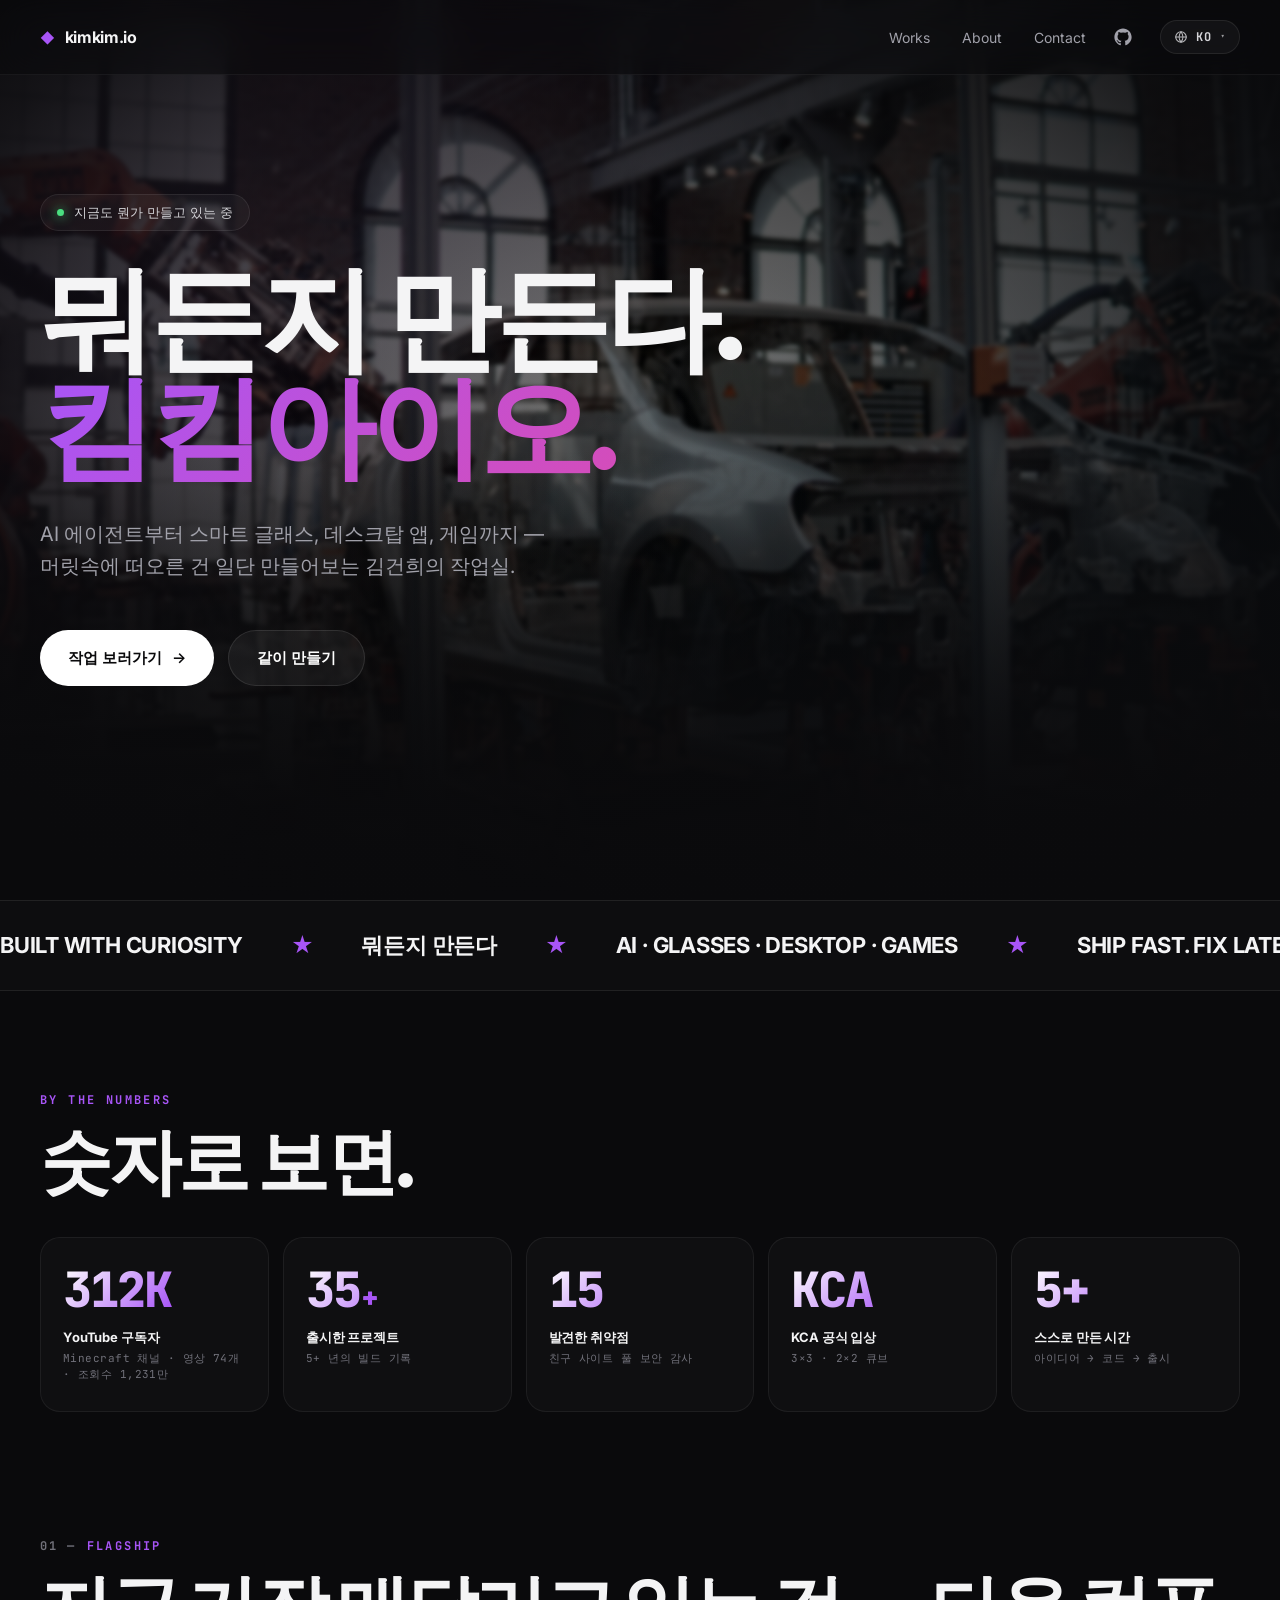
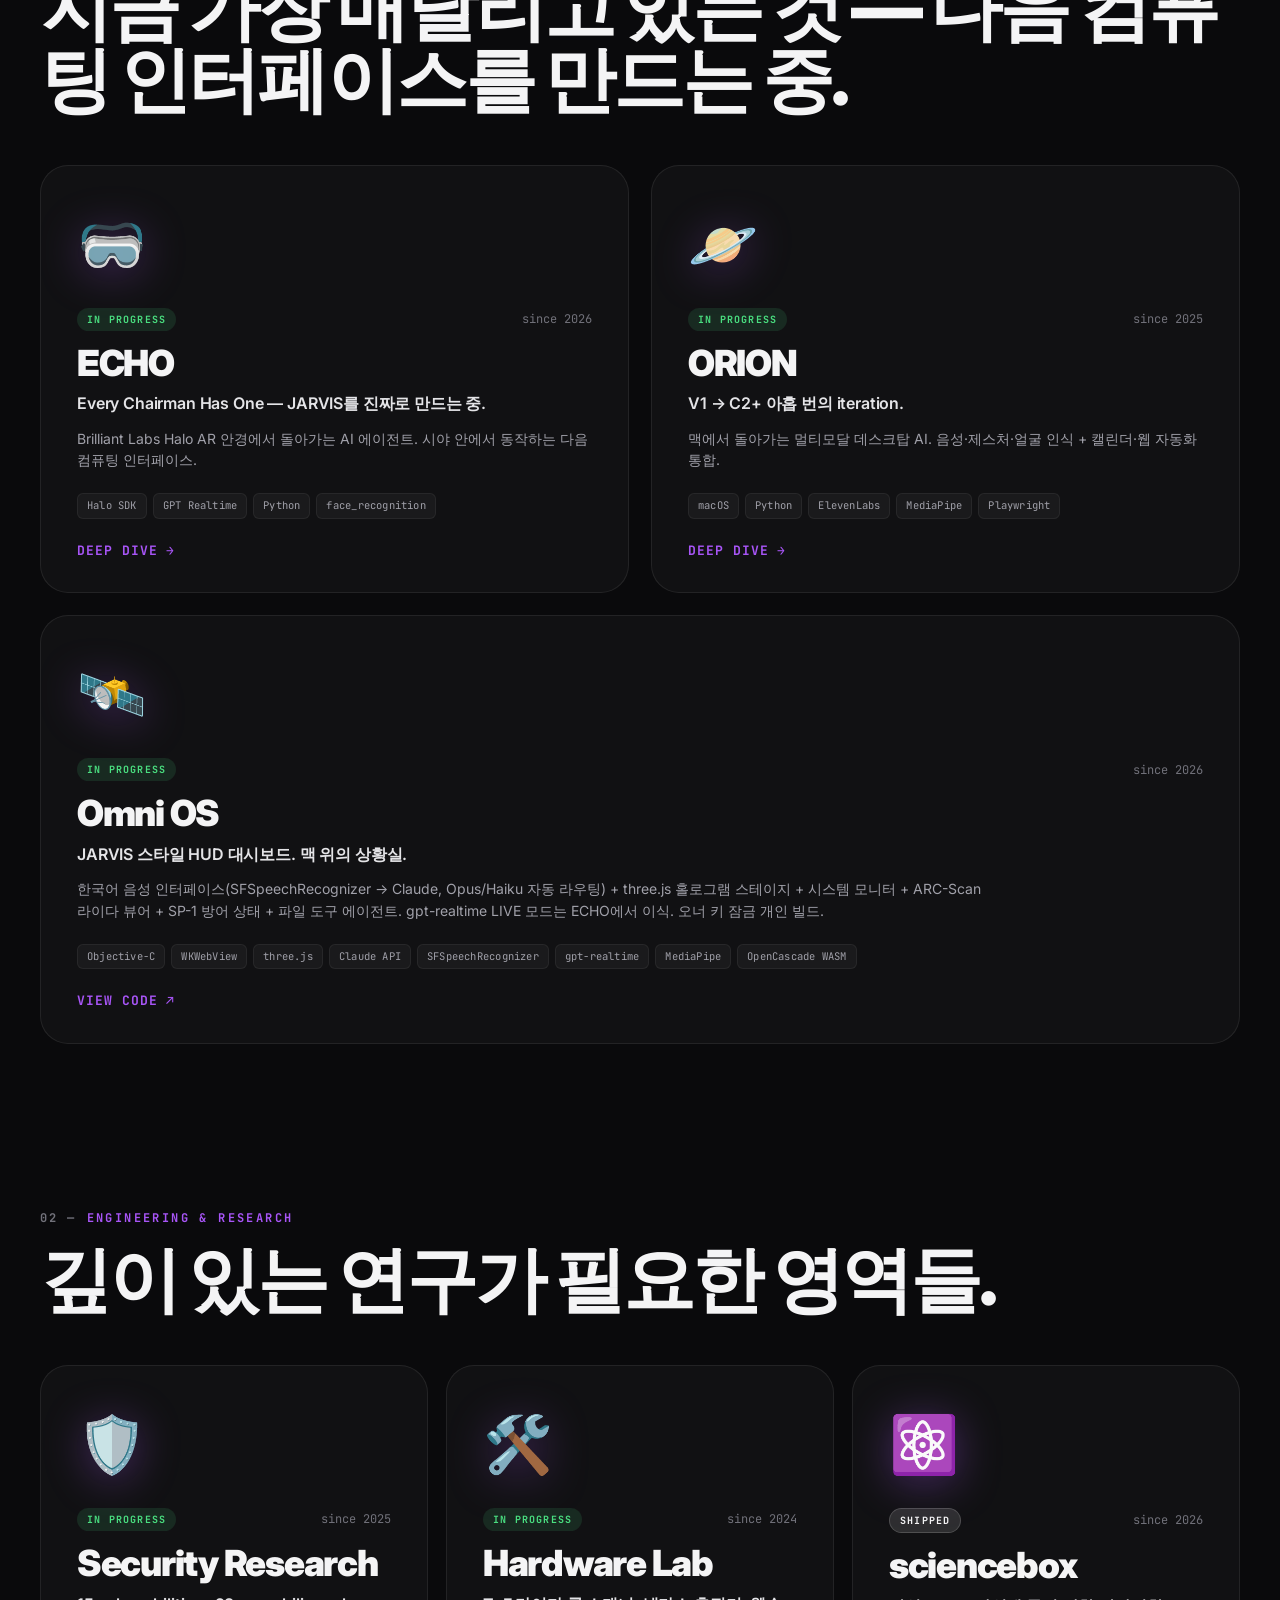
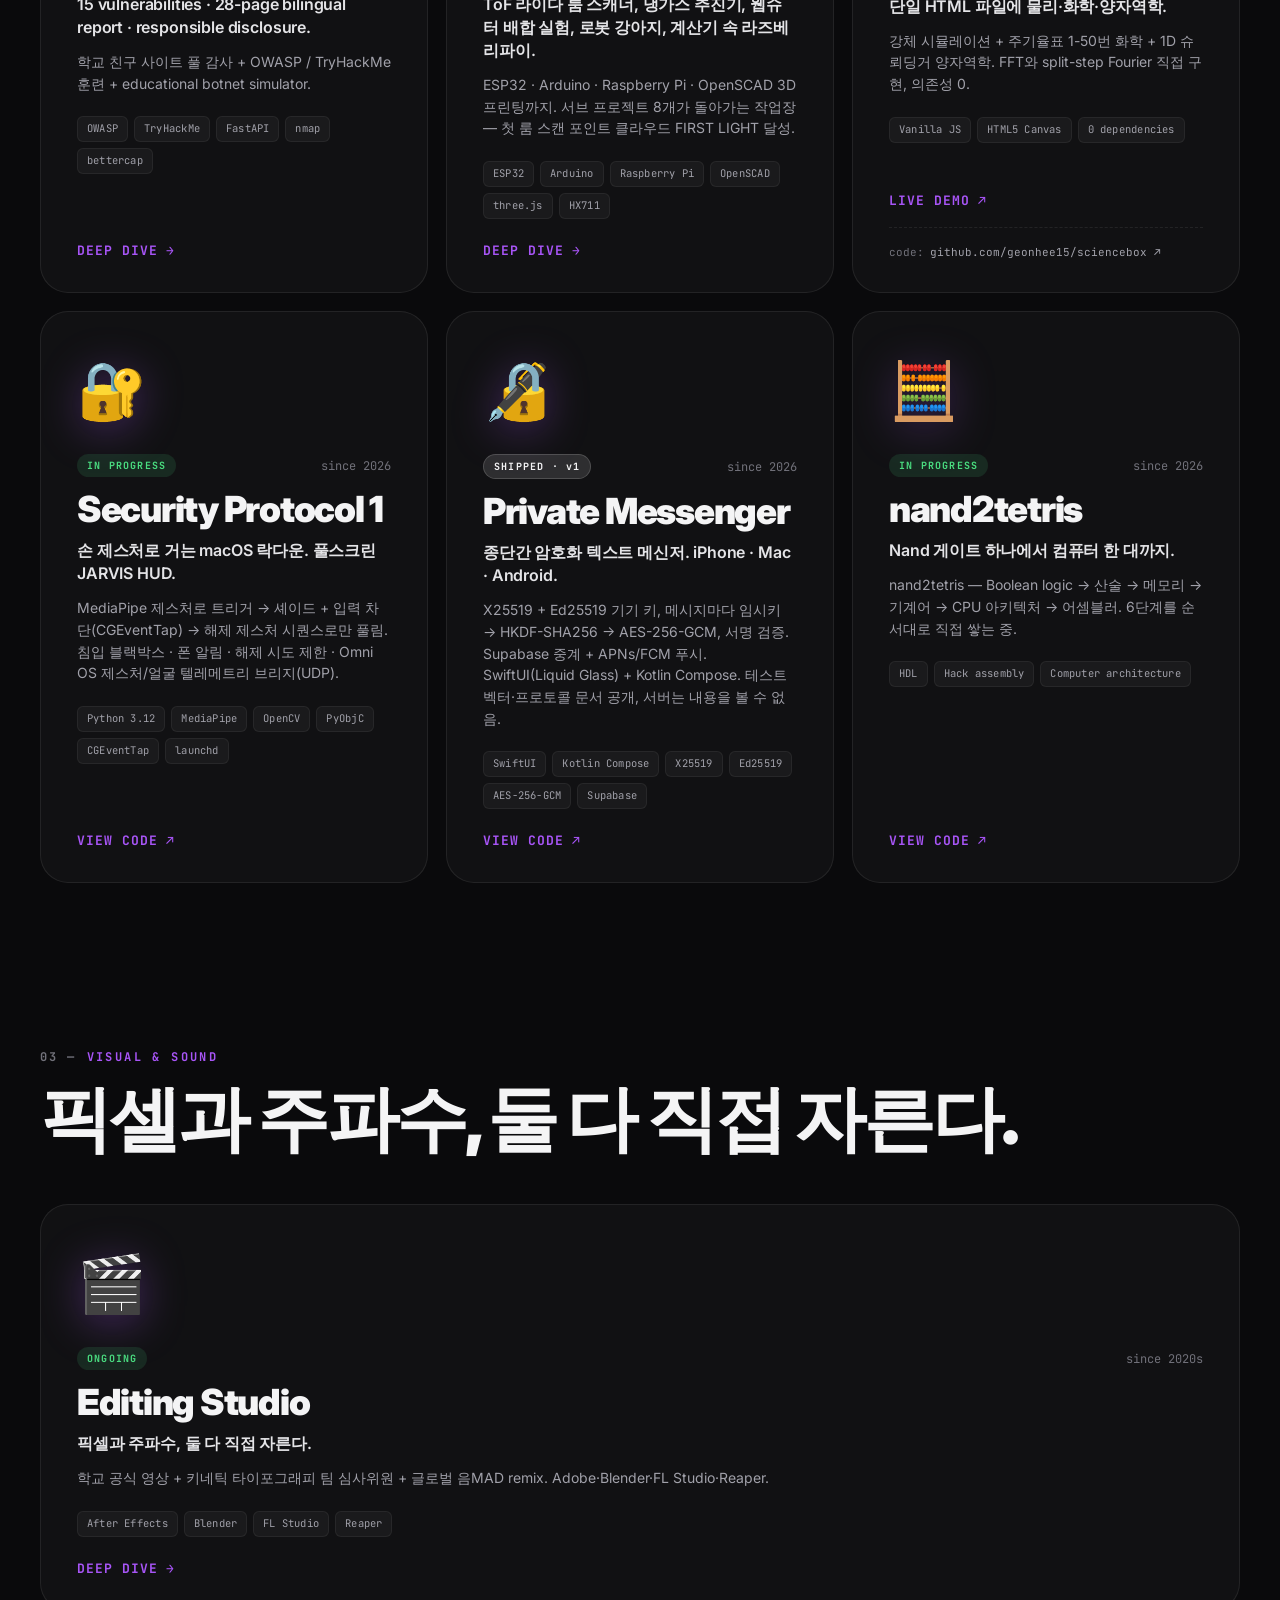
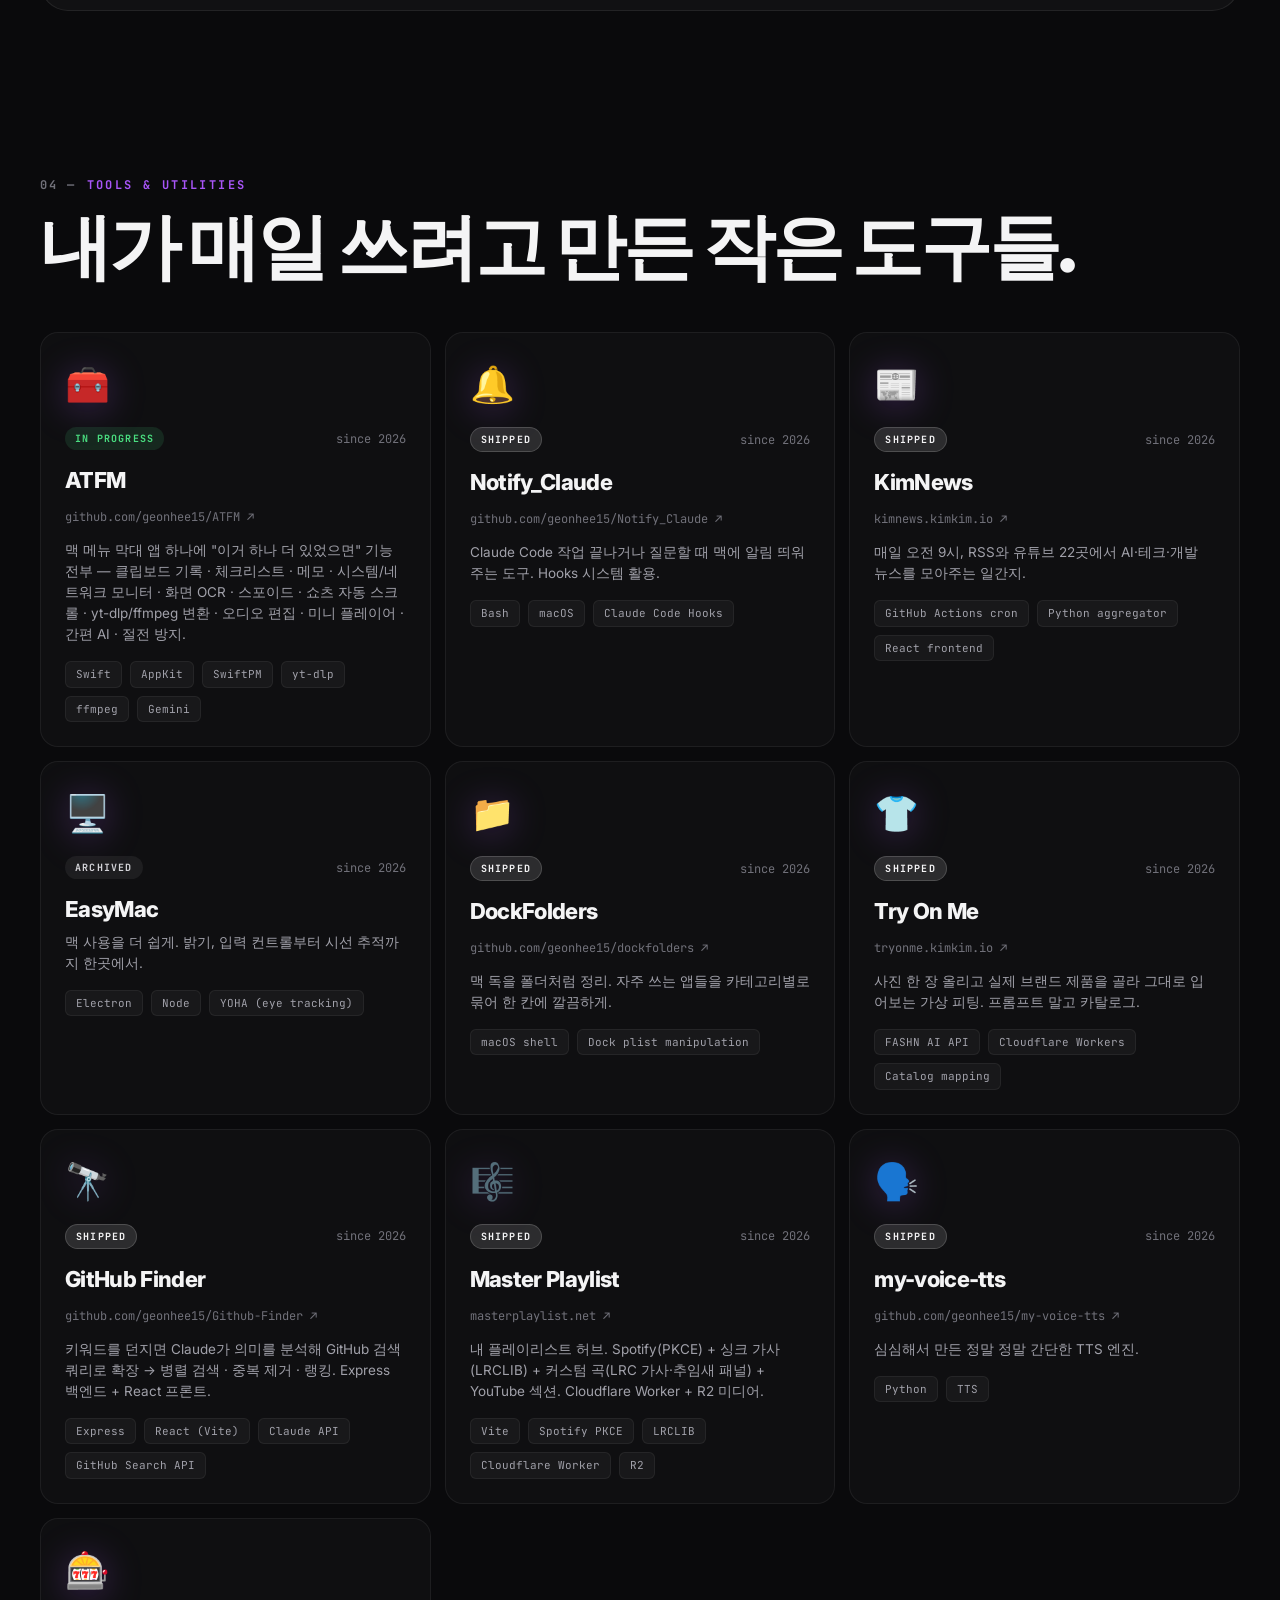
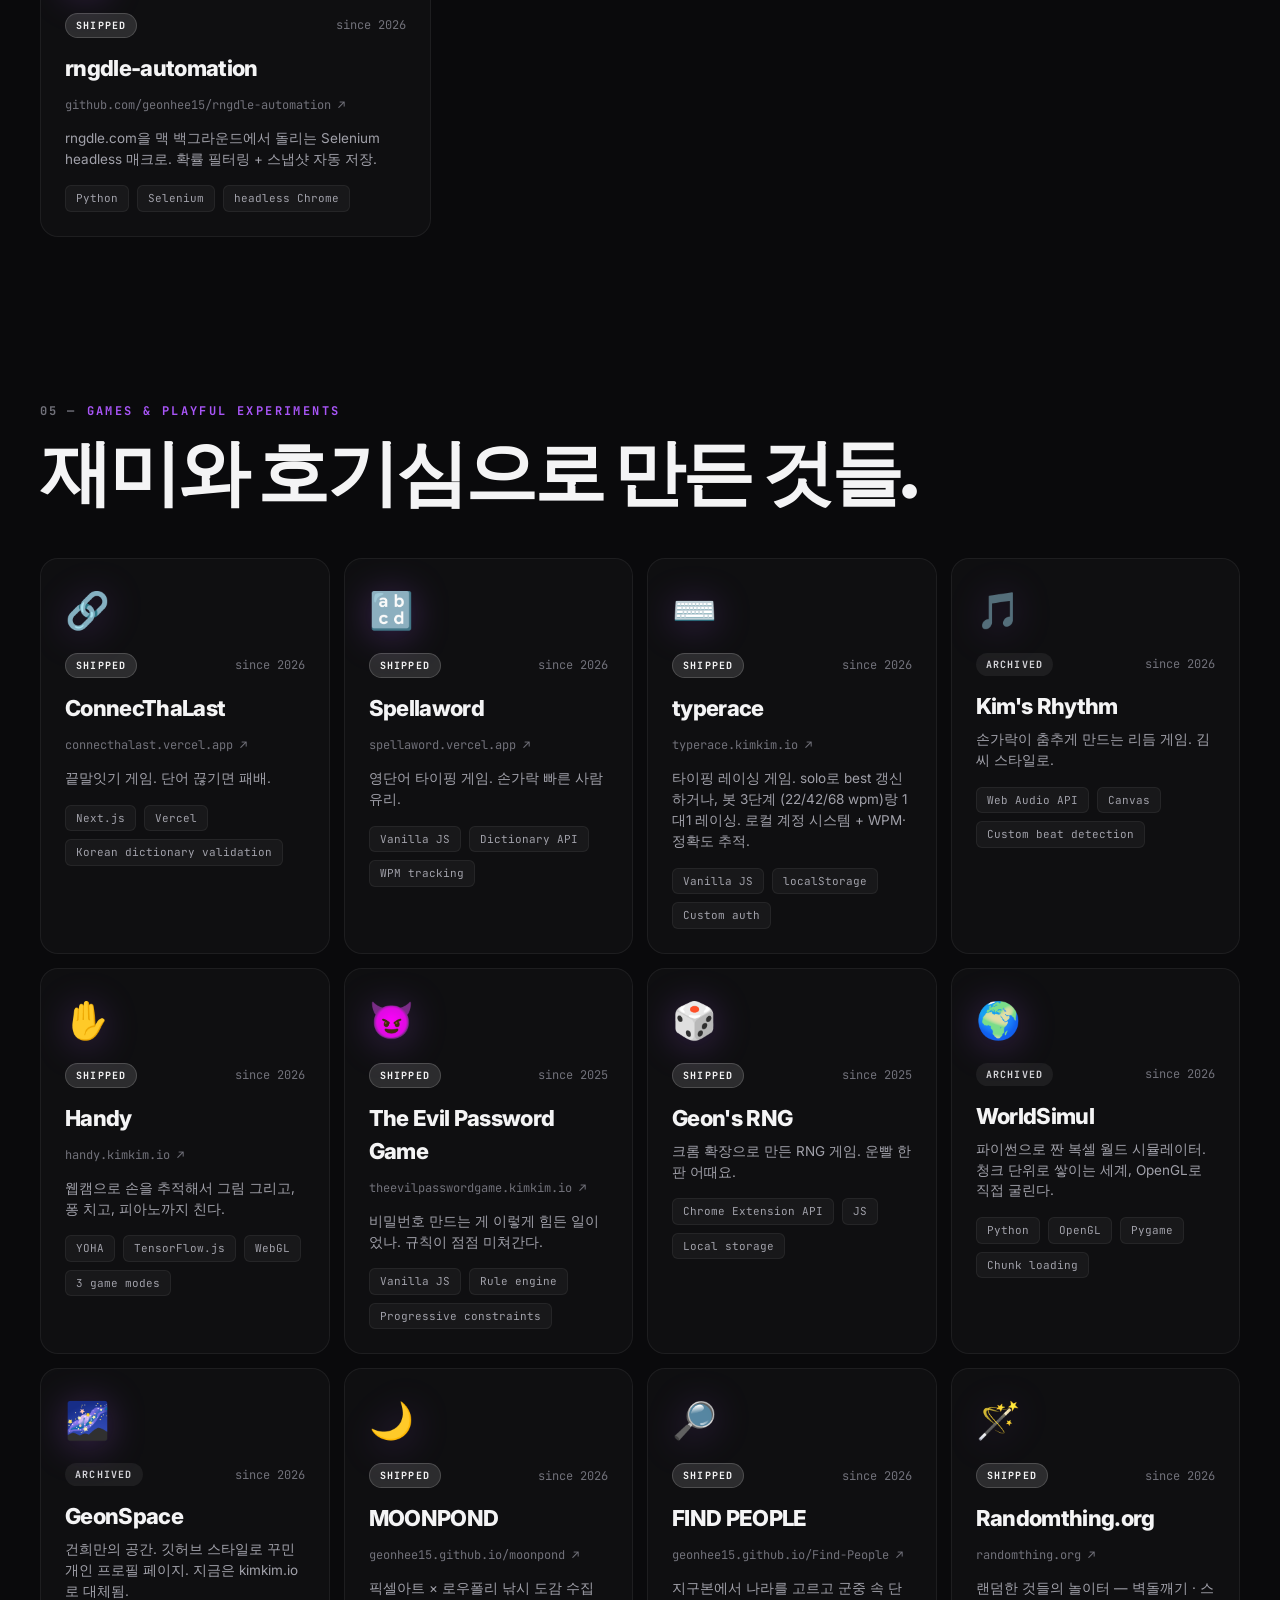
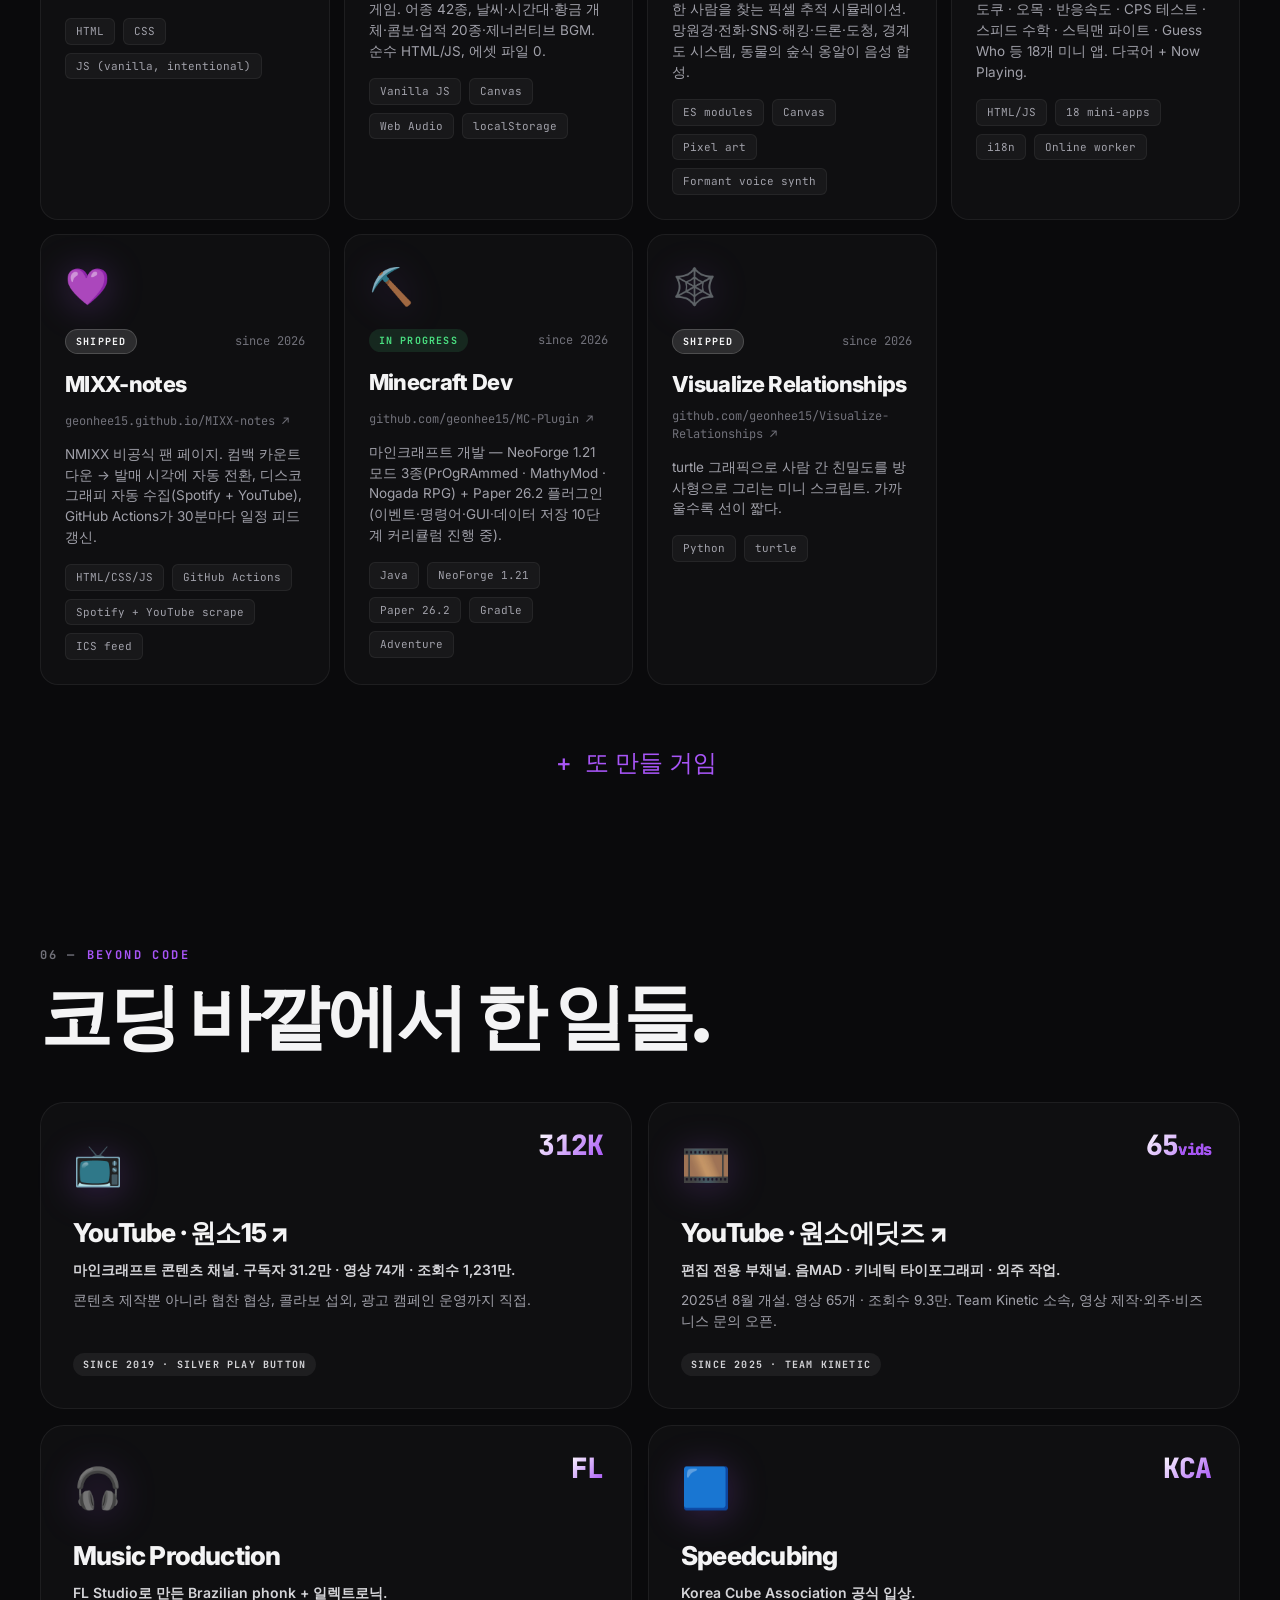
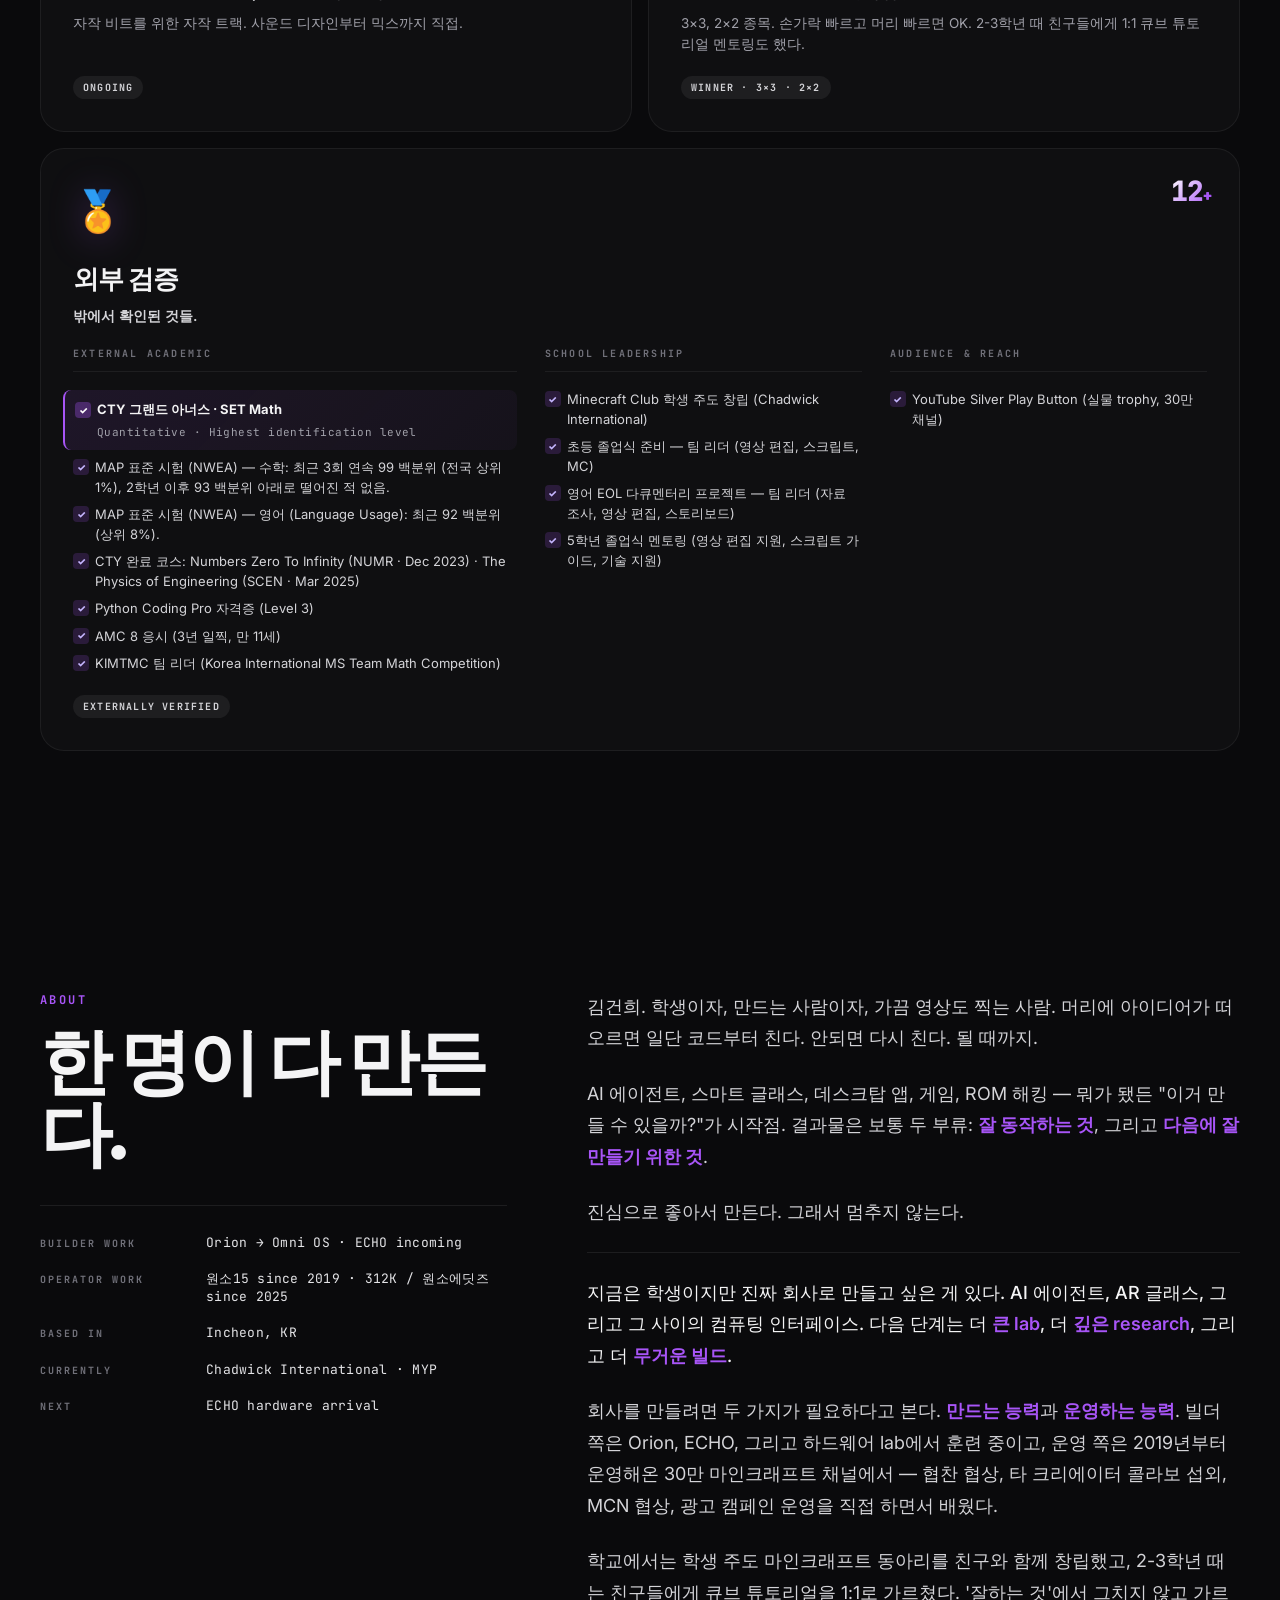
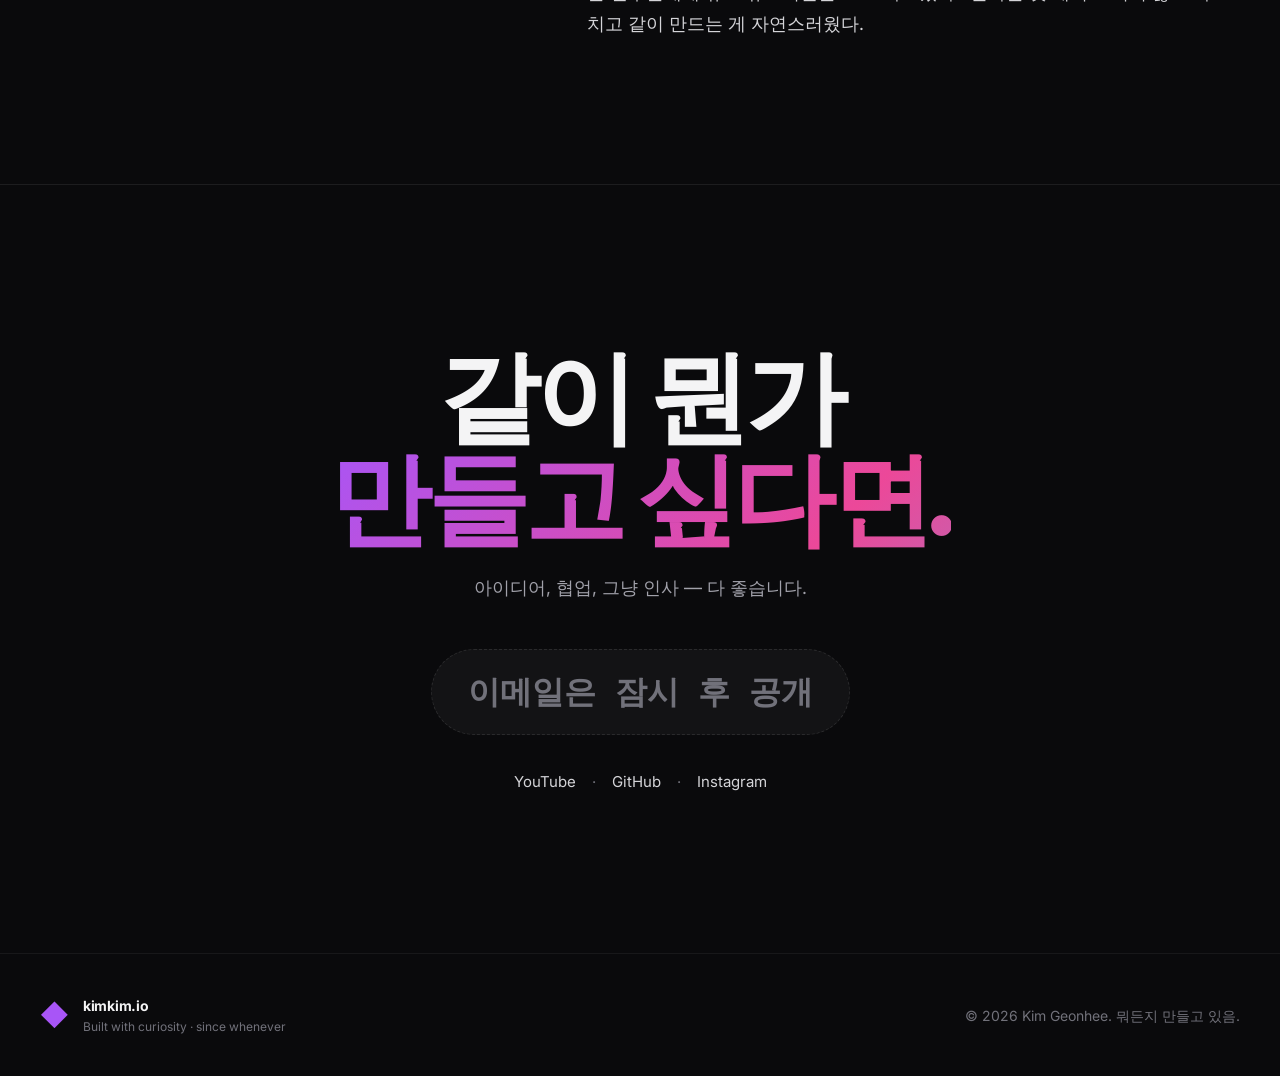
<file: index.html>
<!DOCTYPE html>
<html lang="ko">
<head>
<meta charset="UTF-8" />
<meta name="viewport" content="width=device-width, initial-scale=1.0" />
<title>Kimkim.io — 뭐든지 만든다</title>
<meta name="description" content="김건희가 만든 모든 것. AI, 글래스, 데스크탑 에이전트, 게임, 그리고 더." />
<link rel="icon" type="image/png" href="favicon.png" />
<link rel="apple-touch-icon" href="favicon.png" />
<link rel="preconnect" href="https://fonts.googleapis.com">
<link rel="preconnect" href="https://fonts.gstatic.com" crossorigin>
<link href="https://fonts.googleapis.com/css2?family=Inter:wght@400;500;700;900&family=Pretendard:wght@400;500;700;900&family=JetBrains+Mono:wght@400;700&display=swap" rel="stylesheet">
<link rel="stylesheet" href="styles.css" />
</head>
<body>

<!-- background -->
<div class="bg-grid"></div>
<div class="bg-gradient"></div>
<div class="bg-noise"></div>

<!-- nav (partial injected from /partials/nav.html) -->
<nav class="nav nav-placeholder" id="navHost" data-partial="/partials/nav.html"></nav>

<!-- hero -->
<section class="hero">
  <div class="hero-bg">
    <img src="factory.jpg" alt="" />
    <div class="hero-bg-vignette"></div>
  </div>
  <div class="hero-eyebrow">
    <span class="dot"></span>
    <span data-i18n="hero.eyebrow">지금도 뭔가 만들고 있는 중</span>
  </div>

  <h1 class="hero-title">
    <span class="line" data-i18n="hero.title1">뭐든지 만든다.</span>
    <span class="line gradient" data-i18n="hero.title2">킴킴아이오.</span>
  </h1>

  <p class="hero-sub" data-i18n="hero.sub">
    AI 에이전트부터 스마트 글래스, 데스크탑 앱, 게임까지 —<br />
    머릿속에 떠오른 건 일단 만들어보는 김건희의 작업실.
  </p>

  <div class="hero-cta">
    <a href="#works" class="btn btn-primary">
      <span data-i18n="hero.cta1">작업 보러가기</span>
      <span class="arrow">→</span>
    </a>
    <a href="#contact" class="btn btn-ghost" data-i18n="hero.cta2">같이 만들기</a>
  </div>
</section>

<!-- ticker -->
<div class="ticker">
  <div class="ticker-track">
    <span>BUILT WITH CURIOSITY</span><span>★</span>
    <span>뭐든지 만든다</span><span>★</span>
    <span>AI · GLASSES · DESKTOP · GAMES</span><span>★</span>
    <span>SHIP FAST. FIX LATER.</span><span>★</span>
    <span>킴킴아이오</span><span>★</span>
    <span>BUILT WITH CURIOSITY</span><span>★</span>
    <span>뭐든지 만든다</span><span>★</span>
    <span>AI · GLASSES · DESKTOP · GAMES</span><span>★</span>
    <span>SHIP FAST. FIX LATER.</span><span>★</span>
    <span>킴킴아이오</span><span>★</span>
  </div>
</div>

<!-- impact metrics -->
<section class="impact" id="impact">
  <header class="section-header">
    <div class="section-eyebrow" data-i18n="impact.eyebrow">BY THE NUMBERS</div>
    <h2 class="section-title" data-i18n="impact.title">숫자로 보면.</h2>
  </header>
  <div class="impact-grid">
    <div class="impact-card">
      <div class="impact-num">312K</div>
      <div class="impact-label" data-i18n="impact.youtube.label">YouTube 구독자</div>
      <div class="impact-meta" data-i18n="impact.youtube.meta">Minecraft 채널 · since 2019</div>
    </div>
    <div class="impact-card">
      <div class="impact-num">35<span class="impact-num-suffix">+</span></div>
      <div class="impact-label" data-i18n="impact.projects.label">출시한 프로젝트</div>
      <div class="impact-meta" data-i18n="impact.projects.meta">5+ 년의 빌드 기록</div>
    </div>
    <div class="impact-card">
      <div class="impact-num">15</div>
      <div class="impact-label" data-i18n="impact.vulns.label">발견한 취약점</div>
      <div class="impact-meta" data-i18n="impact.vulns.meta">친구 사이트 풀 보안 감사</div>
    </div>
    <div class="impact-card">
      <div class="impact-num">KCA</div>
      <div class="impact-label" data-i18n="impact.cube.label">KCA 공식 입상</div>
      <div class="impact-meta" data-i18n="impact.cube.meta">3×3 · 2×2 큐브</div>
    </div>
    <div class="impact-card">
      <div class="impact-num">5+</div>
      <div class="impact-label" data-i18n="impact.years.label">스스로 만든 시간</div>
      <div class="impact-meta" data-i18n="impact.years.meta">아이디어 → 코드 → 출시</div>
    </div>
  </div>
</section>

<!-- ============================================
     SECTION 1 — FLAGSHIP
     ============================================ -->
<section class="ia-section" id="flagship">
  <header class="section-header">
    <div class="section-eyebrow"><span class="section-num">01 —</span> FLAGSHIP</div>
    <h2 class="section-title" data-i18n="section.flagship.title">지금 가장 매달리고 있는 것 — 다음 컴퓨팅 인터페이스를 만드는 중.</h2>
  </header>
  <div class="flagship-grid">
    <a href="/works/echo/" class="major-card">
      <div class="major-card-emoji">🥽</div>
      <div class="major-card-meta">
        <span class="tag tag-live">IN PROGRESS</span>
        <span class="major-card-year">since 2026</span>
      </div>
      <h3 class="major-card-title">ECHO</h3>
      <p class="major-card-tagline" data-i18n="major.echo.tagline">Every Chairman Has One — JARVIS를 진짜로 만드는 중.</p>
      <p class="major-card-desc" data-i18n="major.echo.desc">Brilliant Labs Halo AR 안경에서 돌아가는 AI 에이전트. 시야 안에서 동작하는 다음 컴퓨팅 인터페이스.</p>
      <div class="major-card-stack">
        <span>Halo SDK</span><span>GPT Realtime</span><span>Python</span><span>face_recognition</span>
      </div>
      <div class="major-card-cta">
        <span data-i18n="major.deepdive">Deep dive</span> <span class="arrow">→</span>
      </div>
    </a>

    <a href="/works/orion/" class="major-card">
      <div class="major-card-emoji">🪐</div>
      <div class="major-card-meta">
        <span class="tag tag-live">IN PROGRESS</span>
        <span class="major-card-year">since 2025</span>
      </div>
      <h3 class="major-card-title">ORION</h3>
      <p class="major-card-tagline" data-i18n="major.orion.tagline">V1 → C2+ 아홉 번의 iteration.</p>
      <p class="major-card-desc" data-i18n="major.orion.desc">맥에서 돌아가는 멀티모달 데스크탑 AI. 음성·제스처·얼굴 인식 + 캘린더·웹 자동화 통합.</p>
      <div class="major-card-stack">
        <span>macOS</span><span>Python</span><span>ElevenLabs</span><span>MediaPipe</span><span>Playwright</span>
      </div>
      <div class="major-card-cta">
        <span data-i18n="major.deepdive">Deep dive</span> <span class="arrow">→</span>
      </div>
    </a>

    <a href="https://github.com/geonhee15/Omni_OS" target="_blank" rel="noopener" class="major-card major-card-wide">
      <div class="major-card-emoji">🛰️</div>
      <div class="major-card-meta">
        <span class="tag tag-live">IN PROGRESS</span>
        <span class="major-card-year">since 2026</span>
      </div>
      <h3 class="major-card-title">Omni OS</h3>
      <p class="major-card-tagline" data-i18n="major.omni.tagline">JARVIS 스타일 HUD 대시보드. 맥 위의 상황실.</p>
      <p class="major-card-desc" data-i18n="major.omni.desc">한국어 음성 인터페이스(SFSpeechRecognizer → Claude, Opus/Haiku 자동 라우팅) + three.js 홀로그램 스테이지 + 시스템 모니터 + ARC-Scan 라이다 뷰어 + SP-1 방어 상태 + 파일 도구 에이전트. gpt-realtime LIVE 모드는 ECHO에서 이식. 오너 키 잠금 개인 빌드.</p>
      <div class="major-card-stack">
        <span>Objective-C</span><span>WKWebView</span><span>three.js</span><span>Claude API</span><span>SFSpeechRecognizer</span><span>gpt-realtime</span><span>MediaPipe</span><span>OpenCascade WASM</span>
      </div>
      <div class="major-card-cta">
        <span data-i18n="major.viewCode">View code</span> <span class="arrow">↗</span>
      </div>
    </a>
  </div>
</section>

<!-- ============================================
     SECTION 2 — ENGINEERING & RESEARCH
     ============================================ -->
<section class="ia-section" id="engineering">
  <header class="section-header">
    <div class="section-eyebrow"><span class="section-num">02 —</span> ENGINEERING & RESEARCH</div>
    <h2 class="section-title" data-i18n="section.engineering.title">깊이 있는 연구가 필요한 영역들.</h2>
  </header>
  <div class="engineering-grid">
    <a href="/works/cybersecurity/" class="major-card">
      <div class="major-card-emoji">🛡️</div>
      <div class="major-card-meta">
        <span class="tag tag-live">IN PROGRESS</span>
        <span class="major-card-year">since 2025</span>
      </div>
      <h3 class="major-card-title">Security Research</h3>
      <p class="major-card-tagline" data-i18n="major.cyber.tagline">15 vulnerabilities · 28-page bilingual report · responsible disclosure.</p>
      <p class="major-card-desc" data-i18n="major.cyber.desc">학교 친구 사이트 풀 감사 + OWASP / TryHackMe 훈련 + educational botnet simulator.</p>
      <div class="major-card-stack">
        <span>OWASP</span><span>TryHackMe</span><span>FastAPI</span><span>nmap</span><span>bettercap</span>
      </div>
      <div class="major-card-cta">
        <span data-i18n="major.deepdive">Deep dive</span> <span class="arrow">→</span>
      </div>
    </a>

    <a href="/works/hardware/" class="major-card">
      <div class="major-card-emoji">🛠️</div>
      <div class="major-card-meta">
        <span class="tag tag-live">IN PROGRESS</span>
        <span class="major-card-year">since 2024</span>
      </div>
      <h3 class="major-card-title">Hardware Lab</h3>
      <p class="major-card-tagline" data-i18n="major.hardware.tagline">ToF 라이다 룸 스캐너, 냉가스 추진기, 웹슈터 배합 실험, 로봇 강아지, 계산기 속 라즈베리파이.</p>
      <p class="major-card-desc" data-i18n="major.hardware.desc">ESP32 · Arduino · Raspberry Pi · OpenSCAD 3D 프린팅까지. 서브 프로젝트 8개가 돌아가는 작업장 — 첫 룸 스캔 포인트 클라우드 FIRST LIGHT 달성.</p>
      <div class="major-card-stack">
        <span>ESP32</span><span>Arduino</span><span>Raspberry Pi</span><span>OpenSCAD</span><span>three.js</span><span>HX711</span>
      </div>
      <div class="major-card-cta">
        <span data-i18n="major.deepdive">Deep dive</span> <span class="arrow">→</span>
      </div>
    </a>

    <div class="major-card" role="link" tabindex="0" data-href="https://sciencebox.kimkim.io" aria-label="Open sciencebox live demo">
      <div class="major-card-emoji">⚛️</div>
      <div class="major-card-meta">
        <span class="tag tag-shipped">SHIPPED</span>
        <span class="major-card-year">since 2026</span>
      </div>
      <h3 class="major-card-title">sciencebox</h3>
      <p class="major-card-tagline" data-i18n="major.sciencebox.tagline">단일 HTML 파일에 물리·화학·양자역학.</p>
      <p class="major-card-desc" data-i18n="major.sciencebox.desc">강체 시뮬레이션 + 주기율표 1-50번 화학 + 1D 슈뢰딩거 양자역학. FFT와 split-step Fourier 직접 구현, 의존성 0.</p>
      <div class="major-card-stack">
        <span>Vanilla JS</span><span>HTML5 Canvas</span><span>0 dependencies</span>
      </div>
      <div class="major-card-cta">
        <span data-i18n="major.openExternal">Live demo</span> <span class="arrow">↗</span>
      </div>
      <div class="major-card-extra-link">
        <span>code:</span><a href="https://github.com/geonhee15/sciencebox" target="_blank" rel="noopener">github.com/geonhee15/sciencebox ↗</a>
      </div>
    </div>

    <a href="https://github.com/geonhee15/Security-Protocol-1" target="_blank" rel="noopener" class="major-card">
      <div class="major-card-emoji">🔐</div>
      <div class="major-card-meta">
        <span class="tag tag-live">IN PROGRESS</span>
        <span class="major-card-year">since 2026</span>
      </div>
      <h3 class="major-card-title">Security Protocol 1</h3>
      <p class="major-card-tagline" data-i18n="major.sp1.tagline">손 제스처로 거는 macOS 락다운. 풀스크린 JARVIS HUD.</p>
      <p class="major-card-desc" data-i18n="major.sp1.desc">MediaPipe 제스처로 트리거 → 셰이드 + 입력 차단(CGEventTap) → 해제 제스처 시퀀스로만 풀림. 침입 블랙박스 · 폰 알림 · 해제 시도 제한 · Omni OS 제스처/얼굴 텔레메트리 브리지(UDP).</p>
      <div class="major-card-stack">
        <span>Python 3.12</span><span>MediaPipe</span><span>OpenCV</span><span>PyObjC</span><span>CGEventTap</span><span>launchd</span>
      </div>
      <div class="major-card-cta">
        <span data-i18n="major.viewCode">View code</span> <span class="arrow">↗</span>
      </div>
    </a>

    <a href="https://github.com/geonhee15/private-messenger" target="_blank" rel="noopener" class="major-card">
      <div class="major-card-emoji">🔏</div>
      <div class="major-card-meta">
        <span class="tag tag-shipped">SHIPPED · v1</span>
        <span class="major-card-year">since 2026</span>
      </div>
      <h3 class="major-card-title">Private Messenger</h3>
      <p class="major-card-tagline" data-i18n="major.pm.tagline">종단간 암호화 텍스트 메신저. iPhone · Mac · Android.</p>
      <p class="major-card-desc" data-i18n="major.pm.desc">X25519 + Ed25519 기기 키, 메시지마다 임시키 → HKDF-SHA256 → AES-256-GCM, 서명 검증. Supabase 중계 + APNs/FCM 푸시. SwiftUI(Liquid Glass) + Kotlin Compose. 테스트 벡터·프로토콜 문서 공개, 서버는 내용을 볼 수 없음.</p>
      <div class="major-card-stack">
        <span>SwiftUI</span><span>Kotlin Compose</span><span>X25519</span><span>Ed25519</span><span>AES-256-GCM</span><span>Supabase</span>
      </div>
      <div class="major-card-cta">
        <span data-i18n="major.viewCode">View code</span> <span class="arrow">↗</span>
      </div>
    </a>

    <a href="https://github.com/geonhee15/nand2tetris" target="_blank" rel="noopener" class="major-card">
      <div class="major-card-emoji">🧮</div>
      <div class="major-card-meta">
        <span class="tag tag-live">IN PROGRESS</span>
        <span class="major-card-year">since 2026</span>
      </div>
      <h3 class="major-card-title">nand2tetris</h3>
      <p class="major-card-tagline" data-i18n="major.nand.tagline">Nand 게이트 하나에서 컴퓨터 한 대까지.</p>
      <p class="major-card-desc" data-i18n="major.nand.desc">nand2tetris — Boolean logic → 산술 → 메모리 → 기계어 → CPU 아키텍처 → 어셈블러. 6단계를 순서대로 직접 쌓는 중.</p>
      <div class="major-card-stack">
        <span>HDL</span><span>Hack assembly</span><span>Computer architecture</span>
      </div>
      <div class="major-card-cta">
        <span data-i18n="major.viewCode">View code</span> <span class="arrow">↗</span>
      </div>
    </a>
  </div>
</section>

<!-- ============================================
     SECTION 3 — VISUAL & SOUND
     ============================================ -->
<section class="ia-section" id="visual-sound">
  <header class="section-header">
    <div class="section-eyebrow"><span class="section-num">03 —</span> VISUAL & SOUND</div>
    <h2 class="section-title" data-i18n="section.visualSound.title">픽셀과 주파수, 둘 다 직접 자른다.</h2>
  </header>
  <div class="visualsound-grid">
    <a href="/works/editing-studio/" class="major-card">
      <div class="major-card-emoji">🎬</div>
      <div class="major-card-meta">
        <span class="tag tag-live">ONGOING</span>
        <span class="major-card-year">since 2020s</span>
      </div>
      <h3 class="major-card-title">Editing Studio</h3>
      <p class="major-card-tagline" data-i18n="major.editing.tagline">픽셀과 주파수, 둘 다 직접 자른다.</p>
      <p class="major-card-desc" data-i18n="major.editing.desc">학교 공식 영상 + 키네틱 타이포그래피 팀 심사위원 + 글로벌 음MAD remix. Adobe·Blender·FL Studio·Reaper.</p>
      <div class="major-card-stack">
        <span>After Effects</span><span>Blender</span><span>FL Studio</span><span>Reaper</span>
      </div>
      <div class="major-card-cta">
        <span data-i18n="major.deepdive">Deep dive</span> <span class="arrow">→</span>
      </div>
    </a>
  </div>
</section>

<!-- ============================================
     SECTION 4 — TOOLS & UTILITIES
     ============================================ -->
<section class="ia-section" id="tools">
  <header class="section-header">
    <div class="section-eyebrow"><span class="section-num">04 —</span> TOOLS & UTILITIES</div>
    <h2 class="section-title" data-i18n="section.tools.title">내가 매일 쓰려고 만든 작은 도구들.</h2>
  </header>

  <div class="tools-grid">
    <a href="https://github.com/geonhee15/ATFM" target="_blank" rel="noopener" class="card">
      <div class="card-emoji">🧰</div>
      <div class="card-meta">
        <span class="tag tag-live">IN PROGRESS</span>
        <span class="card-year">since 2026</span>
      </div>
      <h3 class="card-title">ATFM</h3>
      <span class="card-url">github.com/geonhee15/ATFM ↗</span>
      <p class="card-desc" data-i18n="card.atfm.desc">맥 메뉴 막대 앱 하나에 "이거 하나 더 있었으면" 기능 전부 — 클립보드 기록 · 체크리스트 · 메모 · 시스템/네트워크 모니터 · 화면 OCR · 스포이드 · 쇼츠 자동 스크롤 · yt-dlp/ffmpeg 변환 · 오디오 편집 · 미니 플레이어 · 간편 AI · 절전 방지.</p>
      <div class="card-stack">
        <span>Swift</span><span>AppKit</span><span>SwiftPM</span><span>yt-dlp</span><span>ffmpeg</span><span>Gemini</span>
      </div>
    </a>

    <a href="https://github.com/geonhee15/Notify_Claude" target="_blank" rel="noopener" class="card">
      <div class="card-emoji">🔔</div>
      <div class="card-meta">
        <span class="tag tag-shipped">SHIPPED</span>
        <span class="card-year">since 2026</span>
      </div>
      <h3 class="card-title">Notify_Claude</h3>
      <span class="card-url">github.com/geonhee15/Notify_Claude ↗</span>
      <p class="card-desc" data-i18n="card.notifyclaude.desc">Claude Code 작업 끝나거나 질문할 때 맥에 알림 띄워주는 도구. Hooks 시스템 활용.</p>
      <div class="card-stack">
        <span>Bash</span><span>macOS</span><span>Claude Code Hooks</span>
      </div>
    </a>
    <a href="https://kimnews.kimkim.io/" target="_blank" rel="noopener" class="card" data-playable="true">
      <div class="card-emoji">📰</div>
      <div class="card-meta">
        <span class="tag tag-shipped">SHIPPED</span>
        <span class="card-year">since 2026</span>
      </div>
      <h3 class="card-title">KimNews</h3>
      <span class="card-url">kimnews.kimkim.io ↗</span>
      <p class="card-desc" data-i18n="card.kimnews">매일 오전 9시, RSS와 유튜브 22곳에서 AI·테크·개발 뉴스를 모아주는 일간지.</p>
      <div class="card-stack">
        <span>GitHub Actions cron</span><span>Python aggregator</span><span>React frontend</span>
      </div>
    </a>

    <a href="#" class="card">
      <div class="card-emoji">🖥️</div>
      <div class="card-meta">
        <span class="tag">ARCHIVED</span>
        <span class="card-year">since 2026</span>
      </div>
      <h3 class="card-title">EasyMac</h3>
      <p class="card-desc" data-i18n="card.easymac">맥 사용을 더 쉽게. 밝기, 입력 컨트롤부터 시선 추적까지 한곳에서.</p>
      <div class="card-stack">
        <span>Electron</span><span>Node</span><span>YOHA (eye tracking)</span>
      </div>
    </a>

    <a href="https://github.com/geonhee15/dockfolders" target="_blank" rel="noopener" class="card" data-playable="true">
      <div class="card-emoji">📁</div>
      <div class="card-meta">
        <span class="tag tag-shipped">SHIPPED</span>
        <span class="card-year">since 2026</span>
      </div>
      <h3 class="card-title">DockFolders</h3>
      <span class="card-url">github.com/geonhee15/dockfolders ↗</span>
      <p class="card-desc" data-i18n="card.dockfolders">맥 독을 폴더처럼 정리. 자주 쓰는 앱들을 카테고리별로 묶어 한 칸에 깔끔하게.</p>
      <div class="card-stack">
        <span>macOS shell</span><span>Dock plist manipulation</span>
      </div>
    </a>

    <a href="https://tryonme.kimkim.io/" target="_blank" rel="noopener" class="card" data-playable="true">
      <div class="card-emoji">👕</div>
      <div class="card-meta">
        <span class="tag tag-shipped">SHIPPED</span>
        <span class="card-year">since 2026</span>
      </div>
      <h3 class="card-title">Try On Me</h3>
      <span class="card-url">tryonme.kimkim.io ↗</span>
      <p class="card-desc" data-i18n="card.tryonme">사진 한 장 올리고 실제 브랜드 제품을 골라 그대로 입어보는 가상 피팅. 프롬프트 말고 카탈로그.</p>
      <div class="card-stack">
        <span>FASHN AI API</span><span>Cloudflare Workers</span><span>Catalog mapping</span>
      </div>
    </a>

    <a href="https://github.com/geonhee15/Github-Finder" target="_blank" rel="noopener" class="card">
      <div class="card-emoji">🔭</div>
      <div class="card-meta">
        <span class="tag tag-shipped">SHIPPED</span>
        <span class="card-year">since 2026</span>
      </div>
      <h3 class="card-title">GitHub Finder</h3>
      <span class="card-url">github.com/geonhee15/Github-Finder ↗</span>
      <p class="card-desc" data-i18n="card.githubfinder.desc">키워드를 던지면 Claude가 의미를 분석해 GitHub 검색 쿼리로 확장 → 병렬 검색 · 중복 제거 · 랭킹. Express 백엔드 + React 프론트.</p>
      <div class="card-stack">
        <span>Express</span><span>React (Vite)</span><span>Claude API</span><span>GitHub Search API</span>
      </div>
    </a>

    <a href="https://masterplaylist.net/" target="_blank" rel="noopener" class="card" data-playable="true">
      <div class="card-emoji">🎼</div>
      <div class="card-meta">
        <span class="tag tag-shipped">SHIPPED</span>
        <span class="card-year">since 2026</span>
      </div>
      <h3 class="card-title">Master Playlist</h3>
      <span class="card-url">masterplaylist.net ↗</span>
      <p class="card-desc" data-i18n="card.masterplaylist.desc">내 플레이리스트 허브. Spotify(PKCE) + 싱크 가사(LRCLIB) + 커스텀 곡(LRC 가사·추임새 패널) + YouTube 섹션. Cloudflare Worker + R2 미디어.</p>
      <div class="card-stack">
        <span>Vite</span><span>Spotify PKCE</span><span>LRCLIB</span><span>Cloudflare Worker</span><span>R2</span>
      </div>
    </a>

    <a href="https://github.com/geonhee15/my-voice-tts" target="_blank" rel="noopener" class="card">
      <div class="card-emoji">🗣️</div>
      <div class="card-meta">
        <span class="tag tag-shipped">SHIPPED</span>
        <span class="card-year">since 2026</span>
      </div>
      <h3 class="card-title">my-voice-tts</h3>
      <span class="card-url">github.com/geonhee15/my-voice-tts ↗</span>
      <p class="card-desc" data-i18n="card.myvoicetts.desc">심심해서 만든 정말 정말 간단한 TTS 엔진.</p>
      <div class="card-stack">
        <span>Python</span><span>TTS</span>
      </div>
    </a>

    <a href="https://github.com/geonhee15/rngdle-automation" target="_blank" rel="noopener" class="card">
      <div class="card-emoji">🎰</div>
      <div class="card-meta">
        <span class="tag tag-shipped">SHIPPED</span>
        <span class="card-year">since 2026</span>
      </div>
      <h3 class="card-title">rngdle-automation</h3>
      <span class="card-url">github.com/geonhee15/rngdle-automation ↗</span>
      <p class="card-desc" data-i18n="card.rngdle.desc">rngdle.com을 맥 백그라운드에서 돌리는 Selenium headless 매크로. 확률 필터링 + 스냅샷 자동 저장.</p>
      <div class="card-stack">
        <span>Python</span><span>Selenium</span><span>headless Chrome</span>
      </div>
    </a>
  </div>
</section>

<!-- ============================================
     SECTION 5 — GAMES & PLAYFUL EXPERIMENTS
     ============================================ -->
<section class="ia-section" id="games">
  <header class="section-header">
    <div class="section-eyebrow"><span class="section-num">05 —</span> GAMES & PLAYFUL EXPERIMENTS</div>
    <h2 class="section-title" data-i18n="section.games.title">재미와 호기심으로 만든 것들.</h2>
  </header>

  <div class="games-grid">
    <a href="https://connecthalast.vercel.app/" target="_blank" rel="noopener" class="card" data-playable="true">
      <div class="card-emoji">🔗</div>
      <div class="card-meta">
        <span class="tag tag-shipped">SHIPPED</span>
        <span class="card-year">since 2026</span>
      </div>
      <h3 class="card-title">ConnecThaLast</h3>
      <span class="card-url">connecthalast.vercel.app ↗</span>
      <p class="card-desc" data-i18n="card.connecthalast">끝말잇기 게임. 단어 끊기면 패배.</p>
      <div class="card-stack">
        <span>Next.js</span><span>Vercel</span><span>Korean dictionary validation</span>
      </div>
    </a>

    <a href="https://spellaword.vercel.app/" target="_blank" rel="noopener" class="card" data-playable="true">
      <div class="card-emoji">🔡</div>
      <div class="card-meta">
        <span class="tag tag-shipped">SHIPPED</span>
        <span class="card-year">since 2026</span>
      </div>
      <h3 class="card-title">Spellaword</h3>
      <span class="card-url">spellaword.vercel.app ↗</span>
      <p class="card-desc" data-i18n="card.spellaword">영단어 타이핑 게임. 손가락 빠른 사람 유리.</p>
      <div class="card-stack">
        <span>Vanilla JS</span><span>Dictionary API</span><span>WPM tracking</span>
      </div>
    </a>

    <a href="https://typerace.kimkim.io/" target="_blank" rel="noopener" class="card" data-playable="true">
      <div class="card-emoji">⌨️</div>
      <div class="card-meta">
        <span class="tag tag-shipped">SHIPPED</span>
        <span class="card-year">since 2026</span>
      </div>
      <h3 class="card-title">typerace</h3>
      <span class="card-url">typerace.kimkim.io ↗</span>
      <p class="card-desc" data-i18n="card.typerace.desc">타이핑 레이싱 게임. solo로 best 갱신하거나, 봇 3단계 (22/42/68 wpm)랑 1대1 레이싱. 로컬 계정 시스템 + WPM·정확도 추적.</p>
      <div class="card-stack">
        <span>Vanilla JS</span><span>localStorage</span><span>Custom auth</span>
      </div>
    </a>

    <a href="#" class="card">
      <div class="card-emoji">🎵</div>
      <div class="card-meta">
        <span class="tag">ARCHIVED</span>
        <span class="card-year">since 2026</span>
      </div>
      <h3 class="card-title">Kim's Rhythm</h3>
      <p class="card-desc" data-i18n="card.kimsrhythm">손가락이 춤추게 만드는 리듬 게임. 김씨 스타일로.</p>
      <div class="card-stack">
        <span>Web Audio API</span><span>Canvas</span><span>Custom beat detection</span>
      </div>
    </a>

    <a href="https://handy.kimkim.io/" target="_blank" rel="noopener" class="card" data-playable="true">
      <div class="card-emoji">✋</div>
      <div class="card-meta">
        <span class="tag tag-shipped">SHIPPED</span>
        <span class="card-year">since 2026</span>
      </div>
      <h3 class="card-title">Handy</h3>
      <span class="card-url">handy.kimkim.io ↗</span>
      <p class="card-desc" data-i18n="card.handy">웹캠으로 손을 추적해서 그림 그리고, 퐁 치고, 피아노까지 친다.</p>
      <div class="card-stack">
        <span>YOHA</span><span>TensorFlow.js</span><span>WebGL</span><span>3 game modes</span>
      </div>
    </a>

    <a href="https://theevilpasswordgame.kimkim.io/" target="_blank" rel="noopener" class="card" data-playable="true">
      <div class="card-emoji">😈</div>
      <div class="card-meta">
        <span class="tag tag-shipped">SHIPPED</span>
        <span class="card-year">since 2025</span>
      </div>
      <h3 class="card-title">The Evil Password Game</h3>
      <span class="card-url">theevilpasswordgame.kimkim.io ↗</span>
      <p class="card-desc" data-i18n="card.evilpassword">비밀번호 만드는 게 이렇게 힘든 일이었나. 규칙이 점점 미쳐간다.</p>
      <div class="card-stack">
        <span>Vanilla JS</span><span>Rule engine</span><span>Progressive constraints</span>
      </div>
    </a>

    <a href="#" class="card">
      <div class="card-emoji">🎲</div>
      <div class="card-meta">
        <span class="tag tag-shipped">SHIPPED</span>
        <span class="card-year">since 2025</span>
      </div>
      <h3 class="card-title">Geon's RNG</h3>
      <p class="card-desc" data-i18n="card.geonsrng">크롬 확장으로 만든 RNG 게임. 운빨 한판 어때요.</p>
      <div class="card-stack">
        <span>Chrome Extension API</span><span>JS</span><span>Local storage</span>
      </div>
    </a>

    <a href="#" class="card">
      <div class="card-emoji">🌍</div>
      <div class="card-meta">
        <span class="tag">ARCHIVED</span>
        <span class="card-year">since 2026</span>
      </div>
      <h3 class="card-title">WorldSimul</h3>
      <p class="card-desc" data-i18n="card.worldsimul">파이썬으로 짠 복셀 월드 시뮬레이터. 청크 단위로 쌓이는 세계, OpenGL로 직접 굴린다.</p>
      <div class="card-stack">
        <span>Python</span><span>OpenGL</span><span>Pygame</span><span>Chunk loading</span>
      </div>
    </a>

    <a href="#" class="card">
      <div class="card-emoji">🌌</div>
      <div class="card-meta">
        <span class="tag">ARCHIVED</span>
        <span class="card-year">since 2026</span>
      </div>
      <h3 class="card-title">GeonSpace</h3>
      <p class="card-desc" data-i18n="card.geonspace">건희만의 공간. 깃허브 스타일로 꾸민 개인 프로필 페이지. 지금은 kimkim.io로 대체됨.</p>
      <div class="card-stack">
        <span>HTML</span><span>CSS</span><span>JS (vanilla, intentional)</span>
      </div>
    </a>

    <a href="https://geonhee15.github.io/moonpond/" target="_blank" rel="noopener" class="card" data-playable="true">
      <div class="card-emoji">🌙</div>
      <div class="card-meta">
        <span class="tag tag-shipped">SHIPPED</span>
        <span class="card-year">since 2026</span>
      </div>
      <h3 class="card-title">MOONPOND</h3>
      <span class="card-url">geonhee15.github.io/moonpond ↗</span>
      <p class="card-desc" data-i18n="card.moonpond.desc">픽셀아트 × 로우폴리 낚시 도감 수집 게임. 어종 42종, 날씨·시간대·황금 개체·콤보·업적 20종·제너러티브 BGM. 순수 HTML/JS, 에셋 파일 0.</p>
      <div class="card-stack">
        <span>Vanilla JS</span><span>Canvas</span><span>Web Audio</span><span>localStorage</span>
      </div>
    </a>

    <a href="https://geonhee15.github.io/Find-People/" target="_blank" rel="noopener" class="card" data-playable="true">
      <div class="card-emoji">🔎</div>
      <div class="card-meta">
        <span class="tag tag-shipped">SHIPPED</span>
        <span class="card-year">since 2026</span>
      </div>
      <h3 class="card-title">FIND PEOPLE</h3>
      <span class="card-url">geonhee15.github.io/Find-People ↗</span>
      <p class="card-desc" data-i18n="card.findpeople.desc">지구본에서 나라를 고르고 군중 속 단 한 사람을 찾는 픽셀 추적 시뮬레이션. 망원경·전화·SNS·해킹·드론·도청, 경계도 시스템, 동물의 숲식 옹알이 음성 합성.</p>
      <div class="card-stack">
        <span>ES modules</span><span>Canvas</span><span>Pixel art</span><span>Formant voice synth</span>
      </div>
    </a>

    <a href="https://randomthing.org/" target="_blank" rel="noopener" class="card" data-playable="true">
      <div class="card-emoji">🪄</div>
      <div class="card-meta">
        <span class="tag tag-shipped">SHIPPED</span>
        <span class="card-year">since 2026</span>
      </div>
      <h3 class="card-title">Randomthing.org</h3>
      <span class="card-url">randomthing.org ↗</span>
      <p class="card-desc" data-i18n="card.randomthing.desc">랜덤한 것들의 놀이터 — 벽돌깨기 · 스도쿠 · 오목 · 반응속도 · CPS 테스트 · 스피드 수학 · 스틱맨 파이트 · Guess Who 등 18개 미니 앱. 다국어 + Now Playing.</p>
      <div class="card-stack">
        <span>HTML/JS</span><span>18 mini-apps</span><span>i18n</span><span>Online worker</span>
      </div>
    </a>

    <a href="https://geonhee15.github.io/MIXX-notes/" target="_blank" rel="noopener" class="card" data-playable="true">
      <div class="card-emoji">💜</div>
      <div class="card-meta">
        <span class="tag tag-shipped">SHIPPED</span>
        <span class="card-year">since 2026</span>
      </div>
      <h3 class="card-title">MIXX-notes</h3>
      <span class="card-url">geonhee15.github.io/MIXX-notes ↗</span>
      <p class="card-desc" data-i18n="card.mixxnotes.desc">NMIXX 비공식 팬 페이지. 컴백 카운트다운 → 발매 시각에 자동 전환, 디스코그래피 자동 수집(Spotify + YouTube), GitHub Actions가 30분마다 일정 피드 갱신.</p>
      <div class="card-stack">
        <span>HTML/CSS/JS</span><span>GitHub Actions</span><span>Spotify + YouTube scrape</span><span>ICS feed</span>
      </div>
    </a>

    <a href="https://github.com/geonhee15/MC-Plugin" target="_blank" rel="noopener" class="card">
      <div class="card-emoji">⛏️</div>
      <div class="card-meta">
        <span class="tag tag-live">IN PROGRESS</span>
        <span class="card-year">since 2026</span>
      </div>
      <h3 class="card-title">Minecraft Dev</h3>
      <span class="card-url">github.com/geonhee15/MC-Plugin ↗</span>
      <p class="card-desc" data-i18n="card.mcdev.desc">마인크래프트 개발 — NeoForge 1.21 모드 3종(PrOgRAmmed · MathyMod · Nogada RPG) + Paper 26.2 플러그인(이벤트·명령어·GUI·데이터 저장 10단계 커리큘럼 진행 중).</p>
      <div class="card-stack">
        <span>Java</span><span>NeoForge 1.21</span><span>Paper 26.2</span><span>Gradle</span><span>Adventure</span>
      </div>
    </a>

    <a href="https://github.com/geonhee15/Visualize-Relationships" target="_blank" rel="noopener" class="card">
      <div class="card-emoji">🕸️</div>
      <div class="card-meta">
        <span class="tag tag-shipped">SHIPPED</span>
        <span class="card-year">since 2026</span>
      </div>
      <h3 class="card-title">Visualize Relationships</h3>
      <span class="card-url">github.com/geonhee15/Visualize-Relationships ↗</span>
      <p class="card-desc" data-i18n="card.vizrel.desc">turtle 그래픽으로 사람 간 친밀도를 방사형으로 그리는 미니 스크립트. 가까울수록 선이 짧다.</p>
      <div class="card-stack">
        <span>Python</span><span>turtle</span>
      </div>
    </a>
  </div>

  <div class="more-soon">
    <span>+</span> <span data-i18n="works.moreSoon">또 만들 거임</span>
  </div>
</section>

<!-- ============================================
     SECTION 6 — BEYOND CODE
     ============================================ -->
<section class="beyond ia-section" id="beyond">
  <header class="section-header">
    <div class="section-eyebrow"><span class="section-num">06 —</span> BEYOND CODE</div>
    <h2 class="section-title" data-i18n="section.beyond.title">코딩 바깥에서 한 일들.</h2>
  </header>
  <div class="beyond-grid">
    <a href="https://www.youtube.com/@원소15" target="_blank" rel="noopener" class="beyond-card beyond-card-link">
      <div class="beyond-emoji">📺</div>
      <div class="beyond-stat">312K</div>
      <h3 class="beyond-title" data-i18n="beyond.youtube.title">YouTube · 원소15 ↗</h3>
      <p class="beyond-tagline" data-i18n="beyond.youtube.tagline">마인크래프트 콘텐츠 채널. 구독자 31.2만 · 영상 74개 · 조회수 1,231만.</p>
      <p class="beyond-desc" data-i18n="beyond.youtube.desc">콘텐츠 제작뿐 아니라 협찬 협상, 콜라보 섭외, 광고 캠페인 운영까지 직접.</p>
      <div class="beyond-meta">
        <span class="tag">SINCE 2019 · SILVER PLAY BUTTON</span>
      </div>
    </a>

    <a href="https://www.youtube.com/@원소에딧즈" target="_blank" rel="noopener" class="beyond-card beyond-card-link">
      <div class="beyond-emoji">🎞️</div>
      <div class="beyond-stat">65<span class="beyond-stat-suffix">vids</span></div>
      <h3 class="beyond-title" data-i18n="beyond.youtube2.title">YouTube · 원소에딧즈 ↗</h3>
      <p class="beyond-tagline" data-i18n="beyond.youtube2.tagline">편집 전용 부채널. 음MAD · 키네틱 타이포그래피 · 외주 작업.</p>
      <p class="beyond-desc" data-i18n="beyond.youtube2.desc">2025년 8월 개설. 영상 65개 · 조회수 9.3만. Team Kinetic 소속, 영상 제작·외주·비즈니스 문의 오픈.</p>
      <div class="beyond-meta">
        <span class="tag">SINCE 2025 · TEAM KINETIC</span>
      </div>
    </a>

    <article class="beyond-card">
      <div class="beyond-emoji">🎧</div>
      <div class="beyond-stat">FL</div>
      <h3 class="beyond-title" data-i18n="beyond.music.title">Music Production</h3>
      <p class="beyond-tagline" data-i18n="beyond.music.tagline">FL Studio로 만든 Brazilian phonk + 일렉트로닉.</p>
      <p class="beyond-desc" data-i18n="beyond.music.desc">자작 비트를 위한 자작 트랙. 사운드 디자인부터 믹스까지 직접.</p>
      <div class="beyond-meta">
        <span class="tag">ONGOING</span>
      </div>
    </article>

    <article class="beyond-card beyond-card-clickable" data-modal-trigger="cube" tabindex="0" role="button" aria-label="Play speedcubing winner videos">
      <div class="beyond-emoji">🟦</div>
      <div class="beyond-stat">KCA</div>
      <div class="beyond-play-indicator" aria-hidden="true">
        <svg viewBox="0 0 24 24" width="13" height="13" fill="currentColor"><path d="M8 5v14l11-7z"/></svg>
      </div>
      <h3 class="beyond-title" data-i18n="beyond.cube.title">Speedcubing</h3>
      <p class="beyond-tagline" data-i18n="beyond.cube.tagline">Korea Cube Association 공식 입상.</p>
      <p class="beyond-desc" data-i18n="beyond.cube.desc">3×3, 2×2 종목. 손가락 빠르고 머리 빠르면 OK. 2-3학년 때 친구들에게 1:1 큐브 튜토리얼 멘토링도 했다.</p>
      <div class="beyond-meta">
        <span class="tag">WINNER · 3×3 · 2×2</span>
      </div>
    </article>

    <article class="beyond-card beyond-card-wide">
      <div class="beyond-emoji">🏅</div>
      <div class="beyond-stat">12<span class="beyond-stat-suffix">+</span></div>
      <h3 class="beyond-title" data-i18n="beyond.recognition.title">외부 검증</h3>
      <p class="beyond-tagline" data-i18n="beyond.recognition.tagline">밖에서 확인된 것들.</p>
      <div class="beyond-recognition-cols">
        <div class="beyond-recognition-group">
          <div class="beyond-recognition-group-label" data-i18n="beyond.recognition.group.academic">EXTERNAL ACADEMIC</div>
          <ul class="beyond-checklist">
            <li class="beyond-checklist-highlight">
              <strong data-i18n="beyond.recognition.cty.title">CTY 그랜드 아너스 · SET Math</strong>
              <span class="beyond-checklist-sub" data-i18n="beyond.recognition.cty.sub">Quantitative · Highest identification level</span>
            </li>
            <li data-i18n="beyond.recognition.mapMath">MAP 표준 시험 (NWEA) — 수학: 최근 3회 연속 99 백분위 (전국 상위 1%), 2학년 이후 93 백분위 아래로 떨어진 적 없음.</li>
            <li data-i18n="beyond.recognition.mapEnglish">MAP 표준 시험 (NWEA) — 영어 (Language Usage): 최근 92 백분위 (상위 8%).</li>
            <li data-i18n="beyond.recognition.cty.courses">CTY 완료 코스: Numbers Zero To Infinity (NUMR · Dec 2023) · The Physics of Engineering (SCEN · Mar 2025)</li>
            <li data-i18n="beyond.recognition.python">Python Coding Pro 자격증 (Level 3)</li>
            <li data-i18n="beyond.recognition.amc8">AMC 8 응시 (3년 일찍, 만 11세)</li>
            <li data-i18n="beyond.recognition.kimtmc">KIMTMC 팀 리더 (Korea International MS Team Math Competition)</li>
          </ul>
        </div>
        <div class="beyond-recognition-group">
          <div class="beyond-recognition-group-label" data-i18n="beyond.recognition.group.leadership">SCHOOL LEADERSHIP</div>
          <ul class="beyond-checklist">
            <li data-i18n="beyond.recognition.minecraft">Minecraft Club 학생 주도 창립 (Chadwick International)</li>
            <li data-i18n="beyond.recognition.elemGrad">초등 졸업식 준비 — 팀 리더 (영상 편집, 스크립트, MC)</li>
            <li data-i18n="beyond.recognition.eolDoc">영어 EOL 다큐멘터리 프로젝트 — 팀 리더 (자료 조사, 영상 편집, 스토리보드)</li>
            <li data-i18n="beyond.recognition.mentor5th">5학년 졸업식 멘토링 (영상 편집 지원, 스크립트 가이드, 기술 지원)</li>
          </ul>
        </div>
        <div class="beyond-recognition-group">
          <div class="beyond-recognition-group-label" data-i18n="beyond.recognition.group.reach">AUDIENCE & REACH</div>
          <ul class="beyond-checklist">
            <li data-i18n="beyond.recognition.silver">YouTube Silver Play Button (실물 trophy, 30만 채널)</li>
          </ul>
        </div>
      </div>
      <div class="beyond-meta">
        <span class="tag">EXTERNALLY VERIFIED</span>
      </div>
    </article>
  </div>
</section>

<!-- about -->
<section class="about" id="about">
  <div class="about-grid">
    <div class="about-left">
      <div class="section-eyebrow">ABOUT</div>
      <h2 class="section-title" data-i18n="about.title">한 명이 다 만든다.</h2>
      <dl class="about-stats">
        <div class="about-stats-row">
          <dt data-i18n="about.stats.label.since">BUILDER WORK</dt>
          <dd data-i18n="about.stats.value.since">Orion → Omni OS · ECHO incoming</dd>
        </div>
        <div class="about-stats-row">
          <dt data-i18n="about.stats.label.operator">OPERATOR WORK</dt>
          <dd data-i18n="about.stats.value.operator">원소15 since 2019 · 312K  /  원소에딧즈 since 2025</dd>
        </div>
        <div class="about-stats-row">
          <dt data-i18n="about.stats.label.based">BASED IN</dt>
          <dd data-i18n="about.stats.value.based">Incheon, KR</dd>
        </div>
        <div class="about-stats-row">
          <dt data-i18n="about.stats.label.currently">CURRENTLY</dt>
          <dd data-i18n="about.stats.value.currently">Chadwick International · MYP</dd>
        </div>
        <div class="about-stats-row">
          <dt data-i18n="about.stats.label.next">NEXT</dt>
          <dd data-i18n="about.stats.value.next">ECHO hardware arrival</dd>
        </div>
      </dl>
    </div>
    <div class="about-right">
      <p data-i18n="about.p1">
        김건희. 학생이자, 만드는 사람이자, 가끔 영상도 찍는 사람.
        머리에 아이디어가 떠오르면 일단 코드부터 친다. 안되면 다시 친다. 될 때까지.
      </p>
      <p data-i18n="about.p2">
        AI 에이전트, 스마트 글래스, 데스크탑 앱, 게임, ROM 해킹 — 뭐가 됐든
        "이거 만들 수 있을까?"가 시작점. 결과물은 보통 두 부류:
        <em>잘 동작하는 것</em>, 그리고 <em>다음에 잘 만들기 위한 것</em>.
      </p>
      <p data-i18n="about.p3">
        진심으로 좋아서 만든다. 그래서 멈추지 않는다.
      </p>
      <p class="about-ambition" data-i18n="about.ambition">
        지금은 학생이지만 진짜 회사로 만들고 싶은 게 있다. AI 에이전트, AR 글래스, 그리고 그 사이의 컴퓨팅 인터페이스. 다음 단계는 더 <em>큰 lab</em>, 더 <em>깊은 research</em>, 그리고 더 <em>무거운 빌드</em>.
      </p>
      <p data-i18n="about.builderOperator">
        회사를 만들려면 두 가지가 필요하다고 본다. <em>만드는 능력</em>과 <em>운영하는 능력</em>. 빌더 쪽은 Orion, ECHO, 그리고 하드웨어 lab에서 훈련 중이고, 운영 쪽은 2019년부터 운영해온 30만 마인크래프트 채널에서 — 협찬 협상, 타 크리에이터 콜라보 섭외, MCN 협상, 광고 캠페인 운영을 직접 하면서 배웠다.
      </p>
      <p data-i18n="about.community">
        학교에서는 학생 주도 마인크래프트 동아리를 친구와 함께 창립했고, 2-3학년 때는 친구들에게 큐브 튜토리얼을 1:1로 가르쳤다. '잘하는 것'에서 그치지 않고 가르치고 같이 만드는 게 자연스러웠다.
      </p>
    </div>
  </div>
</section>

<!-- contact -->
<section class="contact" id="contact">
  <h2 class="contact-title" data-i18n="contact.title">
    같이 뭔가<br />
    <span class="gradient">만들고 싶다면.</span>
  </h2>
  <p class="contact-sub" data-i18n="contact.sub">아이디어, 협업, 그냥 인사 — 다 좋습니다.</p>
  <!-- TODO: 이메일 임시 숨김 — 나중에 다시 노출
  <a href="mailto:ipap0209@gmail.com" class="contact-mail">
    ipap0209@gmail.com
    <span class="arrow">↗</span>
  </a>
  -->
  <div class="contact-mail contact-mail-placeholder" aria-hidden="true" data-i18n="contact.mailPlaceholder">
    이메일은 잠시 후 공개
  </div>
  <div class="contact-socials">
    <a href="#">YouTube</a>
    <span>·</span>
    <a href="https://github.com/geonhee15" target="_blank" rel="noopener">GitHub</a>
    <span>·</span>
    <a href="#">Instagram</a>
  </div>
</section>

<!-- footer (partial injected from /partials/footer.html) -->
<footer class="footer footer-placeholder" id="footerHost" data-partial="/partials/footer.html"></footer>

<!-- cube modal -->
<div class="cube-modal" id="cubeModal" role="dialog" aria-modal="true" aria-labelledby="cubeModalTitle" hidden>
  <div class="cube-modal-backdrop" data-close></div>
  <div class="cube-modal-container">
    <button class="cube-modal-close" type="button" aria-label="Close" data-close>
      <svg viewBox="0 0 24 24" width="20" height="20" fill="none" stroke="currentColor" stroke-width="2" stroke-linecap="round"><path d="M6 6l12 12M6 18L18 6"/></svg>
    </button>
    <div class="cube-modal-header">
      <div class="cube-modal-caption" data-i18n="cube.modal.caption">KOREA CUBE ASSOCIATION · 14TH JJANGSAEM</div>
      <h2 class="cube-modal-title" id="cubeModalTitle" data-i18n="cube.modal.title">공인 대회 우승</h2>
    </div>
    <div class="cube-modal-tabs" role="tablist" aria-label="Cube events">
      <button type="button" class="cube-modal-tab is-active" role="tab" aria-selected="true" data-event="3x3" data-i18n="cube.tab.3x3">3×3 · 1st</button>
      <button type="button" class="cube-modal-tab" role="tab" aria-selected="false" data-event="2x2" data-i18n="cube.tab.2x2">2×2 · 1st</button>
    </div>
    <div class="cube-modal-player">
      <video class="cube-modal-video" controls preload="metadata" playsinline></video>
    </div>
  </div>
</div>

<script src="main.js"></script>
</body>
</html>
</file>
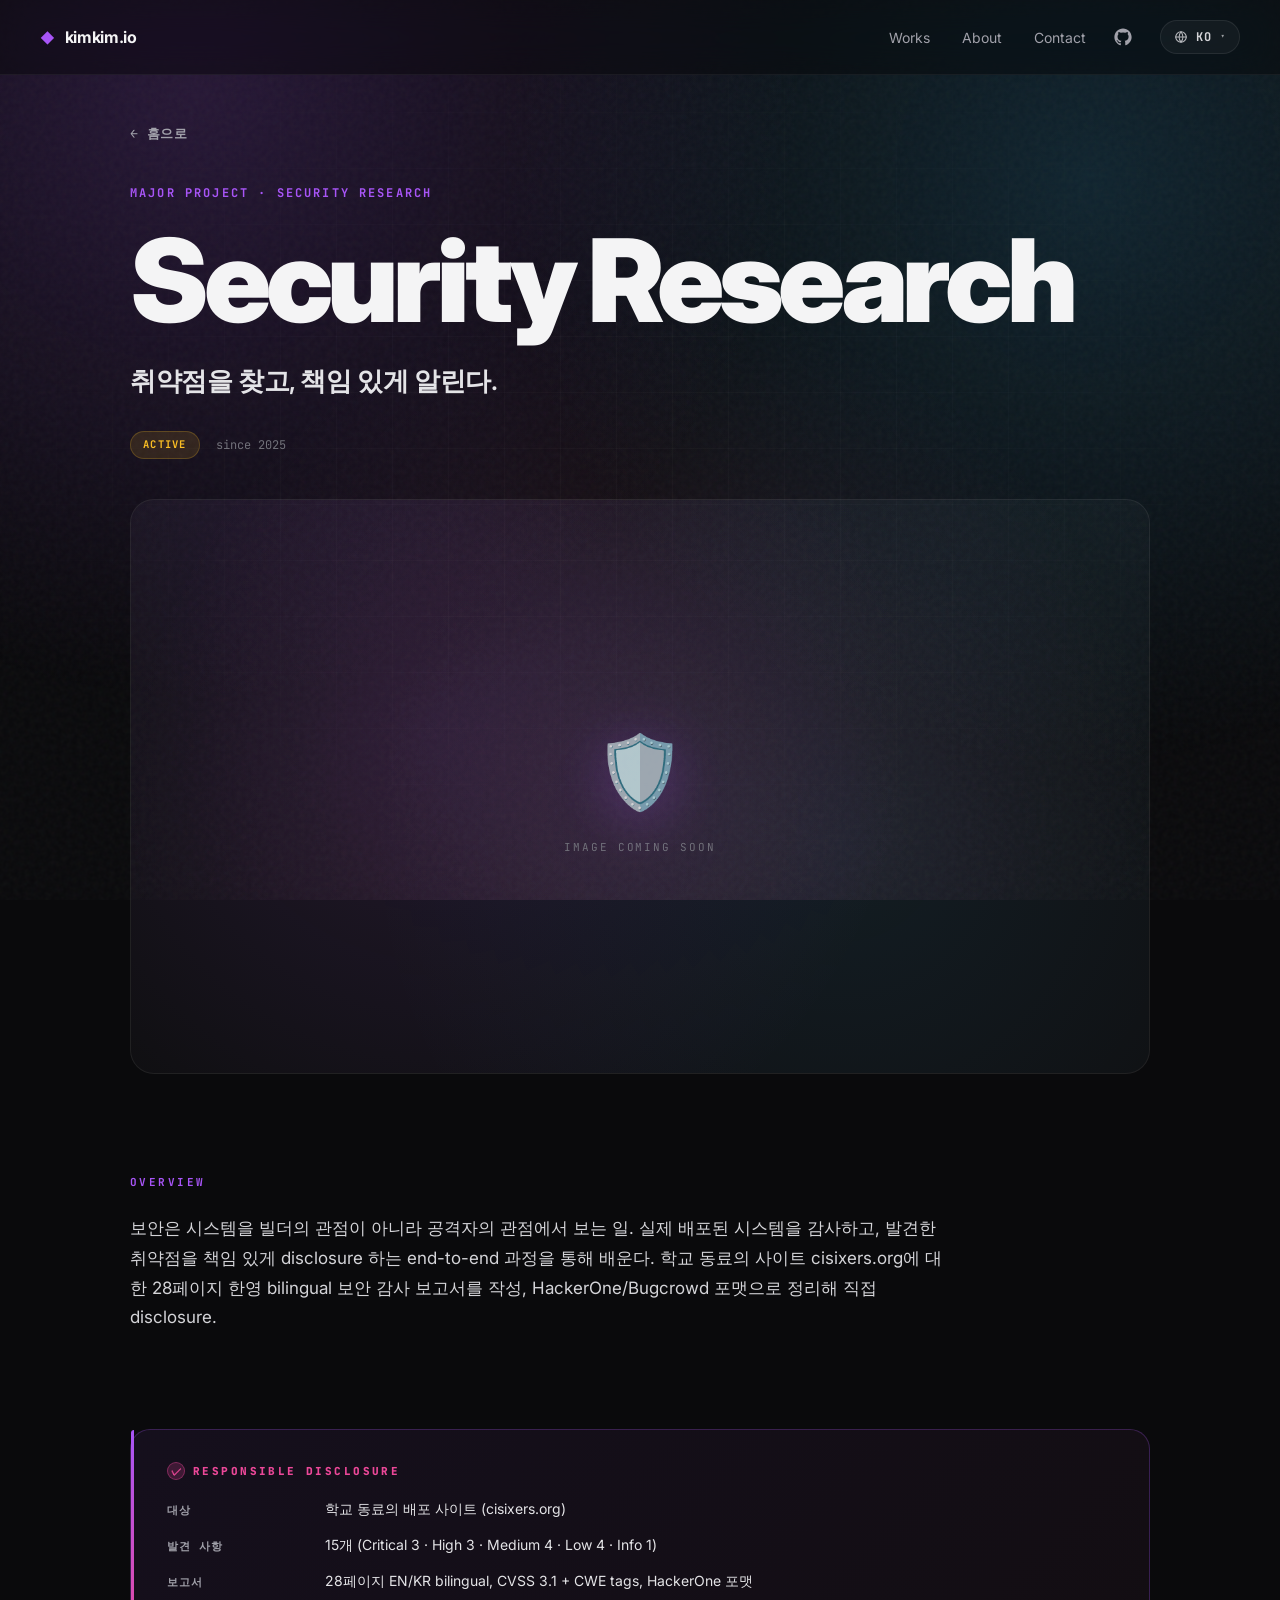
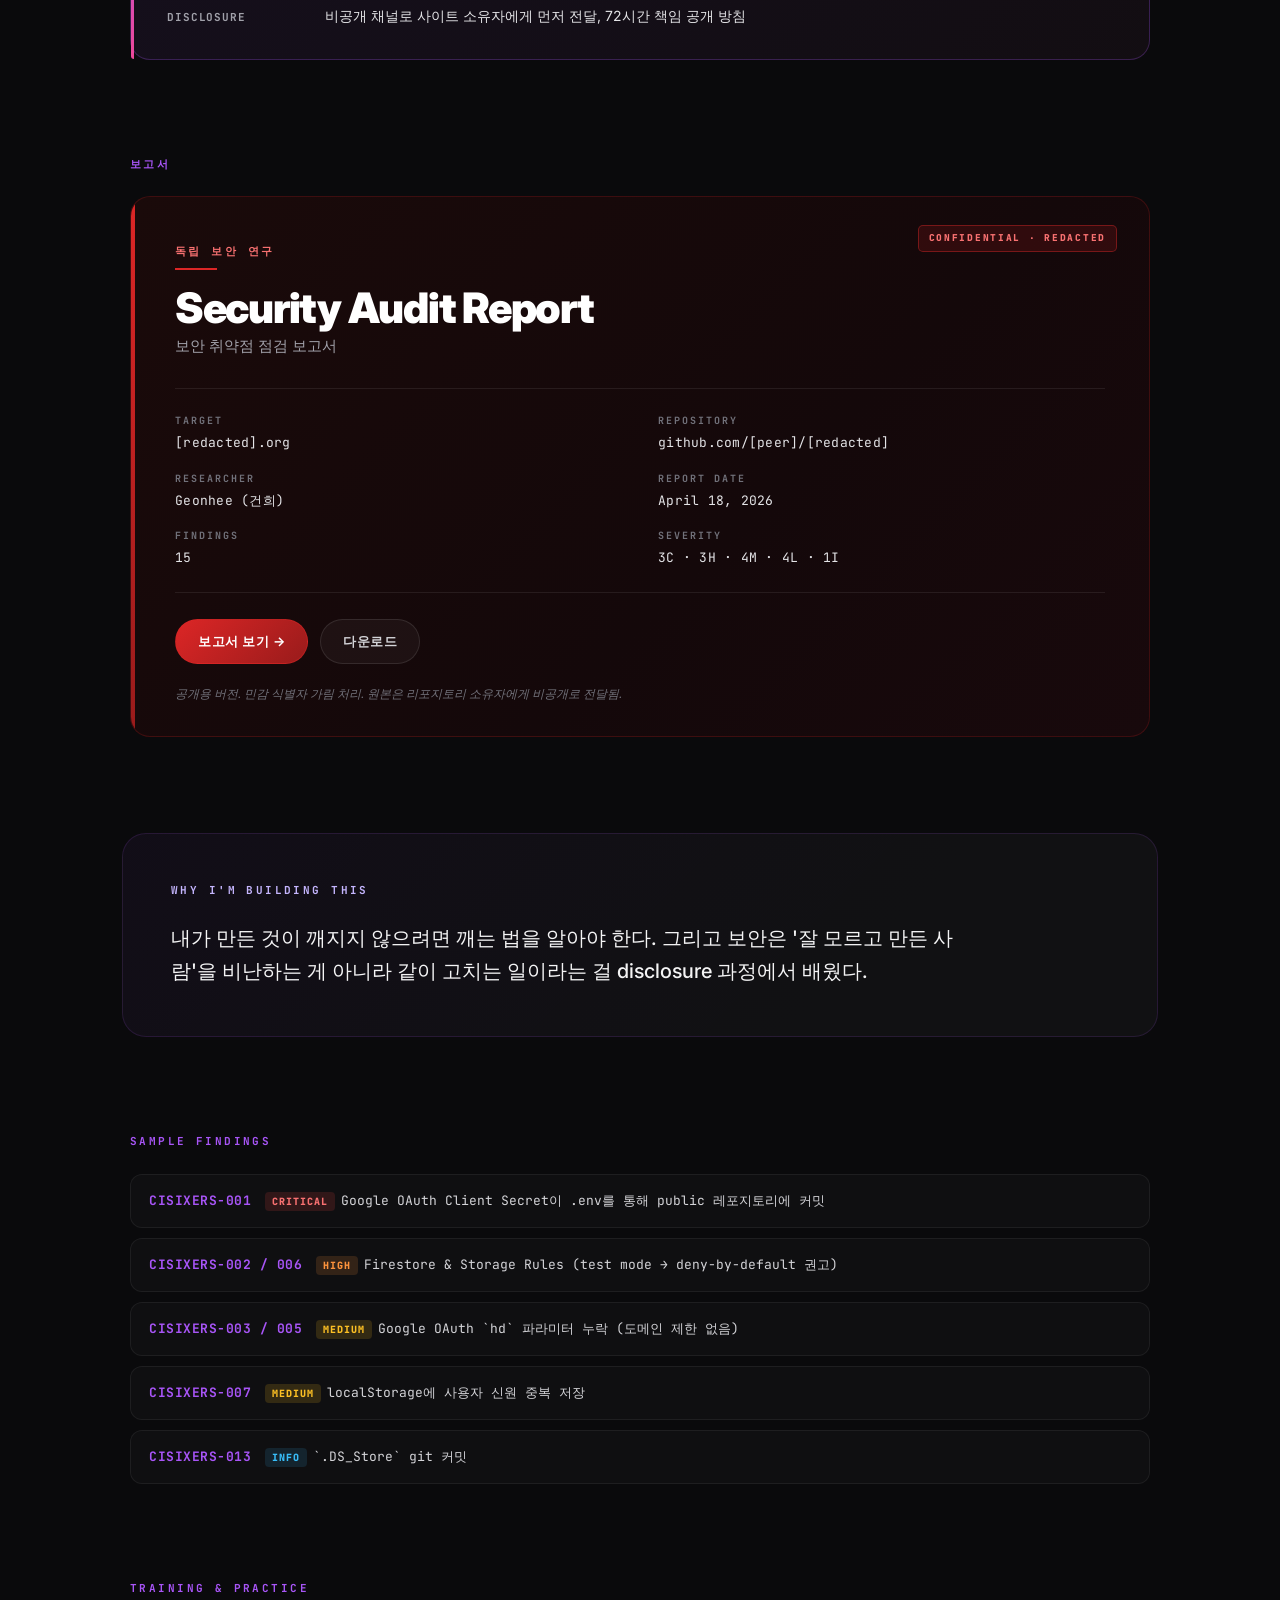
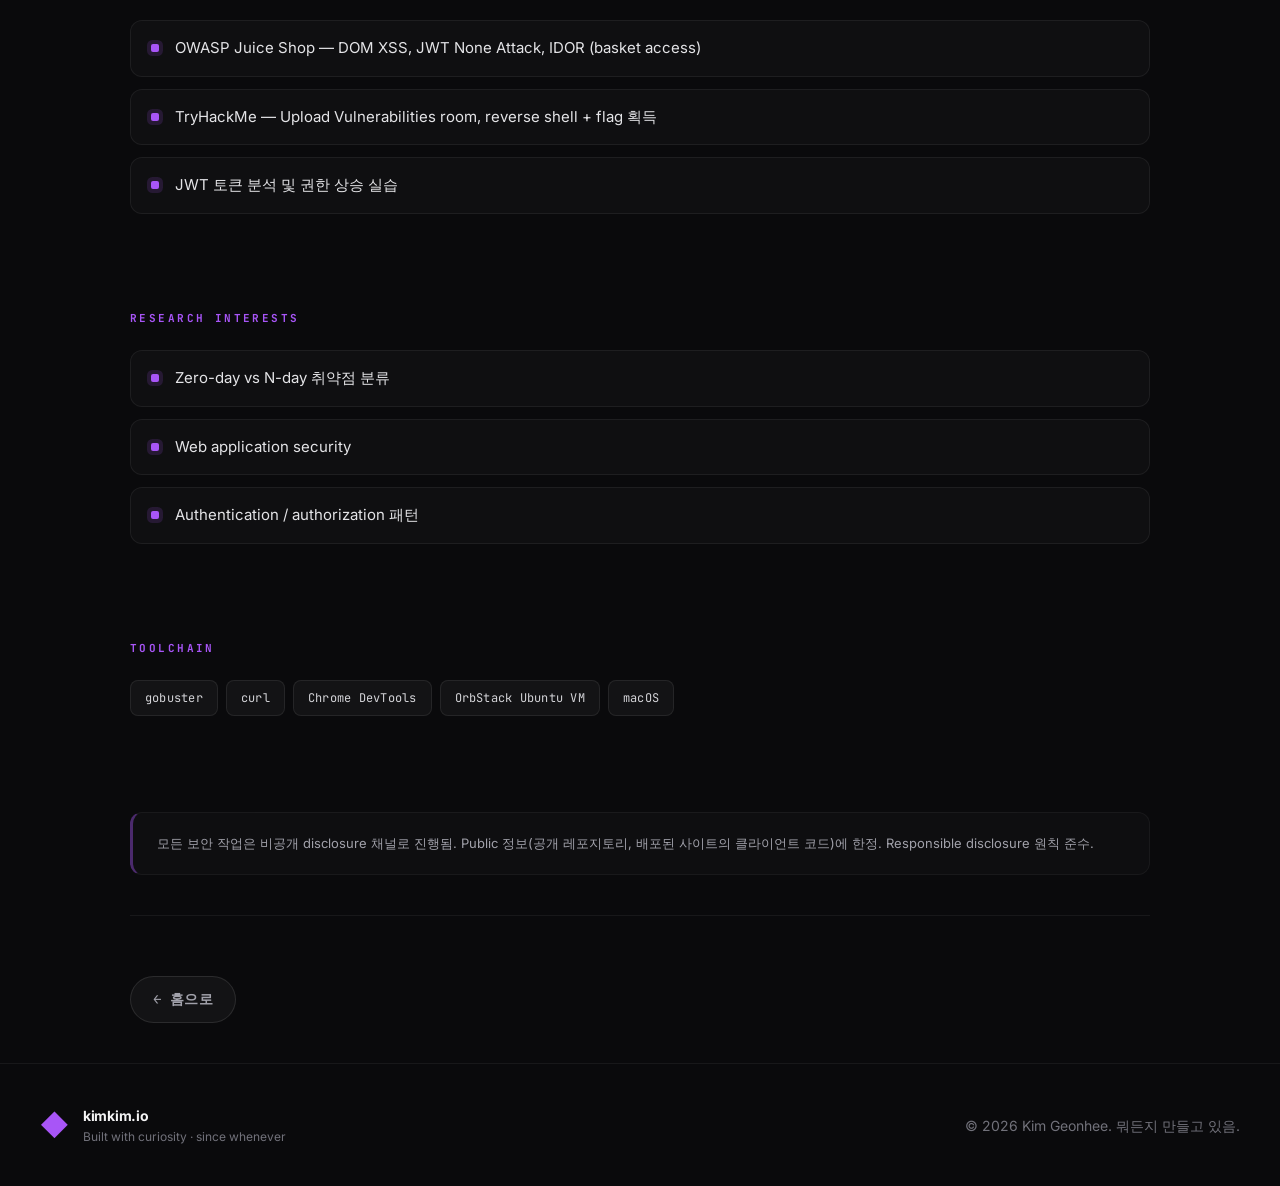
<file: works/cybersecurity/index.html>
<!DOCTYPE html>
<html lang="ko">
<head>
<meta charset="UTF-8" />
<meta name="viewport" content="width=device-width, initial-scale=1.0" />
<title>Security Research — Kimkim.io</title>
<meta name="description" content="Finding vulnerabilities. Disclosing responsibly. 28-page bilingual audit on a peer's deployed website." />
<link rel="icon" type="image/png" href="/favicon.png" />
<link rel="apple-touch-icon" href="/favicon.png" />
<link rel="preconnect" href="https://fonts.googleapis.com">
<link rel="preconnect" href="https://fonts.gstatic.com" crossorigin>
<link href="https://fonts.googleapis.com/css2?family=Inter:wght@400;500;700;900&family=Pretendard:wght@400;500;700;900&family=JetBrains+Mono:wght@400;700&display=swap" rel="stylesheet">
<link rel="stylesheet" href="/styles.css" />
</head>
<body>

<div class="bg-grid"></div>
<div class="bg-gradient"></div>
<div class="bg-noise"></div>

<nav class="nav nav-placeholder" id="navHost" data-partial="/partials/nav.html"></nav>

<main class="deep-dive">

  <a href="/" class="deep-back">← <span data-i18n="deep.back">홈으로</span></a>

  <!-- hero -->
  <header class="deep-hero">
    <div class="deep-caption" data-i18n="cyber.caption">MAJOR PROJECT · SECURITY RESEARCH</div>
    <h1 class="deep-title">Security Research</h1>
    <p class="deep-subtitle" data-i18n="cyber.subtitle">취약점을 찾고, 책임 있게 알린다.</p>
    <div class="deep-meta">
      <span class="deep-status-badge deep-status-progress">ACTIVE</span>
      <span class="deep-year">since 2025</span>
    </div>
    <div class="deep-hero-visual">
      <div class="deep-visual-placeholder">
        <span class="deep-visual-emoji">🛡️</span>
        <span class="deep-visual-label">Image coming soon</span>
      </div>
    </div>
  </header>

  <!-- overview -->
  <section class="deep-section">
    <div class="deep-section-eyebrow">OVERVIEW</div>
    <p class="deep-prose" data-i18n="cyber.overview">보안은 시스템을 빌더의 관점이 아니라 공격자의 관점에서 보는 일. 실제 배포된 시스템을 감사하고, 발견한 취약점을 책임 있게 disclosure 하는 end-to-end 과정을 통해 배운다. 학교 동료의 사이트 cisixers.org에 대한 28페이지 한영 bilingual 보안 감사 보고서를 작성, HackerOne/Bugcrowd 포맷으로 정리해 직접 disclosure.</p>
  </section>

  <!-- RESPONSIBLE DISCLOSURE callout -->
  <aside class="deep-disclosure">
    <div class="deep-disclosure-eyebrow">RESPONSIBLE DISCLOSURE</div>
    <dl class="deep-disclosure-rows">
      <div class="deep-disclosure-row">
        <dt data-i18n="cyber.disclosure.target.label">대상</dt>
        <dd data-i18n="cyber.disclosure.target.value">학교 동료의 배포 사이트 (cisixers.org)</dd>
      </div>
      <div class="deep-disclosure-row">
        <dt data-i18n="cyber.disclosure.findings.label">발견 사항</dt>
        <dd data-i18n="cyber.disclosure.findings.value">15개 (Critical 3 · High 3 · Medium 4 · Low 4 · Info 1)</dd>
      </div>
      <div class="deep-disclosure-row">
        <dt data-i18n="cyber.disclosure.report.label">보고서</dt>
        <dd data-i18n="cyber.disclosure.report.value">28페이지 EN/KR bilingual, CVSS 3.1 + CWE tags, HackerOne 포맷</dd>
      </div>
      <div class="deep-disclosure-row">
        <dt data-i18n="cyber.disclosure.handoff.label">Disclosure</dt>
        <dd data-i18n="cyber.disclosure.handoff.value">비공개 채널로 사이트 소유자에게 먼저 전달, 72시간 책임 공개 방침</dd>
      </div>
    </dl>
  </aside>

  <!-- The Report (PDF card) -->
  <section class="deep-section">
    <div class="deep-section-eyebrow" data-i18n="cyber.report.header">보고서</div>
    <article class="deep-report">
      <span class="deep-report-confidential" data-i18n="cyber.report.confidential">CONFIDENTIAL · REDACTED</span>
      <div class="deep-report-eyebrow" data-i18n="cyber.report.eyebrow">독립 보안 연구</div>
      <h3 class="deep-report-title" data-i18n="cyber.report.title">Security Audit Report</h3>
      <p class="deep-report-subtitle" data-i18n="cyber.report.subtitle">보안 취약점 점검 보고서</p>
      <dl class="deep-report-meta">
        <div>
          <dt>TARGET</dt>
          <dd data-i18n="cyber.report.meta.target">[redacted].org</dd>
        </div>
        <div>
          <dt>REPOSITORY</dt>
          <dd data-i18n="cyber.report.meta.repo">github.com/[peer]/[redacted]</dd>
        </div>
        <div>
          <dt>RESEARCHER</dt>
          <dd data-i18n="cyber.report.meta.researcher">Geonhee (건희)</dd>
        </div>
        <div>
          <dt>REPORT DATE</dt>
          <dd data-i18n="cyber.report.meta.date">April 18, 2026</dd>
        </div>
        <div>
          <dt>FINDINGS</dt>
          <dd data-i18n="cyber.report.meta.findings">15</dd>
        </div>
        <div>
          <dt>SEVERITY</dt>
          <dd data-i18n="cyber.report.meta.severity">3C · 3H · 4M · 4L · 1I</dd>
        </div>
      </dl>
      <div class="deep-report-actions">
        <a href="/assets/docs/security-audit-cisixers.pdf" target="_blank" rel="noopener" class="deep-report-btn deep-report-btn-primary">
          <span data-i18n="cyber.report.btn.view">보고서 보기 →</span>
        </a>
        <a href="/assets/docs/security-audit-cisixers.pdf" download class="deep-report-btn deep-report-btn-ghost">
          <span data-i18n="cyber.report.btn.download">다운로드</span>
        </a>
      </div>
      <p class="deep-report-disclaimer" data-i18n="cyber.report.disclaimer">공개용 버전. 민감 식별자 가림 처리. 원본은 리포지토리 소유자에게 비공개로 전달됨.</p>
    </article>
  </section>

  <!-- why -->
  <section class="deep-section deep-why">
    <div class="deep-section-eyebrow">WHY I'M BUILDING THIS</div>
    <p class="deep-prose deep-prose-large" data-i18n="cyber.why">내가 만든 것이 깨지지 않으려면 깨는 법을 알아야 한다. 그리고 보안은 '잘 모르고 만든 사람'을 비난하는 게 아니라 같이 고치는 일이라는 걸 disclosure 과정에서 배웠다.</p>
  </section>

  <!-- sample findings -->
  <section class="deep-section">
    <div class="deep-section-eyebrow">SAMPLE FINDINGS</div>
    <ul class="deep-findings">
      <li class="deep-finding">
        <span class="deep-finding-id">CISIXERS-001</span>
        <span><span class="deep-finding-sev critical">CRITICAL</span><span data-i18n="cyber.finding1">Google OAuth Client Secret이 .env를 통해 public 레포지토리에 커밋</span></span>
      </li>
      <li class="deep-finding">
        <span class="deep-finding-id">CISIXERS-002 / 006</span>
        <span><span class="deep-finding-sev high">HIGH</span><span data-i18n="cyber.finding2">Firestore & Storage Rules (test mode → deny-by-default 권고)</span></span>
      </li>
      <li class="deep-finding">
        <span class="deep-finding-id">CISIXERS-003 / 005</span>
        <span><span class="deep-finding-sev medium">MEDIUM</span><span data-i18n="cyber.finding3">Google OAuth `hd` 파라미터 누락 (도메인 제한 없음)</span></span>
      </li>
      <li class="deep-finding">
        <span class="deep-finding-id">CISIXERS-007</span>
        <span><span class="deep-finding-sev medium">MEDIUM</span><span data-i18n="cyber.finding4">localStorage에 사용자 신원 중복 저장</span></span>
      </li>
      <li class="deep-finding">
        <span class="deep-finding-id">CISIXERS-013</span>
        <span><span class="deep-finding-sev info">INFO</span><span data-i18n="cyber.finding5">`.DS_Store` git 커밋</span></span>
      </li>
    </ul>
  </section>

  <!-- training & practice -->
  <section class="deep-section">
    <div class="deep-section-eyebrow">TRAINING & PRACTICE</div>
    <ul class="deep-feature-list">
      <li data-i18n="cyber.train1">OWASP Juice Shop — DOM XSS, JWT None Attack, IDOR (basket access)</li>
      <li data-i18n="cyber.train2">TryHackMe — Upload Vulnerabilities room, reverse shell + flag 획득</li>
      <li data-i18n="cyber.train3">JWT 토큰 분석 및 권한 상승 실습</li>
    </ul>
  </section>

  <!-- research interests -->
  <section class="deep-section">
    <div class="deep-section-eyebrow">RESEARCH INTERESTS</div>
    <ul class="deep-feature-list">
      <li data-i18n="cyber.research1">Zero-day vs N-day 취약점 분류</li>
      <li data-i18n="cyber.research2">Web application security</li>
      <li data-i18n="cyber.research3">Authentication / authorization 패턴</li>
    </ul>
  </section>

  <!-- toolchain -->
  <section class="deep-section">
    <div class="deep-section-eyebrow">TOOLCHAIN</div>
    <div class="deep-stack">
      <span>gobuster</span>
      <span>curl</span>
      <span>Chrome DevTools</span>
      <span>OrbStack Ubuntu VM</span>
      <span>macOS</span>
    </div>
  </section>

  <!-- ethics note -->
  <aside class="deep-ethics" data-i18n="cyber.ethics">
    모든 보안 작업은 비공개 disclosure 채널로 진행됨. Public 정보(공개 레포지토리, 배포된 사이트의 클라이언트 코드)에 한정. Responsible disclosure 원칙 준수.
  </aside>

  <div class="deep-back-foot">
    <a href="/" class="deep-back-btn">← <span data-i18n="deep.back">홈으로</span></a>
  </div>

</main>

<footer class="footer footer-placeholder" id="footerHost" data-partial="/partials/footer.html"></footer>

<script src="/main.js"></script>
</body>
</html>
</file>
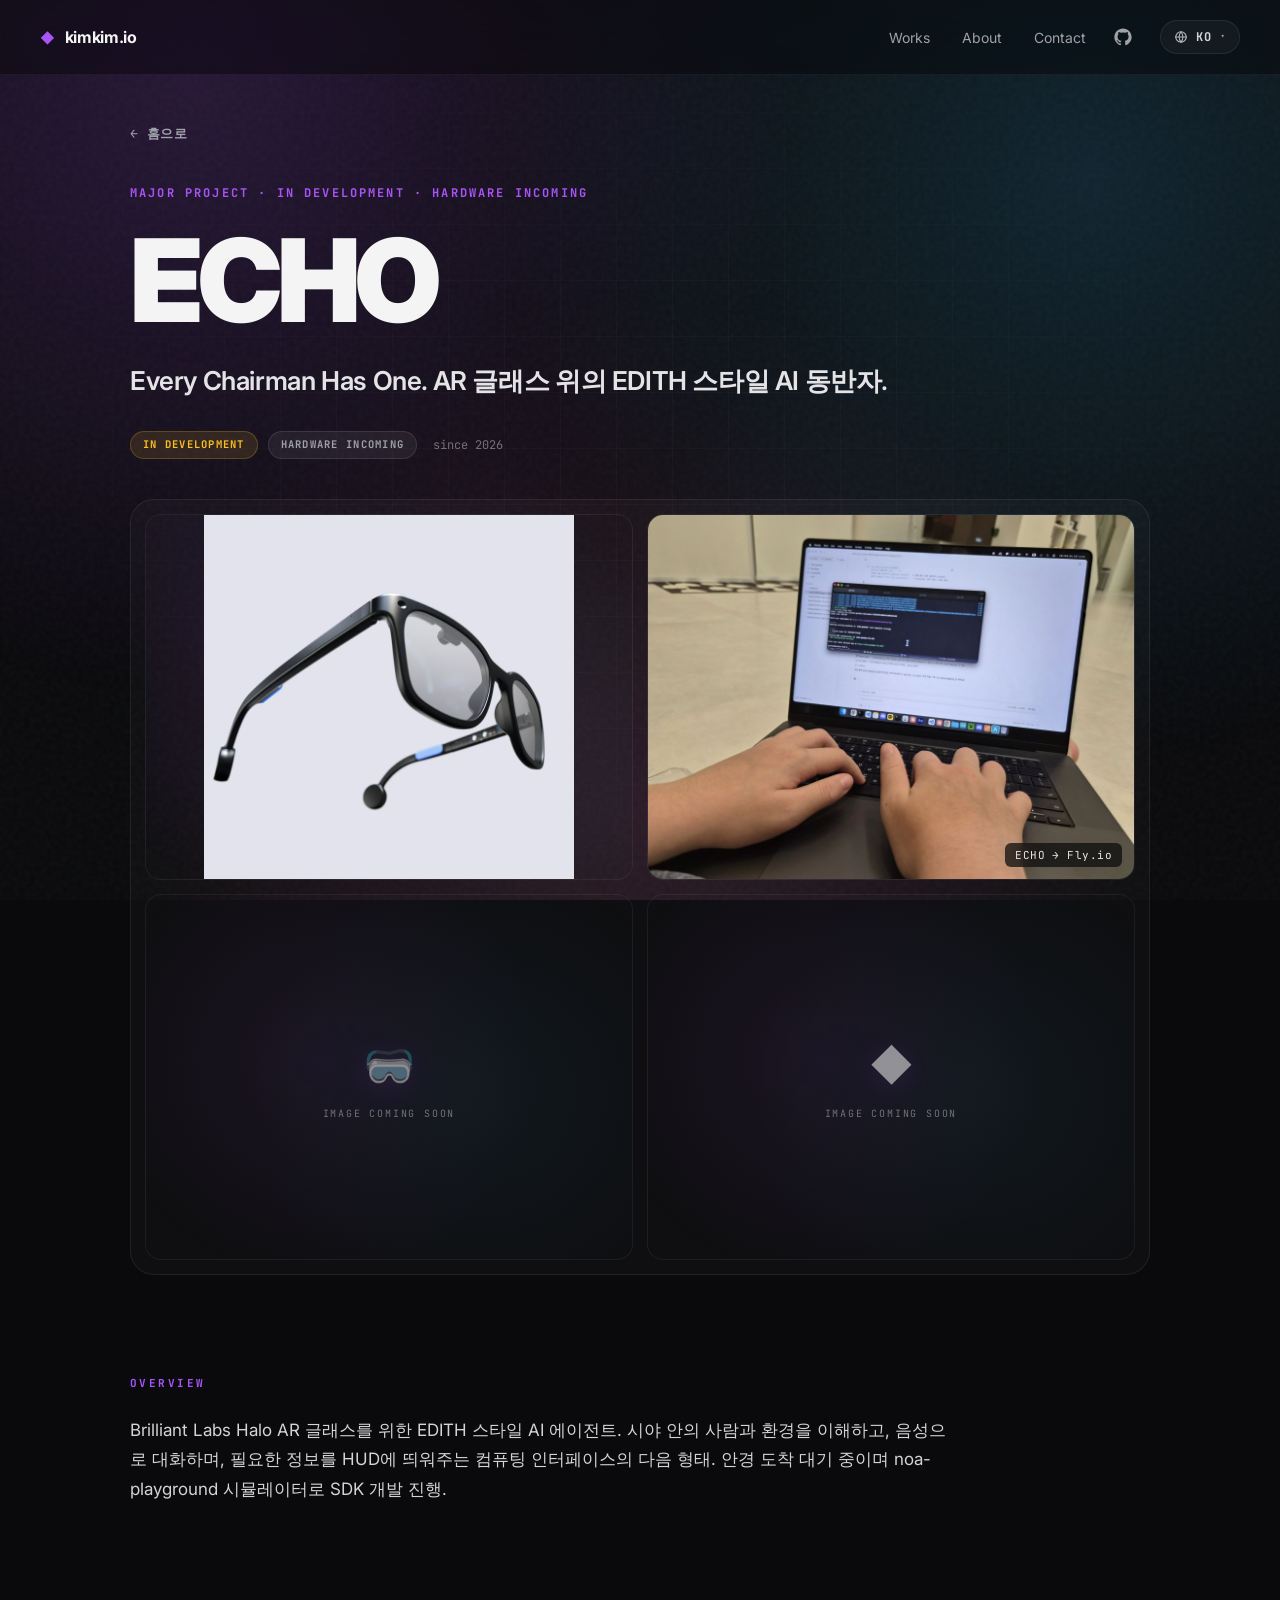
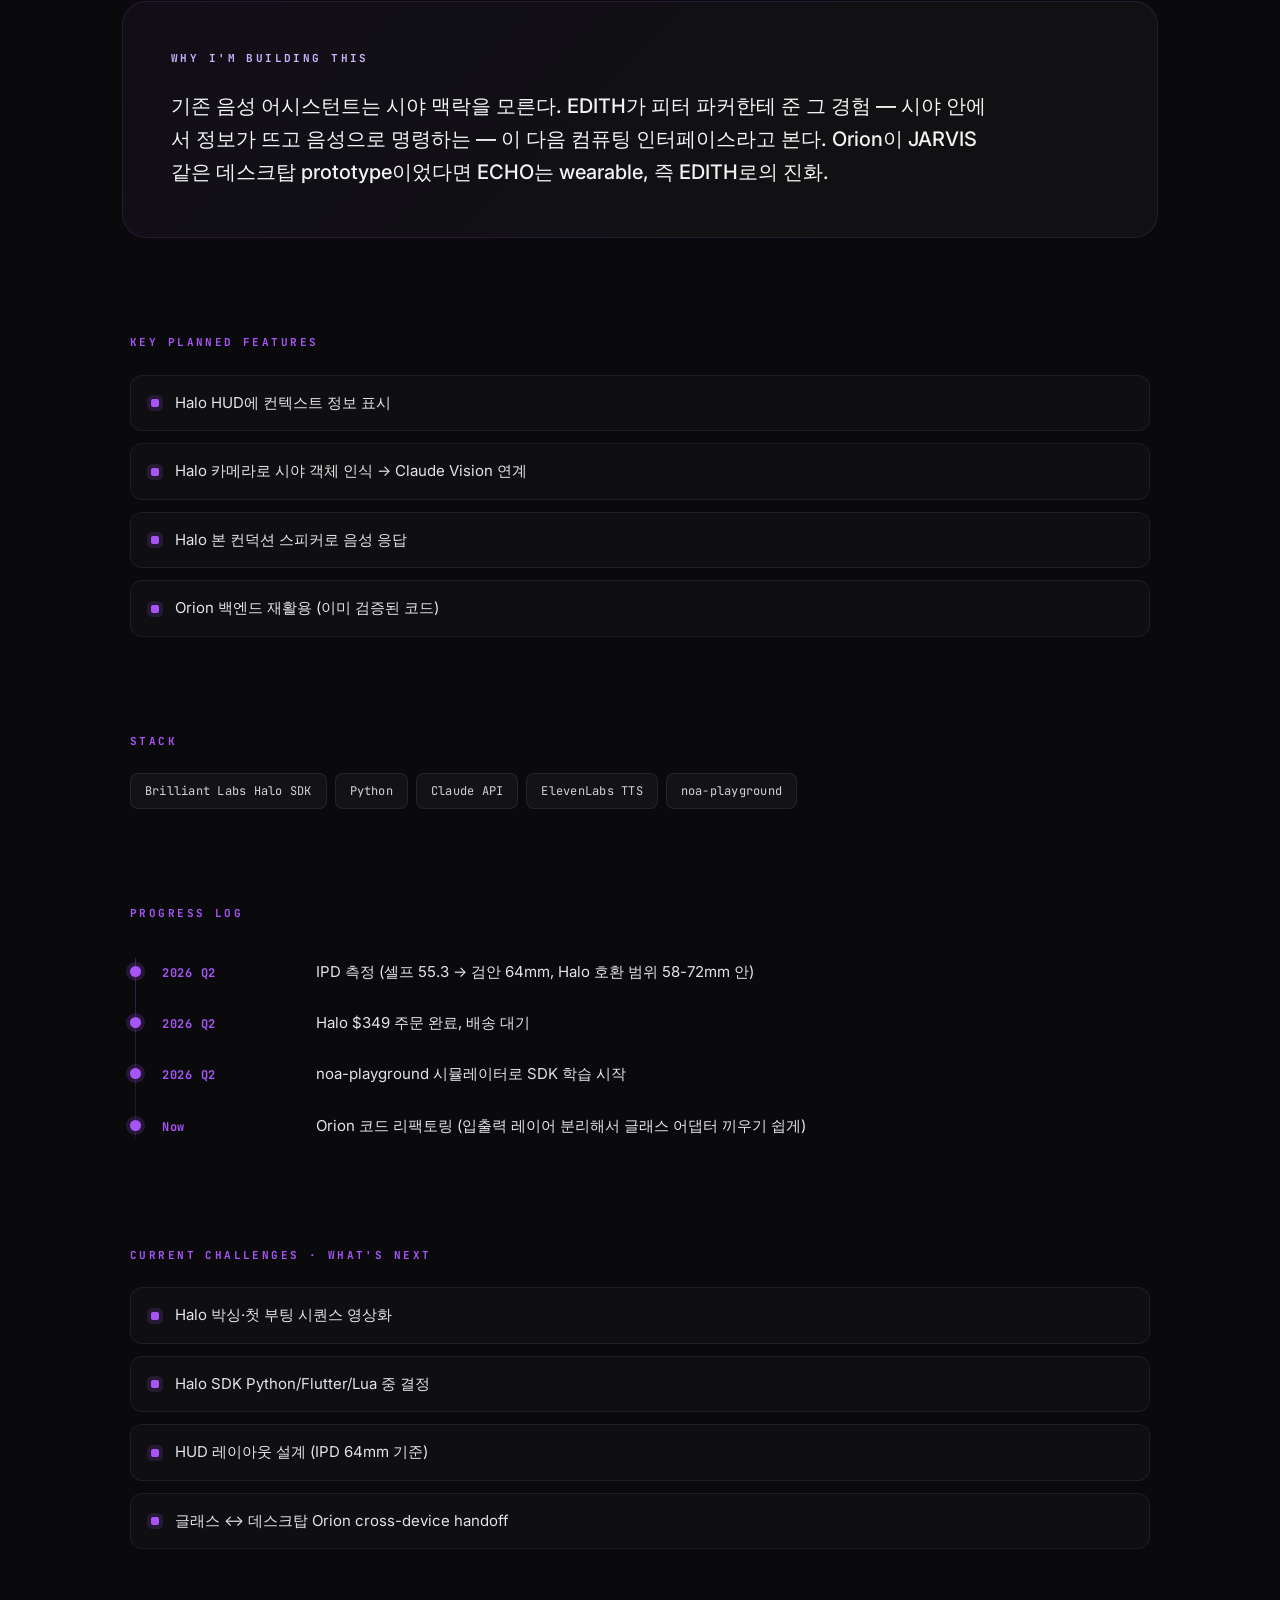
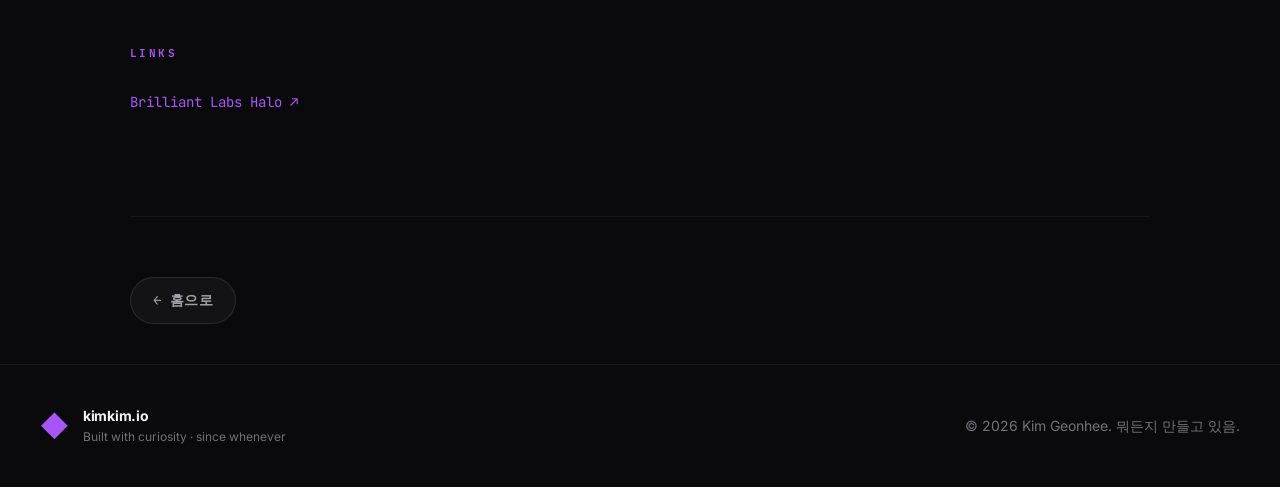
<file: works/echo/index.html>
<!DOCTYPE html>
<html lang="ko">
<head>
<meta charset="UTF-8" />
<meta name="viewport" content="width=device-width, initial-scale=1.0" />
<title>ECHO — Kimkim.io</title>
<meta name="description" content="Every Chairman Has One — EDITH-style AI companion for Brilliant Labs Halo AR glasses." />
<link rel="icon" type="image/png" href="/favicon.png" />
<link rel="apple-touch-icon" href="/favicon.png" />
<link rel="preconnect" href="https://fonts.googleapis.com">
<link rel="preconnect" href="https://fonts.gstatic.com" crossorigin>
<link href="https://fonts.googleapis.com/css2?family=Inter:wght@400;500;700;900&family=Pretendard:wght@400;500;700;900&family=JetBrains+Mono:wght@400;700&display=swap" rel="stylesheet">
<link rel="stylesheet" href="/styles.css" />
</head>
<body>

<!-- background -->
<div class="bg-grid"></div>
<div class="bg-gradient"></div>
<div class="bg-noise"></div>

<!-- nav (partial) -->
<nav class="nav nav-placeholder" id="navHost" data-partial="/partials/nav.html"></nav>

<main class="deep-dive">

  <a href="/" class="deep-back">← <span data-i18n="deep.back">홈으로</span></a>

  <!-- hero -->
  <header class="deep-hero">
    <div class="deep-caption" data-i18n="echo.caption">MAJOR PROJECT · IN DEVELOPMENT · HARDWARE INCOMING</div>
    <h1 class="deep-title">ECHO</h1>
    <p class="deep-subtitle" data-i18n="echo.subtitle">Every Chairman Has One. AR 글래스 위의 EDITH 스타일 AI 동반자.</p>
    <div class="deep-meta">
      <span class="deep-status-badge deep-status-progress">IN DEVELOPMENT</span>
      <span class="deep-status-badge deep-status-planning">HARDWARE INCOMING</span>
      <span class="deep-year">since 2026</span>
    </div>
    <div class="deep-hero-visual">
      <div class="deep-hero-grid">
        <figure class="deep-hero-cell deep-hero-cell-image">
          <picture>
            <source srcset="/assets/images/echo/halo-product.webp" type="image/webp">
            <img src="/assets/images/echo/halo-product.png" alt="Brilliant Labs Halo AR 글래스" data-i18n-alt="echo.hero.cell1.alt" decoding="async" />
          </picture>
        </figure>
        <figure class="deep-hero-cell deep-hero-cell-image deep-hero-cell-cover">
          <picture>
            <source srcset="/assets/images/echo/echo-deploy.webp" type="image/webp">
            <img src="/assets/images/echo/echo-deploy.jpg" alt="Fly.io에 ECHO 배포 중" data-i18n-alt="echo.hero.cell2.alt" loading="lazy" decoding="async" />
          </picture>
          <figcaption class="deep-hero-cell-caption" data-i18n="echo.hero.cell2.caption">ECHO → Fly.io</figcaption>
        </figure>
        <div class="deep-hero-cell deep-hero-cell-placeholder">
          <span class="deep-hero-cell-emoji">🥽</span>
          <span class="deep-hero-cell-label" data-i18n="echo.hero.placeholder">IMAGE COMING SOON</span>
        </div>
        <div class="deep-hero-cell deep-hero-cell-placeholder">
          <span class="deep-hero-cell-emoji">◆</span>
          <span class="deep-hero-cell-label" data-i18n="echo.hero.placeholder">IMAGE COMING SOON</span>
        </div>
      </div>
    </div>
  </header>

  <!-- overview -->
  <section class="deep-section">
    <div class="deep-section-eyebrow">OVERVIEW</div>
    <p class="deep-prose" data-i18n="echo.overview">Brilliant Labs Halo AR 글래스를 위한 EDITH 스타일 AI 에이전트. 시야 안의 사람과 환경을 이해하고, 음성으로 대화하며, 필요한 정보를 HUD에 띄워주는 컴퓨팅 인터페이스의 다음 형태. 안경 도착 대기 중이며 noa-playground 시뮬레이터로 SDK 개발 진행.</p>
  </section>

  <!-- why -->
  <section class="deep-section deep-why">
    <div class="deep-section-eyebrow">WHY I'M BUILDING THIS</div>
    <p class="deep-prose deep-prose-large" data-i18n="echo.why">기존 음성 어시스턴트는 시야 맥락을 모른다. EDITH가 피터 파커한테 준 그 경험 — 시야 안에서 정보가 뜨고 음성으로 명령하는 — 이 다음 컴퓨팅 인터페이스라고 본다. Orion이 JARVIS 같은 데스크탑 prototype이었다면 ECHO는 wearable, 즉 EDITH로의 진화.</p>
  </section>

  <!-- key features -->
  <section class="deep-section">
    <div class="deep-section-eyebrow">KEY PLANNED FEATURES</div>
    <ul class="deep-feature-list">
      <li data-i18n="echo.feature1">Halo HUD에 컨텍스트 정보 표시</li>
      <li data-i18n="echo.feature2">Halo 카메라로 시야 객체 인식 → Claude Vision 연계</li>
      <li data-i18n="echo.feature3">Halo 본 컨덕션 스피커로 음성 응답</li>
      <li data-i18n="echo.feature4">Orion 백엔드 재활용 (이미 검증된 코드)</li>
    </ul>
  </section>

  <!-- stack -->
  <section class="deep-section">
    <div class="deep-section-eyebrow">STACK</div>
    <div class="deep-stack">
      <span>Brilliant Labs Halo SDK</span>
      <span>Python</span>
      <span>Claude API</span>
      <span>ElevenLabs TTS</span>
      <span>noa-playground</span>
    </div>
  </section>

  <!-- timeline -->
  <section class="deep-section">
    <div class="deep-section-eyebrow">PROGRESS LOG</div>
    <ol class="deep-timeline">
      <li class="deep-timeline-item">
        <div class="deep-timeline-when">2026 Q2</div>
        <div class="deep-timeline-what" data-i18n="echo.timeline1">IPD 측정 (셀프 55.3 → 검안 64mm, Halo 호환 범위 58-72mm 안)</div>
      </li>
      <li class="deep-timeline-item">
        <div class="deep-timeline-when">2026 Q2</div>
        <div class="deep-timeline-what" data-i18n="echo.timeline2">Halo $349 주문 완료, 배송 대기</div>
      </li>
      <li class="deep-timeline-item">
        <div class="deep-timeline-when">2026 Q2</div>
        <div class="deep-timeline-what" data-i18n="echo.timeline3">noa-playground 시뮬레이터로 SDK 학습 시작</div>
      </li>
      <li class="deep-timeline-item">
        <div class="deep-timeline-when">Now</div>
        <div class="deep-timeline-what" data-i18n="echo.timeline4">Orion 코드 리팩토링 (입출력 레이어 분리해서 글래스 어댑터 끼우기 쉽게)</div>
      </li>
    </ol>
  </section>

  <!-- what's next -->
  <section class="deep-section">
    <div class="deep-section-eyebrow">CURRENT CHALLENGES · WHAT'S NEXT</div>
    <ul class="deep-feature-list">
      <li data-i18n="echo.next1">Halo 박싱·첫 부팅 시퀀스 영상화</li>
      <li data-i18n="echo.next2">Halo SDK Python/Flutter/Lua 중 결정</li>
      <li data-i18n="echo.next3">HUD 레이아웃 설계 (IPD 64mm 기준)</li>
      <li data-i18n="echo.next4">글래스 ↔ 데스크탑 Orion cross-device handoff</li>
    </ul>
  </section>

  <!-- links -->
  <section class="deep-section">
    <div class="deep-section-eyebrow">LINKS</div>
    <ul class="deep-links">
      <li><a href="https://brilliant.xyz/products/halo" target="_blank" rel="noopener">Brilliant Labs Halo ↗</a></li>
    </ul>
  </section>

  <!-- back to home (foot) -->
  <div class="deep-back-foot">
    <a href="/" class="deep-back-btn">← <span data-i18n="deep.back">홈으로</span></a>
  </div>

</main>

<!-- footer (partial) -->
<footer class="footer footer-placeholder" id="footerHost" data-partial="/partials/footer.html"></footer>

<script src="/main.js"></script>
</body>
</html>
</file>
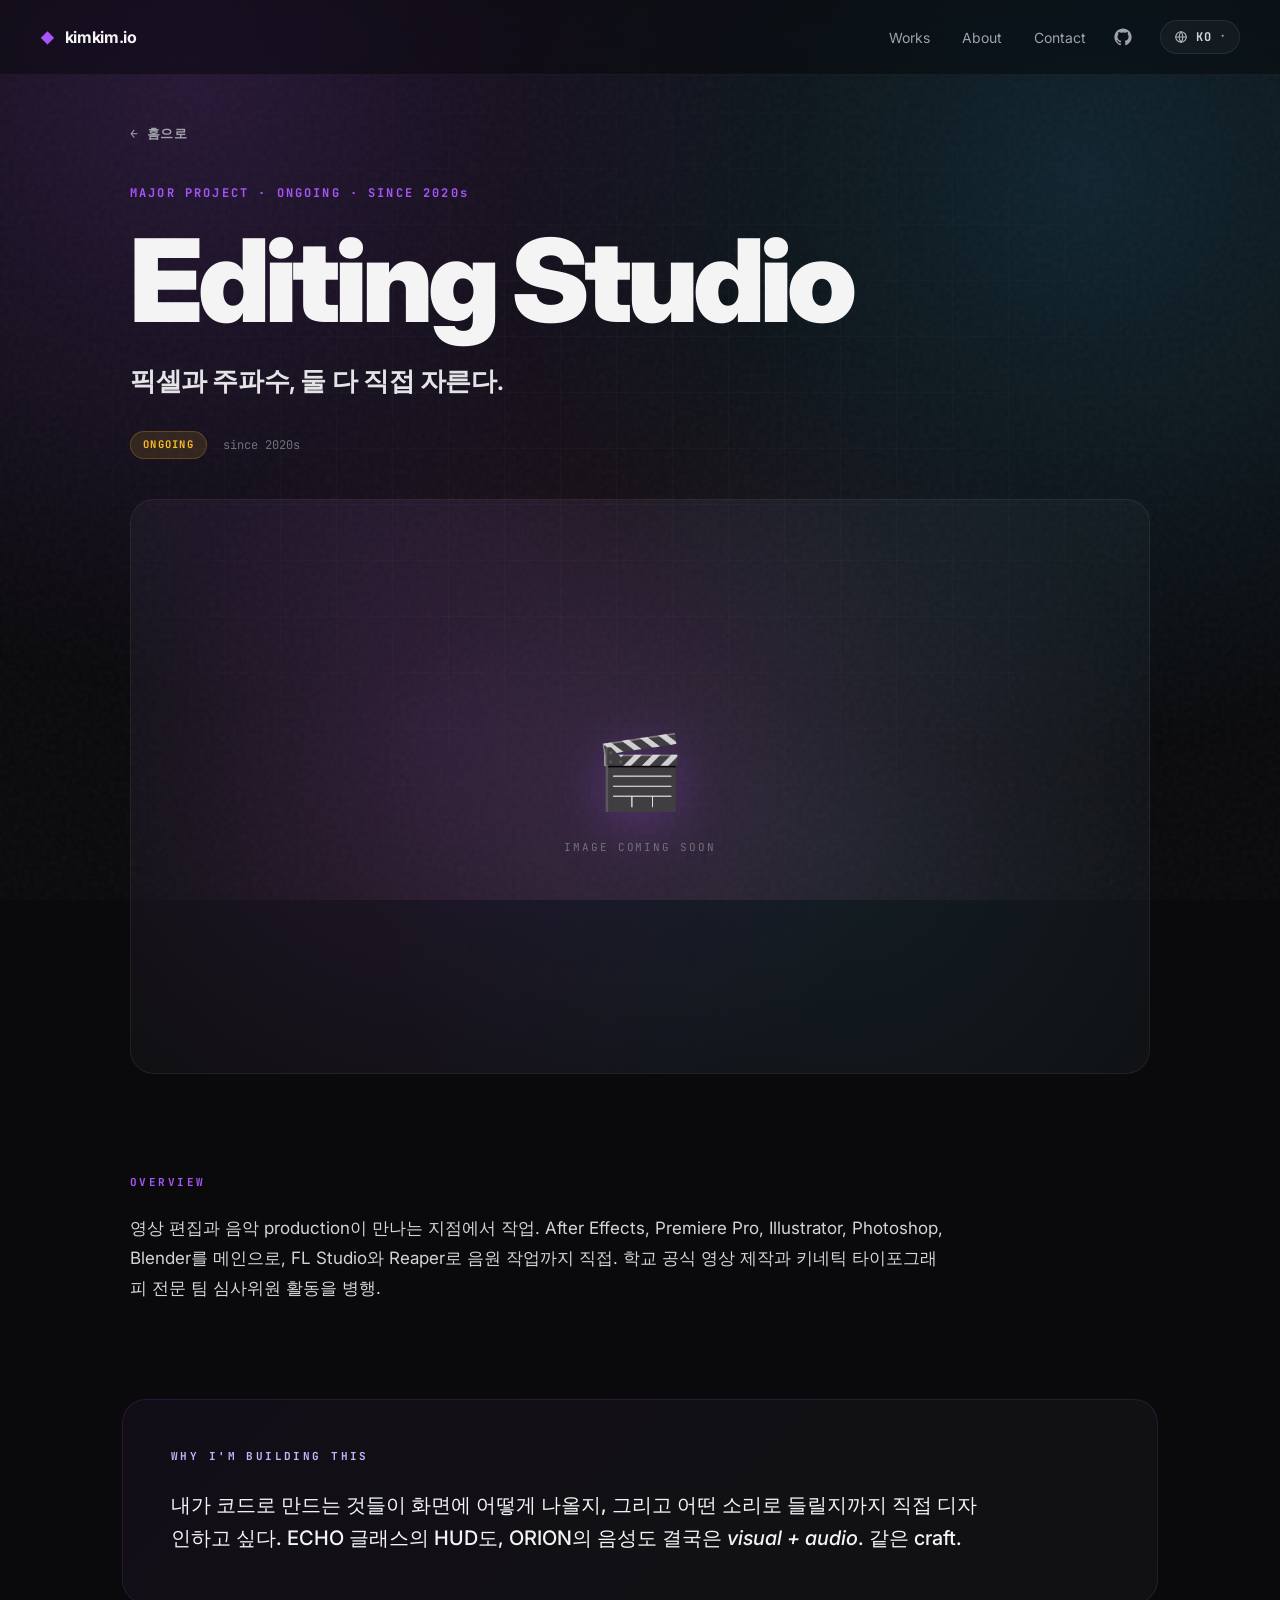
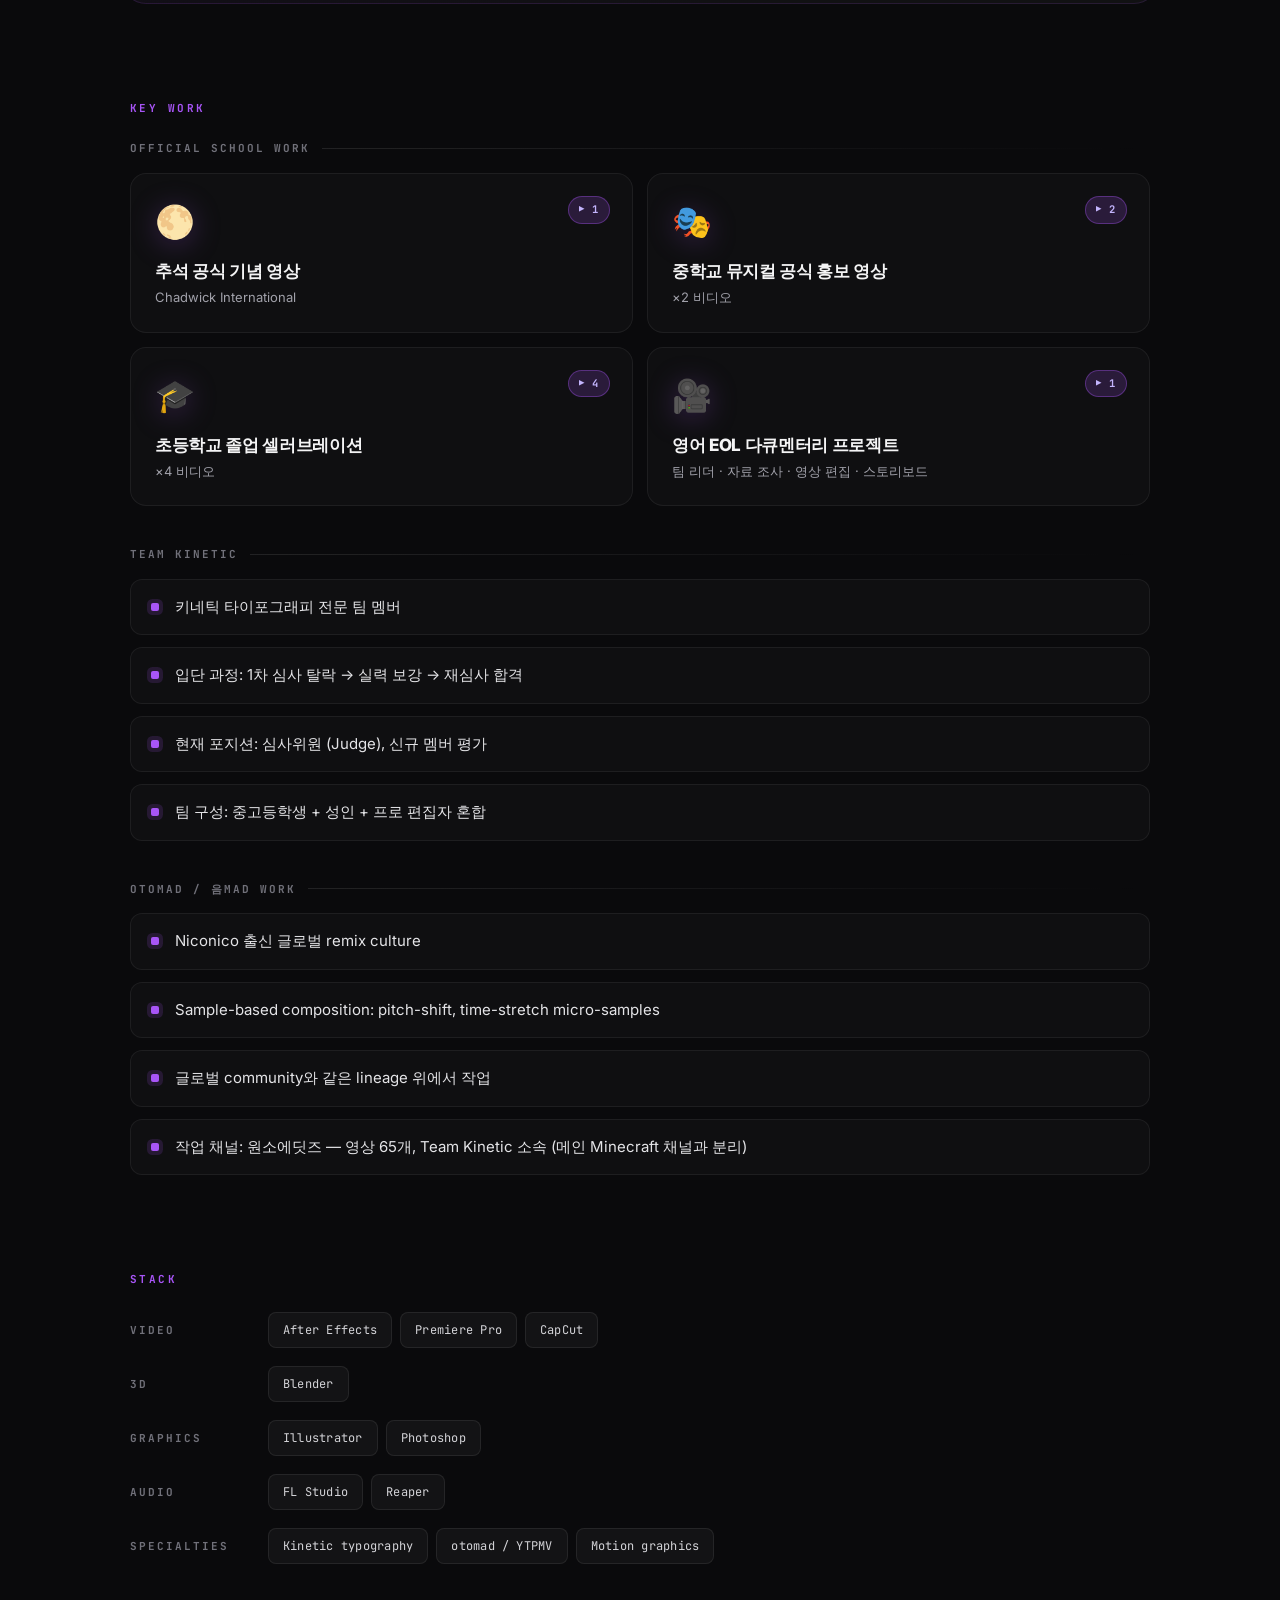
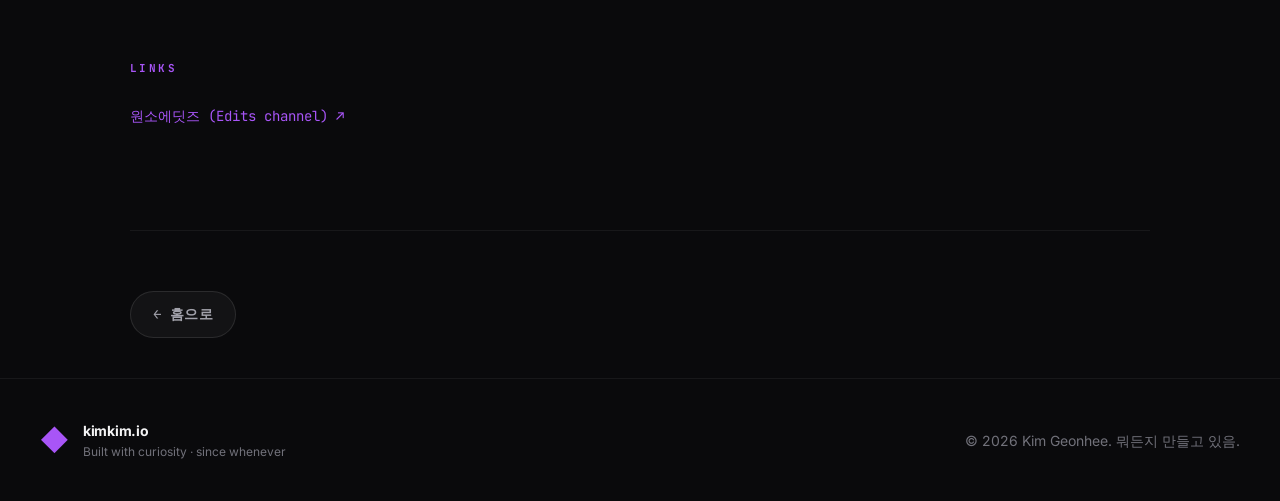
<file: works/editing-studio/index.html>
<!DOCTYPE html>
<html lang="ko">
<head>
<meta charset="UTF-8" />
<meta name="viewport" content="width=device-width, initial-scale=1.0" />
<title>Editing Studio — Kimkim.io</title>
<meta name="description" content="Cutting pixels and frequencies by hand. Adobe + Blender + FL Studio + Reaper. School-commissioned work and judging role at a kinetic typography team." />
<link rel="icon" type="image/png" href="/favicon.png" />
<link rel="apple-touch-icon" href="/favicon.png" />
<link rel="preconnect" href="https://fonts.googleapis.com">
<link rel="preconnect" href="https://fonts.gstatic.com" crossorigin>
<link href="https://fonts.googleapis.com/css2?family=Inter:wght@400;500;700;900&family=Pretendard:wght@400;500;700;900&family=JetBrains+Mono:wght@400;700&display=swap" rel="stylesheet">
<link rel="stylesheet" href="/styles.css" />
</head>
<body>

<div class="bg-grid"></div>
<div class="bg-gradient"></div>
<div class="bg-noise"></div>

<nav class="nav nav-placeholder" id="navHost" data-partial="/partials/nav.html"></nav>

<main class="deep-dive">

  <a href="/" class="deep-back">← <span data-i18n="deep.back">홈으로</span></a>

  <!-- hero -->
  <header class="deep-hero">
    <div class="deep-caption" data-i18n="editing.caption">MAJOR PROJECT · ONGOING · SINCE 2020s</div>
    <h1 class="deep-title">Editing Studio</h1>
    <p class="deep-subtitle" data-i18n="editing.subtitle">픽셀과 주파수, 둘 다 직접 자른다.</p>
    <div class="deep-meta">
      <span class="deep-status-badge deep-status-progress">ONGOING</span>
      <span class="deep-year">since 2020s</span>
    </div>
    <div class="deep-hero-visual">
      <div class="deep-visual-placeholder">
        <span class="deep-visual-emoji">🎬</span>
        <span class="deep-visual-label">Image coming soon</span>
      </div>
    </div>
  </header>

  <!-- overview -->
  <section class="deep-section">
    <div class="deep-section-eyebrow">OVERVIEW</div>
    <p class="deep-prose" data-i18n="editing.overview">영상 편집과 음악 production이 만나는 지점에서 작업. After Effects, Premiere Pro, Illustrator, Photoshop, Blender를 메인으로, FL Studio와 Reaper로 음원 작업까지 직접. 학교 공식 영상 제작과 키네틱 타이포그래피 전문 팀 심사위원 활동을 병행.</p>
  </section>

  <!-- why -->
  <section class="deep-section deep-why">
    <div class="deep-section-eyebrow">WHY I'M BUILDING THIS</div>
    <p class="deep-prose deep-prose-large" data-i18n="editing.why">내가 코드로 만드는 것들이 화면에 어떻게 나올지, 그리고 어떤 소리로 들릴지까지 직접 디자인하고 싶다. ECHO 글래스의 HUD도, ORION의 음성도 결국은 <em>visual + audio</em>. 같은 craft.</p>
  </section>

  <!-- key work (3 groups) -->
  <section class="deep-section">
    <div class="deep-section-eyebrow">KEY WORK</div>

    <div class="deep-subgrid-group">
      <div class="deep-subgrid-group-label" data-i18n="editing.school.section">OFFICIAL SCHOOL WORK</div>
      <div class="deep-subgrid">
        <button type="button" class="deep-subcard-video" data-video-set="chuseok" aria-label="Play Chuseok commemorative video">
          <span class="deep-subcard-video-badge">1</span>
          <div class="deep-subcard-icon">🌕</div>
          <h3 class="deep-subcard-title" data-i18n="editing.school.chuseok.title">추석 공식 기념 영상</h3>
          <p class="deep-subcard-desc" data-i18n="editing.school.chuseok.sub">Chadwick International</p>
        </button>
        <button type="button" class="deep-subcard-video" data-video-set="musical" aria-label="Play middle school musical promo videos">
          <span class="deep-subcard-video-badge">2</span>
          <div class="deep-subcard-icon">🎭</div>
          <h3 class="deep-subcard-title" data-i18n="editing.school.musical.title">중학교 뮤지컬 공식 홍보 영상</h3>
          <p class="deep-subcard-desc" data-i18n="editing.school.musical.sub">×2 비디오</p>
        </button>
        <button type="button" class="deep-subcard-video" data-video-set="graduation" aria-label="Play elementary graduation celebration videos">
          <span class="deep-subcard-video-badge">4</span>
          <div class="deep-subcard-icon">🎓</div>
          <h3 class="deep-subcard-title" data-i18n="editing.school.graduation.title">초등학교 졸업 셀러브레이션</h3>
          <p class="deep-subcard-desc" data-i18n="editing.school.graduation.sub">×4 비디오</p>
        </button>
        <button type="button" class="deep-subcard-video" data-video-set="eolDoc" aria-label="Play English EOL documentary">
          <span class="deep-subcard-video-badge">1</span>
          <div class="deep-subcard-icon">🎥</div>
          <h3 class="deep-subcard-title" data-i18n="editing.school.eolDoc.title">영어 EOL 다큐멘터리 프로젝트</h3>
          <p class="deep-subcard-desc" data-i18n="editing.school.eolDoc.sub">팀 리더 · 자료 조사 · 영상 편집 · 스토리보드</p>
        </button>
      </div>
    </div>

    <div class="deep-subgrid-group">
      <div class="deep-subgrid-group-label">TEAM KINETIC</div>
      <ul class="deep-feature-list">
        <li data-i18n="editing.kinetic1">키네틱 타이포그래피 전문 팀 멤버</li>
        <li data-i18n="editing.kinetic2">입단 과정: 1차 심사 탈락 → 실력 보강 → 재심사 합격</li>
        <li data-i18n="editing.kinetic3">현재 포지션: 심사위원 (Judge), 신규 멤버 평가</li>
        <li data-i18n="editing.kinetic4">팀 구성: 중고등학생 + 성인 + 프로 편집자 혼합</li>
      </ul>
    </div>

    <div class="deep-subgrid-group">
      <div class="deep-subgrid-group-label">OTOMAD / 음MAD WORK</div>
      <ul class="deep-feature-list">
        <li data-i18n="editing.otomad1">Niconico 출신 글로벌 remix culture</li>
        <li data-i18n="editing.otomad2">Sample-based composition: pitch-shift, time-stretch micro-samples</li>
        <li data-i18n="editing.otomad3">글로벌 community와 같은 lineage 위에서 작업</li>
        <li data-i18n="editing.otomad4">작업 채널: 원소에딧즈 — 영상 65개, Team Kinetic 소속 (메인 Minecraft 채널과 분리)</li>
      </ul>
    </div>
  </section>

  <!-- stack (grouped) -->
  <section class="deep-section">
    <div class="deep-section-eyebrow">STACK</div>
    <div class="deep-stack-grouped">
      <div class="deep-stack-group">
        <div class="deep-stack-group-label">Video</div>
        <div class="deep-stack">
          <span>After Effects</span><span>Premiere Pro</span><span>CapCut</span>
        </div>
      </div>
      <div class="deep-stack-group">
        <div class="deep-stack-group-label">3D</div>
        <div class="deep-stack">
          <span>Blender</span>
        </div>
      </div>
      <div class="deep-stack-group">
        <div class="deep-stack-group-label">Graphics</div>
        <div class="deep-stack">
          <span>Illustrator</span><span>Photoshop</span>
        </div>
      </div>
      <div class="deep-stack-group">
        <div class="deep-stack-group-label">Audio</div>
        <div class="deep-stack">
          <span>FL Studio</span><span>Reaper</span>
        </div>
      </div>
      <div class="deep-stack-group">
        <div class="deep-stack-group-label">Specialties</div>
        <div class="deep-stack">
          <span>Kinetic typography</span><span>otomad / YTPMV</span><span>Motion graphics</span>
        </div>
      </div>
    </div>
  </section>

  <!-- links -->
  <section class="deep-section">
    <div class="deep-section-eyebrow">LINKS</div>
    <ul class="deep-links">
      <li><a href="https://www.youtube.com/@원소의편집물" target="_blank" rel="noopener">원소에딧즈 (Edits channel) ↗</a></li>
    </ul>
  </section>

  <div class="deep-back-foot">
    <a href="/" class="deep-back-btn">← <span data-i18n="deep.back">홈으로</span></a>
  </div>

</main>

<footer class="footer footer-placeholder" id="footerHost" data-partial="/partials/footer.html"></footer>

<!-- video modal (data-driven, populated by main.js) -->
<div class="video-modal" id="videoModal" role="dialog" aria-modal="true" aria-labelledby="videoModalTitle" hidden>
  <div class="video-modal-backdrop" data-close></div>
  <div class="video-modal-container">
    <button class="video-modal-close" type="button" aria-label="Close" data-close>
      <svg viewBox="0 0 24 24" width="20" height="20" fill="none" stroke="currentColor" stroke-width="2" stroke-linecap="round"><path d="M6 6l12 12M6 18L18 6"/></svg>
    </button>
    <div class="video-modal-header">
      <div class="video-modal-caption"></div>
      <h2 class="video-modal-title" id="videoModalTitle"></h2>
    </div>
    <div class="video-modal-tabs" role="tablist" aria-label="Videos"></div>
    <div class="video-modal-player">
      <video class="video-modal-video" controls preload="metadata" playsinline></video>
    </div>
  </div>
</div>

<script src="/main.js"></script>
</body>
</html>
</file>
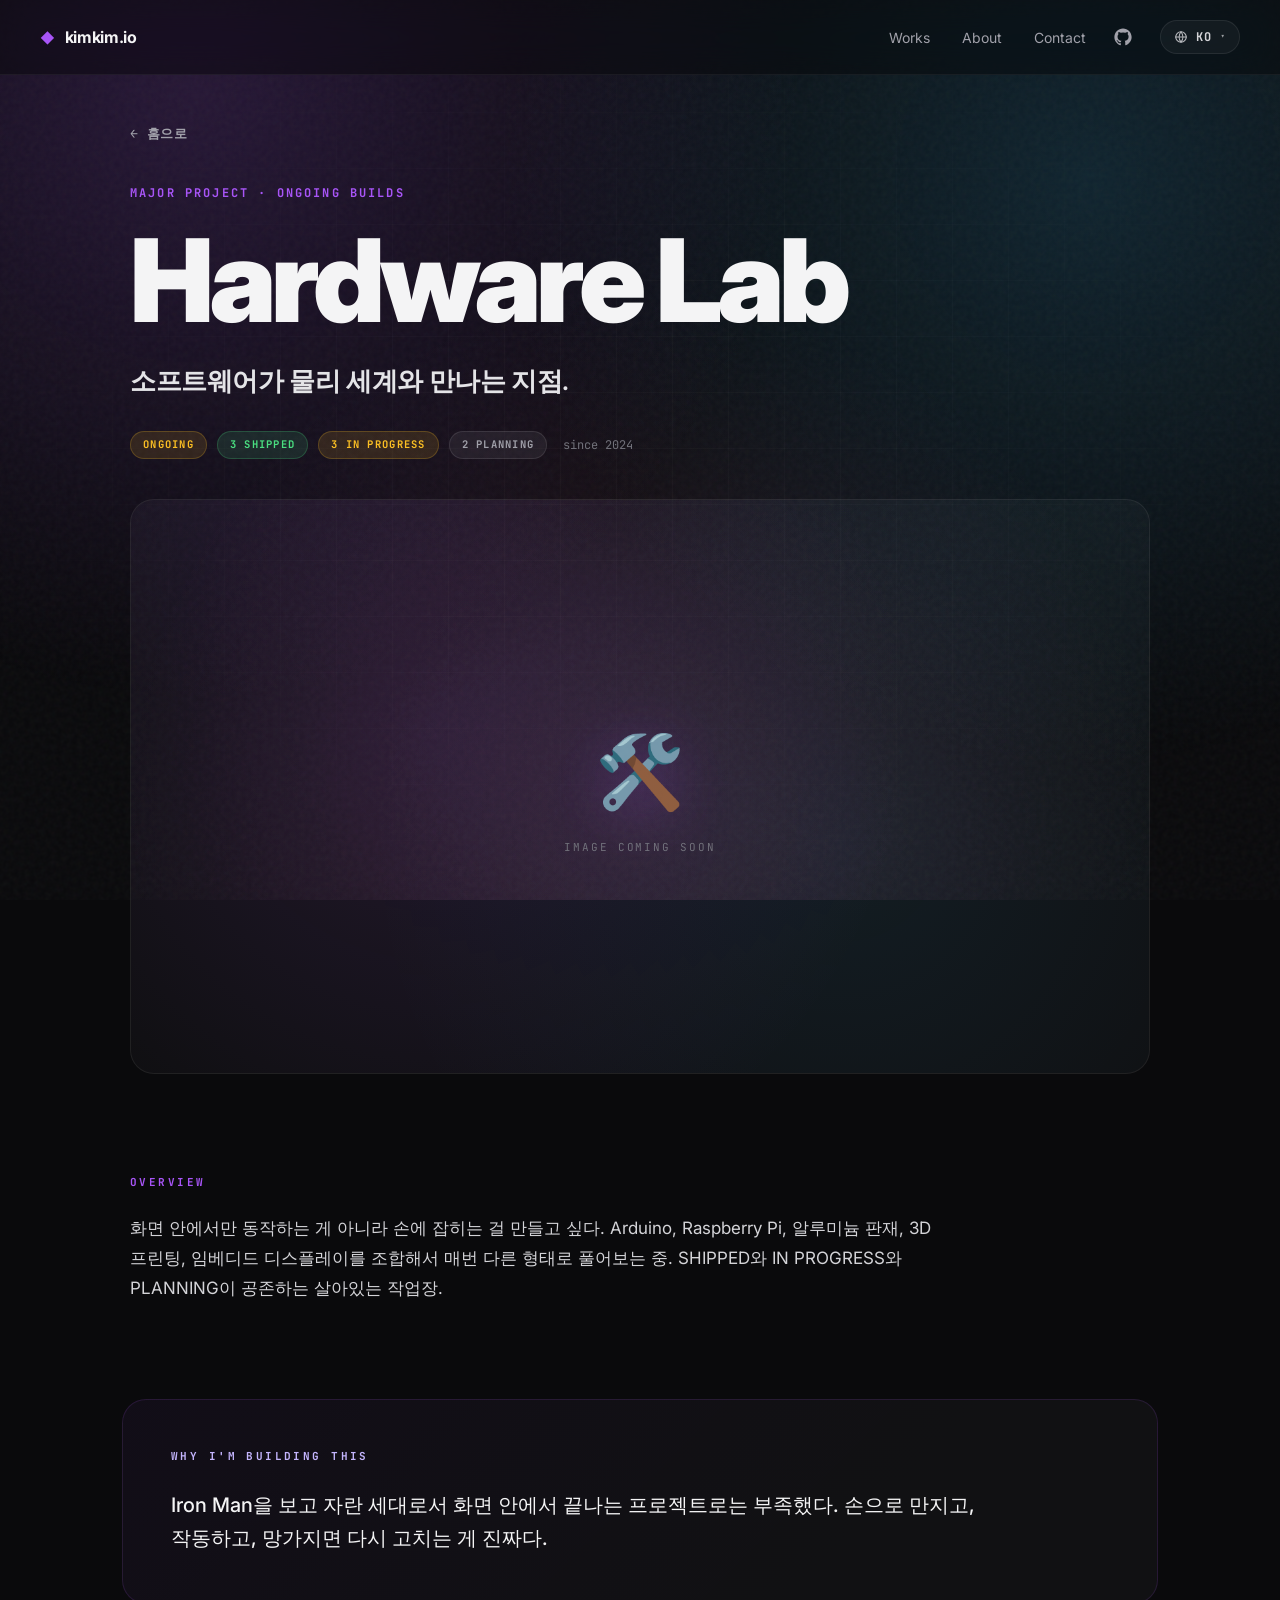
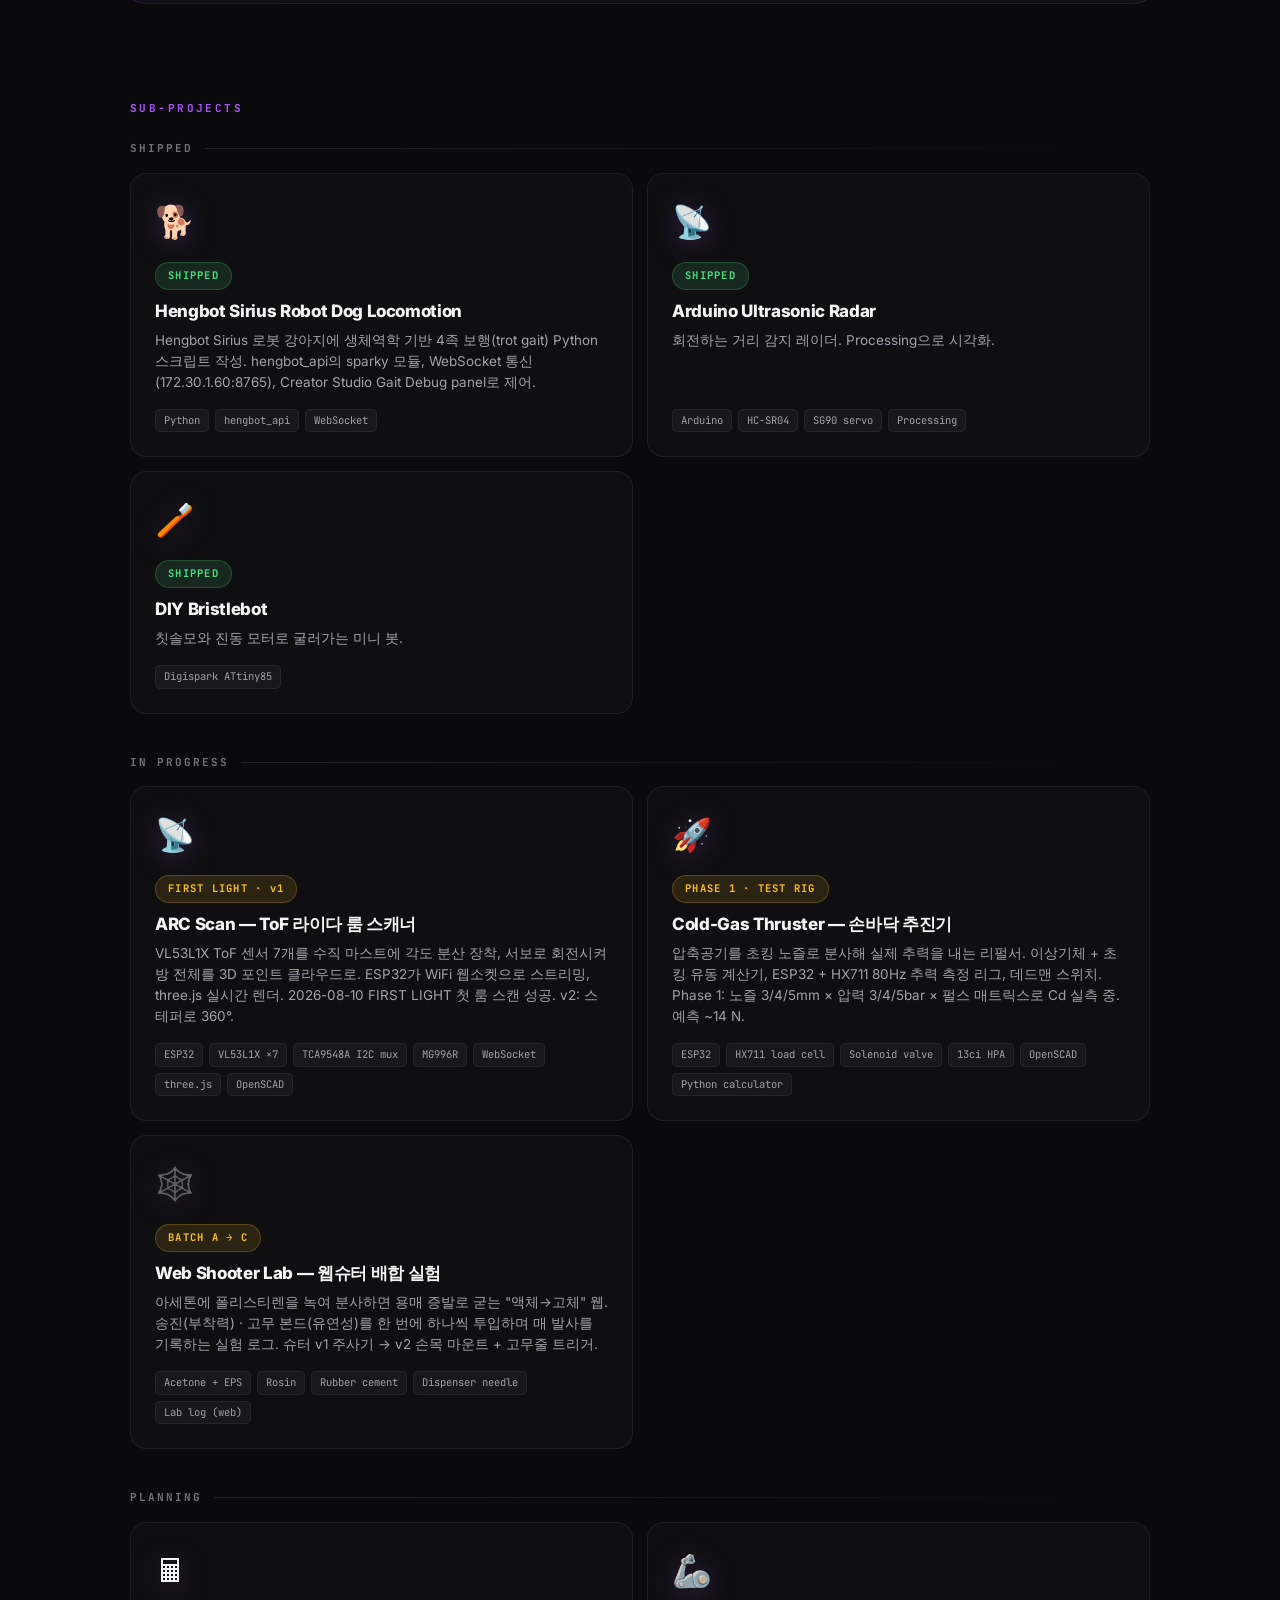
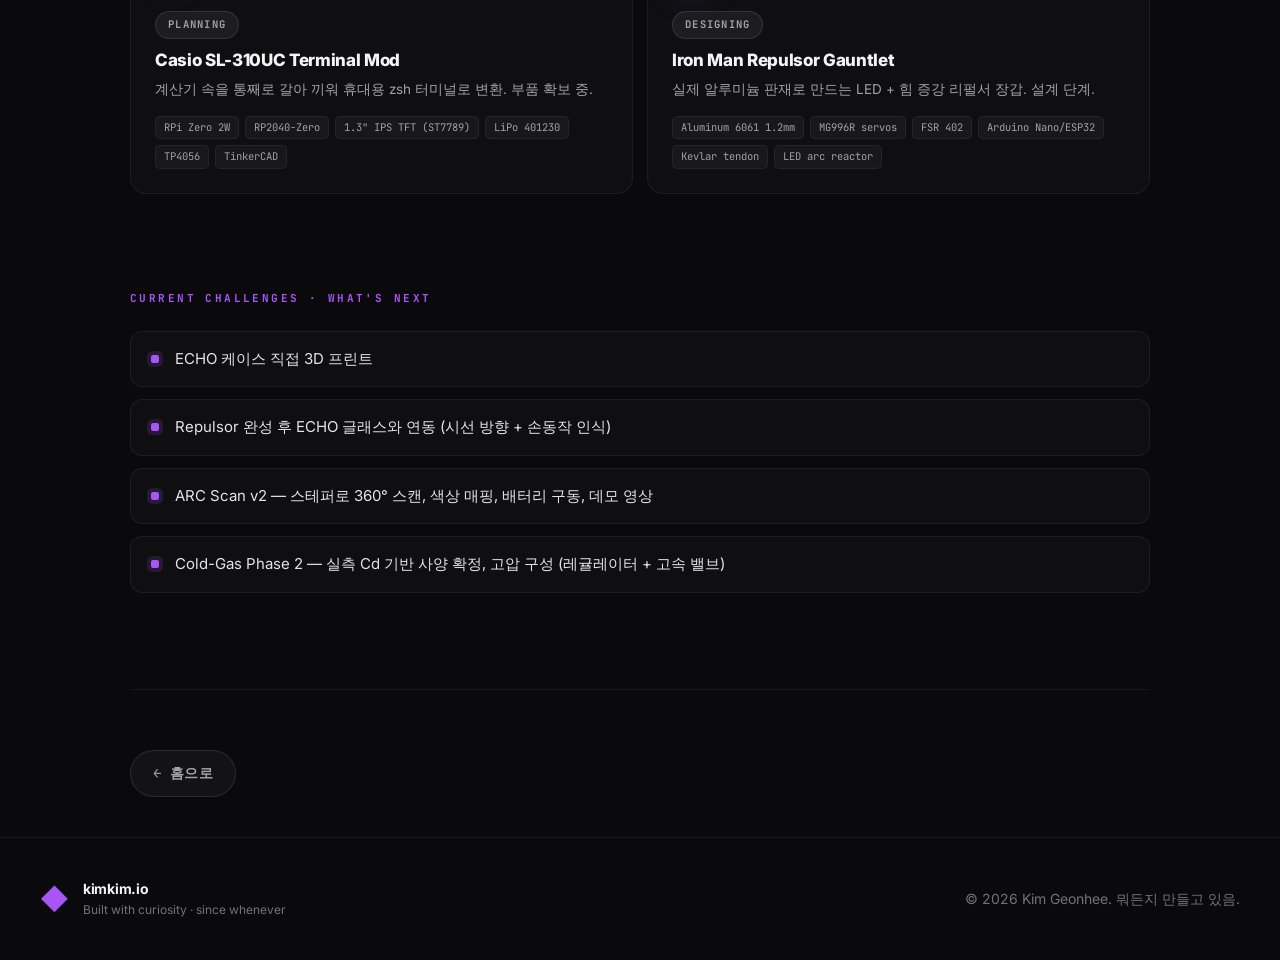
<file: works/hardware/index.html>
<!DOCTYPE html>
<html lang="ko">
<head>
<meta charset="UTF-8" />
<meta name="viewport" content="width=device-width, initial-scale=1.0" />
<title>Hardware Lab — Kimkim.io</title>
<meta name="description" content="Where software meets the physical world. Arduino, Raspberry Pi, aluminum, 3D printing, embedded displays." />
<link rel="icon" type="image/png" href="/favicon.png" />
<link rel="apple-touch-icon" href="/favicon.png" />
<link rel="preconnect" href="https://fonts.googleapis.com">
<link rel="preconnect" href="https://fonts.gstatic.com" crossorigin>
<link href="https://fonts.googleapis.com/css2?family=Inter:wght@400;500;700;900&family=Pretendard:wght@400;500;700;900&family=JetBrains+Mono:wght@400;700&display=swap" rel="stylesheet">
<link rel="stylesheet" href="/styles.css" />
</head>
<body>

<div class="bg-grid"></div>
<div class="bg-gradient"></div>
<div class="bg-noise"></div>

<nav class="nav nav-placeholder" id="navHost" data-partial="/partials/nav.html"></nav>

<main class="deep-dive">

  <a href="/" class="deep-back">← <span data-i18n="deep.back">홈으로</span></a>

  <!-- hero -->
  <header class="deep-hero">
    <div class="deep-caption" data-i18n="hw.caption">MAJOR PROJECT · ONGOING BUILDS</div>
    <h1 class="deep-title">Hardware Lab</h1>
    <p class="deep-subtitle" data-i18n="hw.subtitle">소프트웨어가 물리 세계와 만나는 지점.</p>
    <div class="deep-meta">
      <span class="deep-status-badge deep-status-progress">ONGOING</span>
      <span class="deep-status-badge deep-status-shipped">3 SHIPPED</span>
      <span class="deep-status-badge deep-status-progress">3 IN PROGRESS</span>
      <span class="deep-status-badge deep-status-planning">2 PLANNING</span>
      <span class="deep-year">since 2024</span>
    </div>
    <div class="deep-hero-visual">
      <div class="deep-visual-placeholder">
        <span class="deep-visual-emoji">🛠️</span>
        <span class="deep-visual-label">Image coming soon</span>
      </div>
    </div>
  </header>

  <!-- overview -->
  <section class="deep-section">
    <div class="deep-section-eyebrow">OVERVIEW</div>
    <p class="deep-prose" data-i18n="hw.overview">화면 안에서만 동작하는 게 아니라 손에 잡히는 걸 만들고 싶다. Arduino, Raspberry Pi, 알루미늄 판재, 3D 프린팅, 임베디드 디스플레이를 조합해서 매번 다른 형태로 풀어보는 중. SHIPPED와 IN PROGRESS와 PLANNING이 공존하는 살아있는 작업장.</p>
  </section>

  <!-- why -->
  <section class="deep-section deep-why">
    <div class="deep-section-eyebrow">WHY I'M BUILDING THIS</div>
    <p class="deep-prose deep-prose-large" data-i18n="hw.why">Iron Man을 보고 자란 세대로서 화면 안에서 끝나는 프로젝트로는 부족했다. 손으로 만지고, 작동하고, 망가지면 다시 고치는 게 진짜다.</p>
  </section>

  <!-- sub-projects grid -->
  <section class="deep-subgrid-section">
    <div class="deep-section-eyebrow">SUB-PROJECTS</div>

    <!-- SHIPPED group -->
    <div class="deep-subgrid-group">
      <div class="deep-subgrid-group-label" data-i18n="hw.shipped">SHIPPED</div>
      <div class="deep-subgrid">
        <a href="#" class="deep-subcard">
          <div class="deep-subcard-icon">🐕</div>
          <div class="deep-subcard-meta">
            <span class="deep-status-badge deep-status-shipped">SHIPPED</span>
          </div>
          <h3 class="deep-subcard-title" data-i18n="hw.sub.hengbot.title">Hengbot Sirius Robot Dog Locomotion</h3>
          <p class="deep-subcard-desc" data-i18n="hw.sub.hengbot.desc">Hengbot Sirius 로봇 강아지에 생체역학 기반 4족 보행(trot gait) Python 스크립트 작성. hengbot_api의 sparky 모듈, WebSocket 통신 (172.30.1.60:8765), Creator Studio Gait Debug panel로 제어.</p>
          <div class="deep-subcard-stack">
            <span>Python</span><span>hengbot_api</span><span>WebSocket</span>
          </div>
        </a>

        <a href="#" class="deep-subcard">
          <div class="deep-subcard-icon">📡</div>
          <div class="deep-subcard-meta">
            <span class="deep-status-badge deep-status-shipped">SHIPPED</span>
          </div>
          <h3 class="deep-subcard-title" data-i18n="hw.sub.radar.title">Arduino Ultrasonic Radar</h3>
          <p class="deep-subcard-desc" data-i18n="hw.sub.radar.desc">회전하는 거리 감지 레이더. Processing으로 시각화.</p>
          <div class="deep-subcard-stack">
            <span>Arduino</span><span>HC-SR04</span><span>SG90 servo</span><span>Processing</span>
          </div>
        </a>

        <a href="#" class="deep-subcard">
          <div class="deep-subcard-icon">🪥</div>
          <div class="deep-subcard-meta">
            <span class="deep-status-badge deep-status-shipped">SHIPPED</span>
          </div>
          <h3 class="deep-subcard-title" data-i18n="hw.sub.bristle.title">DIY Bristlebot</h3>
          <p class="deep-subcard-desc" data-i18n="hw.sub.bristle.desc">칫솔모와 진동 모터로 굴러가는 미니 봇.</p>
          <div class="deep-subcard-stack">
            <span>Digispark ATtiny85</span>
          </div>
        </a>
      </div>
    </div>

    <!-- IN PROGRESS group -->
    <div class="deep-subgrid-group">
      <div class="deep-subgrid-group-label" data-i18n="hw.inprogress">IN PROGRESS</div>
      <div class="deep-subgrid">
        <a href="https://github.com/geonhee15/arc-scan" target="_blank" rel="noopener" class="deep-subcard">
          <div class="deep-subcard-icon">📡</div>
          <div class="deep-subcard-meta">
            <span class="deep-status-badge deep-status-progress">FIRST LIGHT · v1</span>
          </div>
          <h3 class="deep-subcard-title" data-i18n="hw.sub.arcscan.title">ARC Scan — ToF 라이다 룸 스캐너</h3>
          <p class="deep-subcard-desc" data-i18n="hw.sub.arcscan.desc">VL53L1X ToF 센서 7개를 수직 마스트에 각도 분산 장착, 서보로 회전시켜 방 전체를 3D 포인트 클라우드로. ESP32가 WiFi 웹소켓으로 스트리밍, three.js 실시간 렌더. 2026-08-10 FIRST LIGHT 첫 룸 스캔 성공. v2: 스테퍼로 360°.</p>
          <div class="deep-subcard-stack">
            <span>ESP32</span><span>VL53L1X ×7</span><span>TCA9548A I2C mux</span><span>MG996R</span><span>WebSocket</span><span>three.js</span><span>OpenSCAD</span>
          </div>
        </a>

        <a href="https://github.com/geonhee15/Cold-Gas-Thruster" target="_blank" rel="noopener" class="deep-subcard">
          <div class="deep-subcard-icon">🚀</div>
          <div class="deep-subcard-meta">
            <span class="deep-status-badge deep-status-progress">PHASE 1 · TEST RIG</span>
          </div>
          <h3 class="deep-subcard-title" data-i18n="hw.sub.coldgas.title">Cold-Gas Thruster — 손바닥 추진기</h3>
          <p class="deep-subcard-desc" data-i18n="hw.sub.coldgas.desc">압축공기를 초킹 노즐로 분사해 실제 추력을 내는 리펄서. 이상기체 + 초킹 유동 계산기, ESP32 + HX711 80Hz 추력 측정 리그, 데드맨 스위치. Phase 1: 노즐 3/4/5mm × 압력 3/4/5bar × 펄스 매트릭스로 Cd 실측 중. 예측 ~14 N.</p>
          <div class="deep-subcard-stack">
            <span>ESP32</span><span>HX711 load cell</span><span>Solenoid valve</span><span>13ci HPA</span><span>OpenSCAD</span><span>Python calculator</span>
          </div>
        </a>

        <a href="https://geonhee15.github.io/Webshooter-V1/" target="_blank" rel="noopener" class="deep-subcard">
          <div class="deep-subcard-icon">🕸️</div>
          <div class="deep-subcard-meta">
            <span class="deep-status-badge deep-status-progress">BATCH A → C</span>
          </div>
          <h3 class="deep-subcard-title" data-i18n="hw.sub.webshooter.title">Web Shooter Lab — 웹슈터 배합 실험</h3>
          <p class="deep-subcard-desc" data-i18n="hw.sub.webshooter.desc">아세톤에 폴리스티렌을 녹여 분사하면 용매 증발로 굳는 "액체→고체" 웹. 송진(부착력) · 고무 본드(유연성)를 한 번에 하나씩 투입하며 매 발사를 기록하는 실험 로그. 슈터 v1 주사기 → v2 손목 마운트 + 고무줄 트리거.</p>
          <div class="deep-subcard-stack">
            <span>Acetone + EPS</span><span>Rosin</span><span>Rubber cement</span><span>Dispenser needle</span><span>Lab log (web)</span>
          </div>
        </a>
      </div>
    </div>

    <!-- PLANNING group -->
    <div class="deep-subgrid-group">
      <div class="deep-subgrid-group-label" data-i18n="hw.planning">PLANNING</div>
      <div class="deep-subgrid">
        <a href="#" class="deep-subcard">
          <div class="deep-subcard-icon">🖩</div>
          <div class="deep-subcard-meta">
            <span class="deep-status-badge deep-status-planning">PLANNING</span>
          </div>
          <h3 class="deep-subcard-title" data-i18n="hw.sub.casio.title">Casio SL-310UC Terminal Mod</h3>
          <p class="deep-subcard-desc" data-i18n="hw.sub.casio.desc">계산기 속을 통째로 갈아 끼워 휴대용 zsh 터미널로 변환. 부품 확보 중.</p>
          <div class="deep-subcard-stack">
            <span>RPi Zero 2W</span><span>RP2040-Zero</span><span>1.3" IPS TFT (ST7789)</span><span>LiPo 401230</span><span>TP4056</span><span>TinkerCAD</span>
          </div>
        </a>

        <a href="#" class="deep-subcard">
          <div class="deep-subcard-icon">🦾</div>
          <div class="deep-subcard-meta">
            <span class="deep-status-badge deep-status-planning">DESIGNING</span>
          </div>
          <h3 class="deep-subcard-title" data-i18n="hw.sub.repulsor.title">Iron Man Repulsor Gauntlet</h3>
          <p class="deep-subcard-desc" data-i18n="hw.sub.repulsor.desc">실제 알루미늄 판재로 만드는 LED + 힘 증강 리펄서 장갑. 설계 단계.</p>
          <div class="deep-subcard-stack">
            <span>Aluminum 6061 1.2mm</span><span>MG996R servos</span><span>FSR 402</span><span>Arduino Nano/ESP32</span><span>Kevlar tendon</span><span>LED arc reactor</span>
          </div>
        </a>
      </div>
    </div>
  </section>

  <!-- what's next -->
  <section class="deep-section">
    <div class="deep-section-eyebrow">CURRENT CHALLENGES · WHAT'S NEXT</div>
    <ul class="deep-feature-list">
      <li data-i18n="hw.next1">ECHO 케이스 직접 3D 프린트</li>
      <li data-i18n="hw.next2">Repulsor 완성 후 ECHO 글래스와 연동 (시선 방향 + 손동작 인식)</li>
      <li data-i18n="hw.next3">ARC Scan v2 — 스테퍼로 360° 스캔, 색상 매핑, 배터리 구동, 데모 영상</li>
      <li data-i18n="hw.next4">Cold-Gas Phase 2 — 실측 Cd 기반 사양 확정, 고압 구성 (레귤레이터 + 고속 밸브)</li>
    </ul>
  </section>

  <div class="deep-back-foot">
    <a href="/" class="deep-back-btn">← <span data-i18n="deep.back">홈으로</span></a>
  </div>

</main>

<footer class="footer footer-placeholder" id="footerHost" data-partial="/partials/footer.html"></footer>

<script src="/main.js"></script>
</body>
</html>
</file>
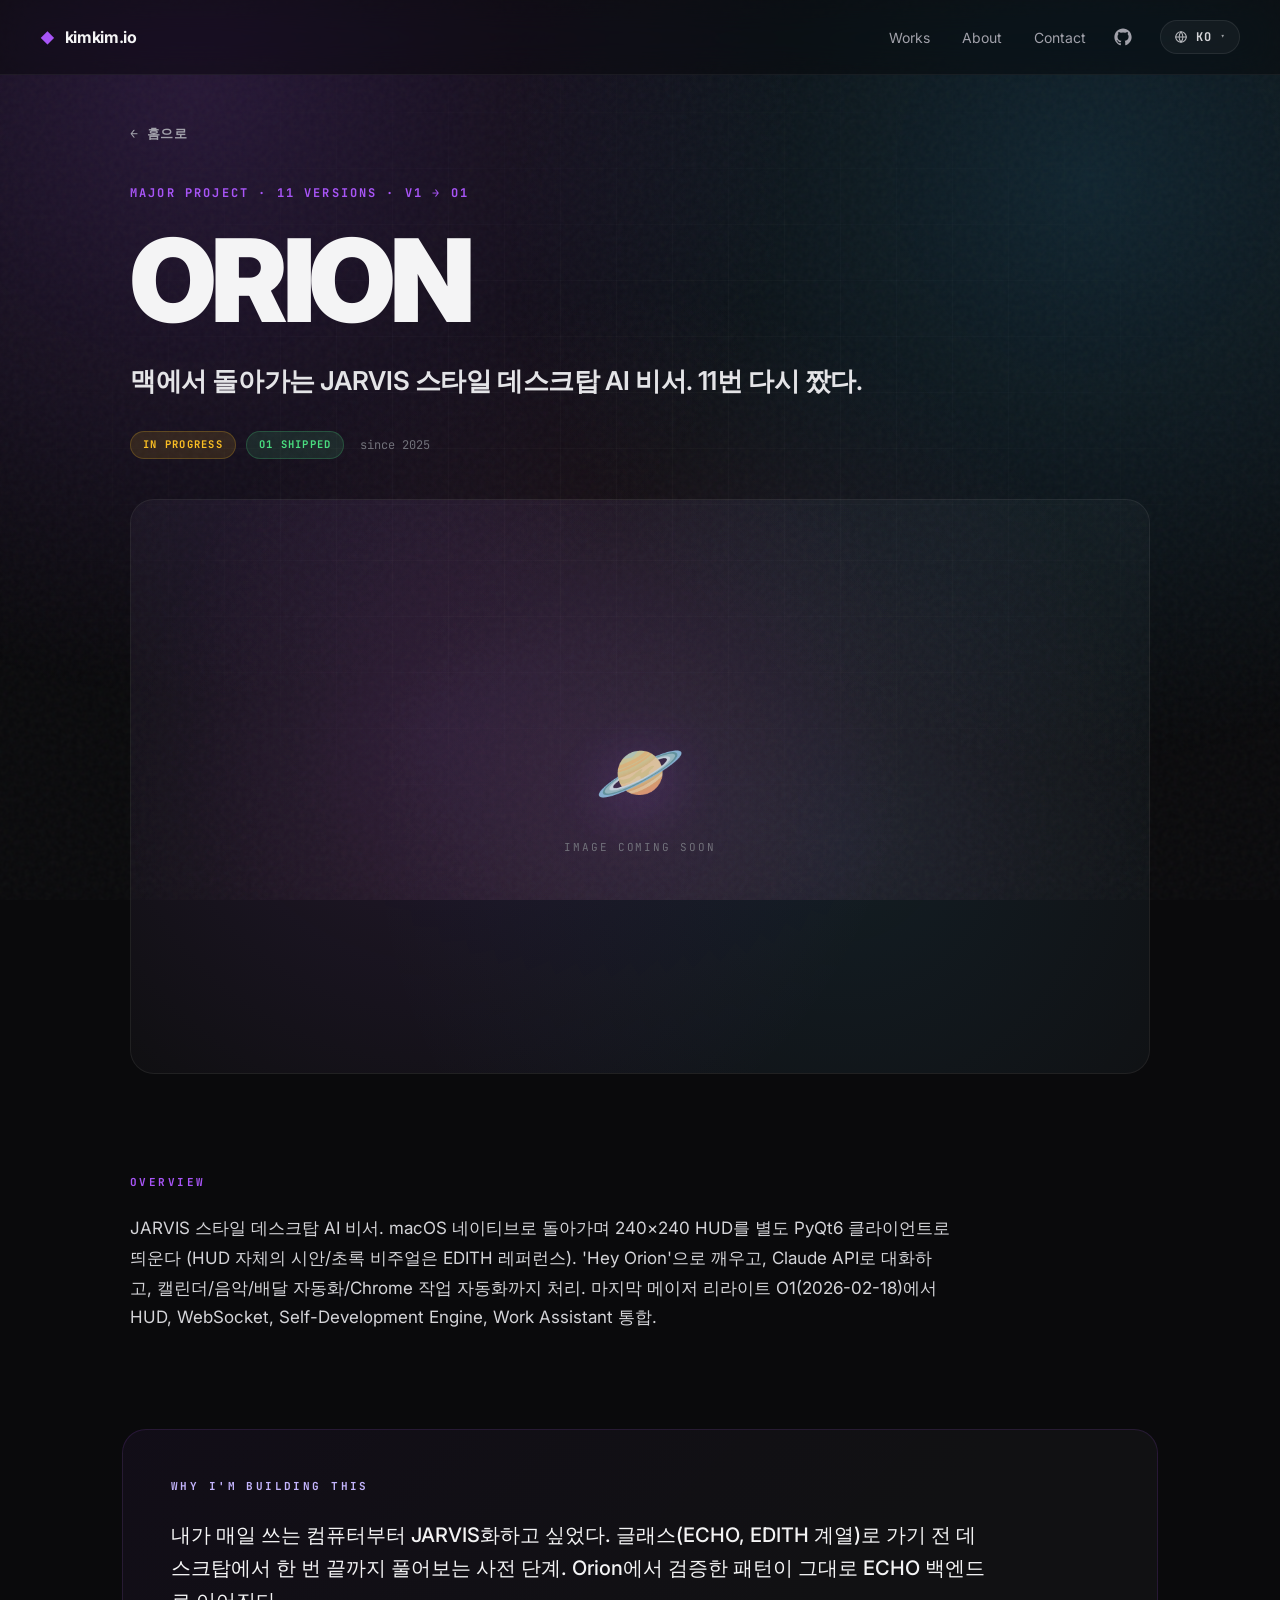
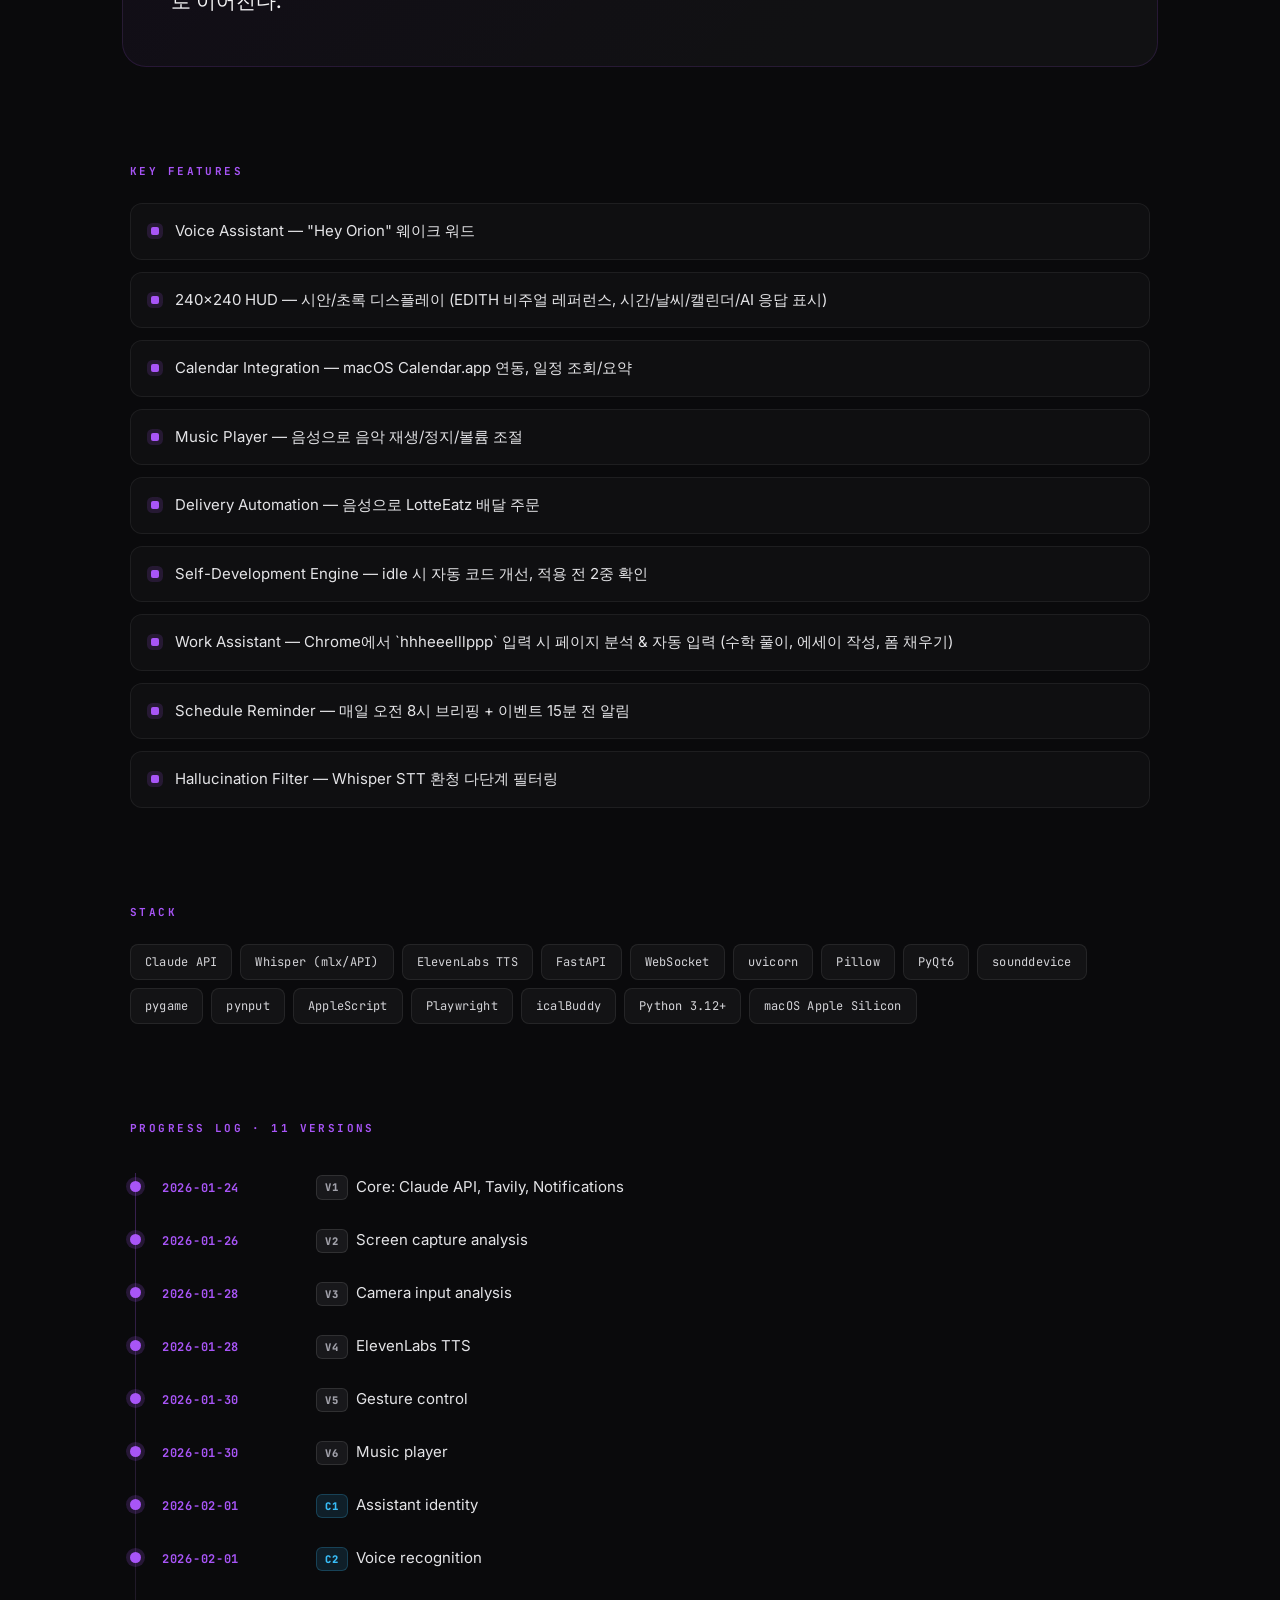
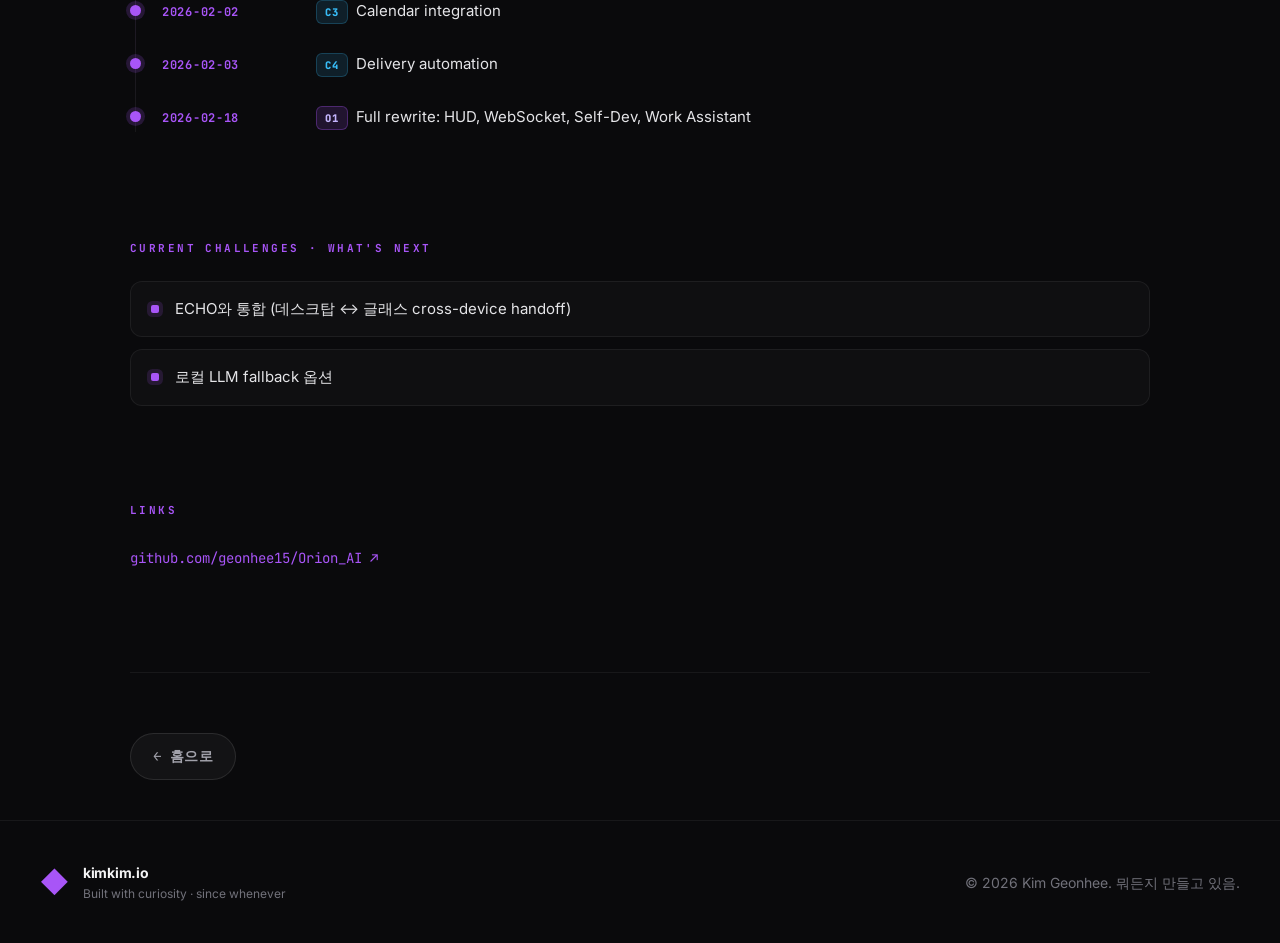
<file: works/orion/index.html>
<!DOCTYPE html>
<html lang="ko">
<head>
<meta charset="UTF-8" />
<meta name="viewport" content="width=device-width, initial-scale=1.0" />
<title>ORION — Kimkim.io</title>
<meta name="description" content="JARVIS-style macOS desktop AI assistant. Iterated 11 times from V1 to O1." />
<link rel="icon" type="image/png" href="/favicon.png" />
<link rel="apple-touch-icon" href="/favicon.png" />
<link rel="preconnect" href="https://fonts.googleapis.com">
<link rel="preconnect" href="https://fonts.gstatic.com" crossorigin>
<link href="https://fonts.googleapis.com/css2?family=Inter:wght@400;500;700;900&family=Pretendard:wght@400;500;700;900&family=JetBrains+Mono:wght@400;700&display=swap" rel="stylesheet">
<link rel="stylesheet" href="/styles.css" />
</head>
<body>

<div class="bg-grid"></div>
<div class="bg-gradient"></div>
<div class="bg-noise"></div>

<nav class="nav nav-placeholder" id="navHost" data-partial="/partials/nav.html"></nav>

<main class="deep-dive">

  <a href="/" class="deep-back">← <span data-i18n="deep.back">홈으로</span></a>

  <!-- hero -->
  <header class="deep-hero">
    <div class="deep-caption" data-i18n="orion.caption">MAJOR PROJECT · 11 VERSIONS · V1 → O1</div>
    <h1 class="deep-title">ORION</h1>
    <p class="deep-subtitle" data-i18n="orion.subtitle">맥에서 돌아가는 JARVIS 스타일 데스크탑 AI 비서. 11번 다시 짰다.</p>
    <div class="deep-meta">
      <span class="deep-status-badge deep-status-progress">IN PROGRESS</span>
      <span class="deep-status-badge deep-status-shipped">O1 SHIPPED</span>
      <span class="deep-year">since 2025</span>
    </div>
    <div class="deep-hero-visual">
      <div class="deep-visual-placeholder">
        <span class="deep-visual-emoji">🪐</span>
        <span class="deep-visual-label">Image coming soon</span>
      </div>
    </div>
  </header>

  <!-- overview -->
  <section class="deep-section">
    <div class="deep-section-eyebrow">OVERVIEW</div>
    <p class="deep-prose" data-i18n="orion.overview">JARVIS 스타일 데스크탑 AI 비서. macOS 네이티브로 돌아가며 240×240 HUD를 별도 PyQt6 클라이언트로 띄운다 (HUD 자체의 시안/초록 비주얼은 EDITH 레퍼런스). 'Hey Orion'으로 깨우고, Claude API로 대화하고, 캘린더/음악/배달 자동화/Chrome 작업 자동화까지 처리. 마지막 메이저 리라이트 O1(2026-02-18)에서 HUD, WebSocket, Self-Development Engine, Work Assistant 통합.</p>
  </section>

  <!-- why -->
  <section class="deep-section deep-why">
    <div class="deep-section-eyebrow">WHY I'M BUILDING THIS</div>
    <p class="deep-prose deep-prose-large" data-i18n="orion.why">내가 매일 쓰는 컴퓨터부터 JARVIS화하고 싶었다. 글래스(ECHO, EDITH 계열)로 가기 전 데스크탑에서 한 번 끝까지 풀어보는 사전 단계. Orion에서 검증한 패턴이 그대로 ECHO 백엔드로 이어진다.</p>
  </section>

  <!-- key features -->
  <section class="deep-section">
    <div class="deep-section-eyebrow">KEY FEATURES</div>
    <ul class="deep-feature-list">
      <li data-i18n="orion.feature1">Voice Assistant — "Hey Orion" 웨이크 워드</li>
      <li data-i18n="orion.feature2">240×240 HUD — 시안/초록 디스플레이 (EDITH 비주얼 레퍼런스, 시간/날씨/캘린더/AI 응답 표시)</li>
      <li data-i18n="orion.feature3">Calendar Integration — macOS Calendar.app 연동, 일정 조회/요약</li>
      <li data-i18n="orion.feature4">Music Player — 음성으로 음악 재생/정지/볼륨 조절</li>
      <li data-i18n="orion.feature5">Delivery Automation — 음성으로 LotteEatz 배달 주문</li>
      <li data-i18n="orion.feature6">Self-Development Engine — idle 시 자동 코드 개선, 적용 전 2중 확인</li>
      <li data-i18n="orion.feature7">Work Assistant — Chrome에서 `hhheeelllppp` 입력 시 페이지 분석 & 자동 입력 (수학 풀이, 에세이 작성, 폼 채우기)</li>
      <li data-i18n="orion.feature8">Schedule Reminder — 매일 오전 8시 브리핑 + 이벤트 15분 전 알림</li>
      <li data-i18n="orion.feature9">Hallucination Filter — Whisper STT 환청 다단계 필터링</li>
    </ul>
  </section>

  <!-- stack -->
  <section class="deep-section">
    <div class="deep-section-eyebrow">STACK</div>
    <div class="deep-stack">
      <span>Claude API</span>
      <span>Whisper (mlx/API)</span>
      <span>ElevenLabs TTS</span>
      <span>FastAPI</span>
      <span>WebSocket</span>
      <span>uvicorn</span>
      <span>Pillow</span>
      <span>PyQt6</span>
      <span>sounddevice</span>
      <span>pygame</span>
      <span>pynput</span>
      <span>AppleScript</span>
      <span>Playwright</span>
      <span>icalBuddy</span>
      <span>Python 3.12+</span>
      <span>macOS Apple Silicon</span>
    </div>
  </section>

  <!-- timeline (11 versions) -->
  <section class="deep-section">
    <div class="deep-section-eyebrow">PROGRESS LOG · 11 VERSIONS</div>
    <ol class="deep-timeline">
      <li class="deep-timeline-item">
        <div class="deep-timeline-when">2026-01-24</div>
        <div class="deep-timeline-what"><span class="deep-version-tag deep-version-V">V1</span><span data-i18n="orion.tl.v1">Core: Claude API, Tavily, Notifications</span></div>
      </li>
      <li class="deep-timeline-item">
        <div class="deep-timeline-when">2026-01-26</div>
        <div class="deep-timeline-what"><span class="deep-version-tag deep-version-V">V2</span><span data-i18n="orion.tl.v2">Screen capture analysis</span></div>
      </li>
      <li class="deep-timeline-item">
        <div class="deep-timeline-when">2026-01-28</div>
        <div class="deep-timeline-what"><span class="deep-version-tag deep-version-V">V3</span><span data-i18n="orion.tl.v3">Camera input analysis</span></div>
      </li>
      <li class="deep-timeline-item">
        <div class="deep-timeline-when">2026-01-28</div>
        <div class="deep-timeline-what"><span class="deep-version-tag deep-version-V">V4</span><span data-i18n="orion.tl.v4">ElevenLabs TTS</span></div>
      </li>
      <li class="deep-timeline-item">
        <div class="deep-timeline-when">2026-01-30</div>
        <div class="deep-timeline-what"><span class="deep-version-tag deep-version-V">V5</span><span data-i18n="orion.tl.v5">Gesture control</span></div>
      </li>
      <li class="deep-timeline-item">
        <div class="deep-timeline-when">2026-01-30</div>
        <div class="deep-timeline-what"><span class="deep-version-tag deep-version-V">V6</span><span data-i18n="orion.tl.v6">Music player</span></div>
      </li>
      <li class="deep-timeline-item">
        <div class="deep-timeline-when">2026-02-01</div>
        <div class="deep-timeline-what"><span class="deep-version-tag deep-version-C">C1</span><span data-i18n="orion.tl.c1">Assistant identity</span></div>
      </li>
      <li class="deep-timeline-item">
        <div class="deep-timeline-when">2026-02-01</div>
        <div class="deep-timeline-what"><span class="deep-version-tag deep-version-C">C2</span><span data-i18n="orion.tl.c2">Voice recognition</span></div>
      </li>
      <li class="deep-timeline-item">
        <div class="deep-timeline-when">2026-02-02</div>
        <div class="deep-timeline-what"><span class="deep-version-tag deep-version-C">C3</span><span data-i18n="orion.tl.c3">Calendar integration</span></div>
      </li>
      <li class="deep-timeline-item">
        <div class="deep-timeline-when">2026-02-03</div>
        <div class="deep-timeline-what"><span class="deep-version-tag deep-version-C">C4</span><span data-i18n="orion.tl.c4">Delivery automation</span></div>
      </li>
      <li class="deep-timeline-item">
        <div class="deep-timeline-when">2026-02-18</div>
        <div class="deep-timeline-what"><span class="deep-version-tag deep-version-O">O1</span><span data-i18n="orion.tl.o1">Full rewrite: HUD, WebSocket, Self-Dev, Work Assistant</span></div>
      </li>
    </ol>
  </section>

  <!-- what's next -->
  <section class="deep-section">
    <div class="deep-section-eyebrow">CURRENT CHALLENGES · WHAT'S NEXT</div>
    <ul class="deep-feature-list">
      <li data-i18n="orion.next1">ECHO와 통합 (데스크탑 ↔ 글래스 cross-device handoff)</li>
      <li data-i18n="orion.next2">로컬 LLM fallback 옵션</li>
    </ul>
  </section>

  <!-- links -->
  <section class="deep-section">
    <div class="deep-section-eyebrow">LINKS</div>
    <ul class="deep-links">
      <li><a href="https://github.com/geonhee15/Orion_AI" target="_blank" rel="noopener">github.com/geonhee15/Orion_AI ↗</a></li>
    </ul>
  </section>

  <div class="deep-back-foot">
    <a href="/" class="deep-back-btn">← <span data-i18n="deep.back">홈으로</span></a>
  </div>

</main>

<footer class="footer footer-placeholder" id="footerHost" data-partial="/partials/footer.html"></footer>

<script src="/main.js"></script>
</body>
</html>
</file>
<file: styles.css>
/* ===== reset ===== */
*, *::before, *::after { box-sizing: border-box; margin: 0; padding: 0; }
html { scroll-behavior: smooth; }
body {
  font-family: 'Pretendard', 'Inter', -apple-system, BlinkMacSystemFont, sans-serif;
  background: #0a0a0c;
  color: #f4f4f5;
  line-height: 1.5;
  overflow-x: hidden;
  -webkit-font-smoothing: antialiased;
}
a { color: inherit; text-decoration: none; }
button { font: inherit; cursor: pointer; border: none; background: none; color: inherit; }

/* ===== background layers ===== */
.bg-grid {
  position: fixed; inset: 0; z-index: -3;
  background-image:
    linear-gradient(rgba(255,255,255,0.025) 1px, transparent 1px),
    linear-gradient(90deg, rgba(255,255,255,0.025) 1px, transparent 1px);
  background-size: 56px 56px;
  mask-image: radial-gradient(ellipse at center, black 30%, transparent 80%);
}
.bg-gradient {
  position: fixed; inset: 0; z-index: -2; pointer-events: none;
  background:
    radial-gradient(circle at 15% 10%, rgba(168, 85, 247, 0.18), transparent 45%),
    radial-gradient(circle at 85% 20%, rgba(56, 189, 248, 0.15), transparent 45%),
    radial-gradient(circle at 50% 90%, rgba(244, 114, 182, 0.12), transparent 50%);
}
.bg-noise {
  position: fixed; inset: 0; z-index: -1; pointer-events: none; opacity: 0.04;
  background-image: url("data:image/svg+xml,%3Csvg viewBox='0 0 200 200' xmlns='http://www.w3.org/2000/svg'%3E%3Cfilter id='n'%3E%3CfeTurbulence type='fractalNoise' baseFrequency='0.85' numOctaves='2'/%3E%3C/filter%3E%3Crect width='100%25' height='100%25' filter='url(%23n)'/%3E%3C/svg%3E");
}

/* ===== partial placeholders (FOUC prevention) ===== */
.nav-placeholder { min-height: 65px; }
.footer-placeholder { min-height: 88px; }
@media (max-width: 900px) {
  .nav-placeholder { min-height: 56px; }
  .footer-placeholder { min-height: 120px; }
}

/* ===== hero load animation ===== */
@keyframes heroFadeUp {
  from { opacity: 0; transform: translateY(28px); }
  to   { opacity: 1; transform: translateY(0); }
}
.nav,
.hero-eyebrow,
.hero-title .line,
.hero-sub,
.hero-cta,
.hero-stats {
  opacity: 0;
  animation: heroFadeUp .9s cubic-bezier(.2,.7,.3,1) forwards;
}
.nav                            { animation-delay: 0.05s; }
.hero-eyebrow                   { animation-delay: 0.20s; }
.hero-title .line:nth-child(1)  { animation-delay: 0.32s; }
.hero-title .line:nth-child(2)  { animation-delay: 0.46s; }
.hero-sub                       { animation-delay: 0.62s; }
.hero-cta                       { animation-delay: 0.76s; }
.hero-stats                     { animation-delay: 0.90s; }
@media (prefers-reduced-motion: reduce) {
  .nav, .hero-eyebrow, .hero-title .line, .hero-sub, .hero-cta, .hero-stats {
    opacity: 1; transform: none; animation: none;
  }
}

/* ===== nav ===== */
.nav {
  position: fixed; top: 0; left: 0; right: 0; z-index: 50;
  display: flex; justify-content: space-between; align-items: center;
  padding: 20px 40px;
  backdrop-filter: blur(20px) saturate(140%);
  background: rgba(10,10,12,0.55);
  border-bottom: 1px solid rgba(255,255,255,0.05);
}
.logo { display: flex; align-items: center; gap: 10px; font-weight: 700; font-size: 16px; letter-spacing: -0.02em; }
.logo-mark { color: #a855f7; font-size: 14px; animation: spin 8s linear infinite; display: inline-block; }
.logo-mark.big { font-size: 28px; }
@keyframes spin { to { transform: rotate(360deg); } }
.nav-right { display: flex; align-items: center; gap: 20px; }
.nav-github {
  display: inline-flex; align-items: center; justify-content: center;
  width: 34px; height: 34px;
  border-radius: 999px;
  color: #a1a1aa;
  background: transparent;
  border: 1px solid transparent;
  transition: color .2s, background .2s, border-color .2s, transform .2s;
}
.nav-github:hover {
  color: #fff;
  background: rgba(255,255,255,0.06);
  border-color: rgba(255,255,255,0.12);
  transform: translateY(-1px);
}
.nav-github svg { display: block; }
.nav-links { display: flex; gap: 32px; }
.nav-links a { font-size: 14px; color: #a1a1aa; transition: color .2s; }
.nav-links a:hover { color: #fff; }

/* ===== language switcher ===== */
.lang-switcher { position: relative; }
.lang-btn {
  display: inline-flex; align-items: center; gap: 8px;
  padding: 7px 13px;
  border-radius: 999px;
  background: rgba(255,255,255,0.04);
  border: 1px solid rgba(255,255,255,0.08);
  color: #d4d4d8;
  font-size: 12px;
  font-weight: 700;
  letter-spacing: 0.08em;
  font-family: 'JetBrains Mono', monospace;
  cursor: pointer;
  transition: background .2s, border-color .2s, color .2s;
}
.lang-btn:hover, .lang-btn[aria-expanded="true"] {
  background: rgba(255,255,255,0.08);
  border-color: rgba(255,255,255,0.18);
  color: #fff;
}
.lang-icon { display: inline-flex; align-items: center; opacity: 0.85; }
.lang-caret { font-size: 9px; opacity: 0.7; transition: transform .2s; }
.lang-btn[aria-expanded="true"] .lang-caret { transform: rotate(180deg); }

.lang-menu {
  position: absolute; top: calc(100% + 10px); right: 0;
  list-style: none;
  min-width: 200px;
  padding: 8px;
  background: rgba(15, 15, 18, 0.92);
  backdrop-filter: blur(20px) saturate(140%);
  border: 1px solid rgba(255,255,255,0.08);
  border-radius: 14px;
  box-shadow: 0 18px 50px rgba(0,0,0,0.5), 0 2px 8px rgba(0,0,0,0.3);
  z-index: 60;
  opacity: 0; transform: translateY(-6px);
  transition: opacity .18s ease, transform .18s ease;
  pointer-events: none;
}
.lang-switcher.open .lang-menu { opacity: 1; transform: translateY(0); pointer-events: auto; }
.lang-menu[hidden] { display: none; }
.lang-option {
  display: flex; align-items: center; gap: 18px;
  width: 100%;
  padding: 12px 14px;
  border-radius: 10px;
  background: transparent;
  color: #d4d4d8;
  font-size: 14px;
  font-weight: 500;
  text-align: left;
  cursor: pointer;
  transition: background .15s;
}
.lang-option:hover { background: rgba(255,255,255,0.06); }
.lang-option .lang-code {
  font-family: 'JetBrains Mono', monospace;
  font-size: 11px;
  font-weight: 700;
  letter-spacing: 0.12em;
  color: #f59e0b;
  min-width: 24px;
}
.lang-option .lang-name { color: #f4f4f5; }
.lang-option[aria-current="true"] { background: rgba(245, 158, 11, 0.08); }
.lang-option[aria-current="true"] .lang-name { color: #fff; }

/* ===== hero ===== */
.hero {
  position: relative;
  min-height: 100vh;
  display: flex; flex-direction: column; justify-content: center;
  padding: 140px 40px 80px;
  max-width: 1400px; margin: 0 auto;
}
.hero-bg {
  position: absolute;
  inset: -1px 0 0 0;
  z-index: -1;
  overflow: hidden;
  /* extend beyond hero edges to span full viewport width */
  left: 50%; right: 50%;
  margin-left: -50vw; margin-right: -50vw;
  width: 100vw;
  pointer-events: none;
}
.hero-bg img {
  width: 100%; height: 100%;
  object-fit: cover;
  object-position: center;
  filter: grayscale(25%) brightness(0.48) contrast(1.05) saturate(0.85) blur(2px);
  /* expand slightly so blur edges don't show */
  transform: scale(1.03);
}
.hero-bg-vignette {
  position: absolute; inset: 0;
  background:
    /* stronger radial vignette */
    radial-gradient(ellipse 70% 65% at 50% 45%, transparent 0%, rgba(10,10,12,0.55) 55%, rgba(10,10,12,0.9) 85%, #0a0a0c 100%),
    /* bottom fade so works section blends in */
    linear-gradient(180deg, transparent 0%, transparent 50%, rgba(10,10,12,0.6) 75%, rgba(10,10,12,0.95) 90%, #0a0a0c 100%),
    /* brand color tint */
    linear-gradient(135deg, rgba(168,85,247,0.14) 0%, transparent 45%, rgba(56,189,248,0.08) 100%);
}
.hero-eyebrow {
  display: inline-flex; align-items: center; gap: 10px;
  padding: 8px 16px; border-radius: 999px;
  background: rgba(255,255,255,0.04);
  border: 1px solid rgba(255,255,255,0.08);
  font-size: 13px; color: #d4d4d8;
  width: fit-content;
  margin-bottom: 32px;
}
.dot {
  width: 7px; height: 7px; border-radius: 50%;
  background: #4ade80;
  box-shadow: 0 0 12px #4ade80;
  animation: pulse 1.6s ease-in-out infinite;
}
@keyframes pulse {
  0%, 100% { opacity: 1; }
  50% { opacity: 0.4; }
}
.hero-title {
  font-size: clamp(48px, 9vw, 144px);
  font-weight: 900;
  line-height: 0.95;
  letter-spacing: -0.045em;
  margin-bottom: 36px;
}
.line { display: block; }
.gradient {
  background: linear-gradient(135deg, #a855f7 0%, #ec4899 40%, #38bdf8 100%);
  -webkit-background-clip: text;
  background-clip: text;
  color: transparent;
  background-size: 200% 200%;
  animation: gradient-shift 6s ease infinite;
}
@keyframes gradient-shift {
  0%, 100% { background-position: 0% 50%; }
  50% { background-position: 100% 50%; }
}
.hero-sub {
  font-size: clamp(16px, 1.6vw, 20px);
  color: #a1a1aa;
  max-width: 580px;
  margin-bottom: 48px;
  line-height: 1.6;
}
.hero-cta { display: flex; gap: 14px; margin-bottom: 80px; flex-wrap: wrap; }
.btn {
  display: inline-flex; align-items: center; gap: 10px;
  padding: 16px 28px; border-radius: 999px;
  font-size: 15px; font-weight: 600;
  transition: all .25s ease;
}
.btn-primary {
  background: #fff; color: #0a0a0c;
}
.btn-primary:hover {
  background: #f4f4f5;
  transform: translateY(-2px);
  box-shadow: 0 12px 30px rgba(255,255,255,0.15);
}
.btn-ghost {
  background: rgba(255,255,255,0.05);
  border: 1px solid rgba(255,255,255,0.1);
  color: #fff;
}
.btn-ghost:hover {
  background: rgba(255,255,255,0.08);
  border-color: rgba(255,255,255,0.2);
}
.arrow { transition: transform .25s ease; }
.btn:hover .arrow { transform: translateX(4px); }

.hero-stats {
  display: flex; gap: 64px;
  border-top: 1px solid rgba(255,255,255,0.08);
  padding-top: 32px;
}
.stat-num {
  font-size: 36px; font-weight: 900;
  letter-spacing: -0.04em;
  font-family: 'JetBrains Mono', monospace;
}
.stat-label {
  font-size: 12px; color: #71717a;
  text-transform: uppercase;
  letter-spacing: 0.15em;
  margin-top: 4px;
}

/* ===== ticker ===== */
.ticker {
  overflow: hidden;
  border-top: 1px solid rgba(255,255,255,0.08);
  border-bottom: 1px solid rgba(255,255,255,0.08);
  padding: 28px 0;
  background: rgba(255,255,255,0.015);
}
.ticker-track {
  display: flex; gap: 48px;
  white-space: nowrap;
  animation: ticker 40s linear infinite;
  font-size: 22px; font-weight: 700;
  letter-spacing: -0.01em;
}
.ticker-track span:nth-child(even) {
  color: #a855f7;
}
@keyframes ticker {
  to { transform: translateX(-50%); }
}

/* ===== sections ===== */
.section-header {
  max-width: 1400px; margin: 0 auto;
  padding: 0 40px;
  margin-bottom: 60px;
}
.section-eyebrow {
  font-size: 12px;
  color: #a855f7;
  letter-spacing: 0.2em;
  font-weight: 700;
  margin-bottom: 16px;
  font-family: 'JetBrains Mono', monospace;
}
.section-title {
  font-size: clamp(40px, 6vw, 72px);
  font-weight: 900;
  letter-spacing: -0.04em;
  line-height: 1;
}
.section-sub {
  color: #a1a1aa;
  margin-top: 16px;
  font-size: 18px;
}

/* ===== filter toggle ===== */
.filter-toggle {
  display: inline-flex; align-items: center; gap: 10px;
  margin-top: 24px;
  padding: 10px 18px;
  border-radius: 999px;
  background: rgba(255,255,255,0.04);
  border: 1px solid rgba(255,255,255,0.1);
  color: #d4d4d8;
  font-size: 13px;
  font-weight: 600;
  letter-spacing: -0.01em;
  font-family: 'Pretendard', 'Inter', sans-serif;
  cursor: pointer;
  transition: background .25s ease, border-color .25s ease, color .25s ease;
}
.filter-toggle:hover {
  background: rgba(255,255,255,0.08);
  border-color: rgba(255,255,255,0.2);
}
.filter-toggle .filter-dot {
  width: 8px; height: 8px; border-radius: 50%;
  background: #71717a;
  transition: background .25s ease, box-shadow .25s ease;
}
.filter-toggle[aria-pressed="true"] {
  background: rgba(74, 222, 128, 0.12);
  border-color: rgba(74, 222, 128, 0.35);
  color: #4ade80;
}
.filter-toggle[aria-pressed="true"] .filter-dot {
  background: #4ade80;
  box-shadow: 0 0 12px #4ade80;
}

/* ===== impact metrics ===== */
.impact {
  padding: 100px 0 40px;
}
.impact .section-header {
  margin-bottom: 40px;
}
.impact-grid {
  display: grid;
  grid-template-columns: repeat(5, 1fr);
  gap: 14px;
  max-width: 1400px;
  margin: 0 auto;
  padding: 0 40px;
}
.impact-card {
  position: relative;
  padding: 28px 22px;
  border-radius: 20px;
  background: rgba(255,255,255,0.025);
  border: 1px solid rgba(255,255,255,0.06);
  transition: background .25s, border-color .25s, transform .25s;
}
.impact-card:hover {
  background: rgba(255,255,255,0.05);
  border-color: rgba(255,255,255,0.14);
  transform: translateY(-3px);
}
.impact-num {
  font-family: 'JetBrains Mono', monospace;
  font-size: clamp(32px, 3.8vw, 52px);
  font-weight: 900;
  line-height: 1;
  letter-spacing: -0.04em;
  background: linear-gradient(135deg, #fff 0%, #a855f7 65%, #ec4899 100%);
  -webkit-background-clip: text;
  background-clip: text;
  color: transparent;
  margin-bottom: 14px;
}
.impact-num-suffix {
  font-size: 0.55em;
  color: #a855f7;
  -webkit-text-fill-color: #a855f7;
  margin-left: 2px;
}
.impact-label {
  font-size: 13px;
  font-weight: 700;
  color: #f4f4f5;
  letter-spacing: -0.01em;
  margin-bottom: 4px;
  line-height: 1.3;
}
.impact-meta {
  font-size: 11px;
  color: #71717a;
  font-family: 'JetBrains Mono', monospace;
  letter-spacing: 0.04em;
}

/* ===== major projects ===== */
.major {
  padding: 80px 0;
}
.major-grid {
  display: grid;
  grid-template-columns: repeat(3, 1fr);
  gap: 18px;
  max-width: 1400px;
  margin: 0 auto;
  padding: 0 40px;
}
@media (max-width: 1100px) {
  .major-grid { grid-template-columns: repeat(2, 1fr); }
}

/* ===== 6-section IA grids ===== */
.ia-section { padding: 80px 0; }
.ia-section .section-header { margin-bottom: 50px; }
.ia-section .section-eyebrow {
  display: inline-flex; align-items: baseline; gap: 10px;
}
.ia-section .section-num {
  font-family: 'JetBrains Mono', monospace;
  color: #71717a;
  font-weight: 700;
  letter-spacing: 0.18em;
}

/* full-row variant inside flagship (Omni OS hub card) */
.major-card-wide { grid-column: 1 / -1; }
.major-card-wide .major-card-desc { max-width: 920px; }

.flagship-grid {
  display: grid;
  grid-template-columns: repeat(2, 1fr);
  gap: 22px;
  max-width: 1400px; margin: 0 auto;
  padding: 0 40px;
}
.engineering-grid {
  display: grid;
  grid-template-columns: repeat(3, 1fr);
  gap: 18px;
  max-width: 1400px; margin: 0 auto;
  padding: 0 40px;
}
.visualsound-grid {
  display: grid;
  grid-template-columns: 1fr;
  max-width: 1400px; margin: 0 auto;
  padding: 0 40px;
}
.tools-grid {
  display: grid;
  grid-template-columns: repeat(3, 1fr);
  gap: 14px;
  max-width: 1400px; margin: 0 auto;
  padding: 0 40px;
}
.games-grid {
  display: grid;
  grid-template-columns: repeat(4, 1fr);
  gap: 14px;
  max-width: 1400px; margin: 0 auto;
  padding: 0 40px;
}

/* small-card variant for tools/games (compact .card) */
.tools-grid .card,
.games-grid .card {
  padding: 24px;
  border-radius: 18px;
}
.tools-grid .card-emoji,
.games-grid .card-emoji {
  font-size: 36px;
  margin-bottom: 16px;
}
.tools-grid .card-title,
.games-grid .card-title { font-size: 22px; }
.tools-grid .card-desc,
.games-grid .card-desc { font-size: 13.5px; margin-bottom: 16px; }

/* external-link card variant (sciencebox) — small ↗ in corner */
.major-card .major-card-extra-link {
  margin-top: 16px;
  padding-top: 16px;
  border-top: 1px dashed rgba(255,255,255,0.08);
  font-family: 'JetBrains Mono', monospace;
  font-size: 11px;
  color: #71717a;
  display: flex; align-items: center; gap: 6px;
}
.major-card .major-card-extra-link a {
  color: #a1a1aa;
  text-decoration: none;
  transition: color .2s;
}
.major-card .major-card-extra-link a:hover { color: #c4b5fd; }

@media (max-width: 1100px) {
  .flagship-grid { grid-template-columns: 1fr; }
  .engineering-grid { grid-template-columns: repeat(2, 1fr); }
  .tools-grid { grid-template-columns: repeat(2, 1fr); }
  .games-grid { grid-template-columns: repeat(3, 1fr); }
}
@media (max-width: 700px) {
  .flagship-grid,
  .engineering-grid,
  .tools-grid { grid-template-columns: 1fr; padding: 0 24px; }
  .games-grid { grid-template-columns: repeat(2, 1fr); padding: 0 24px; }
  .visualsound-grid { padding: 0 24px; }
  .ia-section { padding: 60px 0; }
}
.major-card {
  position: relative;
  display: flex;
  flex-direction: column;
  min-height: 340px;
  padding: 36px 36px 32px;
  border-radius: 28px;
  background: rgba(255,255,255,0.03);
  border: 1px solid rgba(255,255,255,0.08);
  overflow: hidden;
  isolation: isolate;
  transition: all .35s cubic-bezier(.2,.7,.3,1);
}
.major-card::before {
  content: '';
  position: absolute; inset: 0;
  background: radial-gradient(circle at var(--mx, 70%) var(--my, 20%), rgba(168,85,247,0.22), transparent 55%);
  opacity: 0; transition: opacity .3s;
  z-index: -1;
}
.major-card:hover {
  transform: translateY(-5px);
  background: rgba(255,255,255,0.05);
  border-color: rgba(255,255,255,0.18);
}
.major-card:hover::before { opacity: 1; }
.major-card-emoji {
  font-size: 56px;
  margin-bottom: 22px;
  filter: drop-shadow(0 6px 22px rgba(168,85,247,0.35));
}
.major-card-meta {
  display: flex; justify-content: space-between; align-items: center;
  margin-bottom: 14px;
}
.major-card-year {
  font-size: 12px;
  color: #71717a;
  font-family: 'JetBrains Mono', monospace;
}
.major-card-title {
  font-size: 36px;
  font-weight: 900;
  letter-spacing: -0.035em;
  margin-bottom: 10px;
  line-height: 1.05;
}
.major-card-tagline {
  font-size: 16px;
  font-weight: 600;
  color: #e4e4e7;
  letter-spacing: -0.01em;
  margin-bottom: 12px;
  line-height: 1.45;
}
.major-card-desc {
  font-size: 14px;
  color: #a1a1aa;
  line-height: 1.55;
  margin-bottom: 22px;
}
.major-card-stack {
  display: flex; gap: 6px; flex-wrap: wrap;
  margin-bottom: 22px;
}
.major-card-stack span {
  font-size: 10.5px;
  padding: 4px 9px;
  border-radius: 6px;
  background: rgba(255,255,255,0.04);
  color: #a1a1aa;
  border: 1px solid rgba(255,255,255,0.06);
  font-family: 'JetBrains Mono', monospace;
  letter-spacing: 0.02em;
}
.major-card-cta {
  margin-top: auto;
  display: inline-flex; align-items: center; gap: 8px;
  font-size: 13px;
  font-weight: 700;
  color: #a855f7;
  font-family: 'JetBrains Mono', monospace;
  letter-spacing: 0.08em;
  text-transform: uppercase;
}
.major-card:hover .major-card-cta .arrow { transform: translateX(4px); }
.major-card-cta .arrow { transition: transform .25s ease; }

/* ===== works grid ===== */
.works { padding: 120px 0; }
.grid {
  display: grid;
  grid-template-columns: repeat(3, 1fr);
  gap: 16px;
  max-width: 1400px;
  margin: 0 auto;
  padding: 0 40px;
}
.card {
  position: relative;
  padding: 32px;
  border-radius: 24px;
  background: rgba(255,255,255,0.025);
  border: 1px solid rgba(255,255,255,0.06);
  transition: all .35s cubic-bezier(.2,.7,.3,1);
  overflow: hidden;
  isolation: isolate;
}
.card::before {
  content: '';
  position: absolute; inset: 0;
  background: radial-gradient(circle at var(--mx, 50%) var(--my, 50%), rgba(168,85,247,0.18), transparent 50%);
  opacity: 0; transition: opacity .3s;
  z-index: -1;
}
.card:hover {
  transform: translateY(-4px);
  background: rgba(255,255,255,0.04);
  border-color: rgba(255,255,255,0.14);
}
.card:hover::before { opacity: 1; }

/* filter ON: dim non-playable cards (overrides reveal-on-scroll inline opacity) */
.grid.filter-playable .card:not([data-playable]) {
  opacity: 0.18 !important;
  filter: blur(2.5px) grayscale(60%);
  pointer-events: none;
  user-select: none;
}
.grid.filter-playable .card:not([data-playable])::before { opacity: 0 !important; }

/* filter ON: pull playable cards to the top, push non-playable down */
.grid.filter-playable .card[data-playable] { order: 0; }
.grid.filter-playable .card:not([data-playable]) { order: 1; }

/* fallback FLIP transition for browsers without View Transitions */
.grid .card { transition: transform .55s cubic-bezier(.2,.7,.3,1),
                          opacity .35s ease,
                          filter .35s ease,
                          background .35s ease,
                          border-color .35s ease; }
@media (prefers-reduced-motion: reduce) {
  .grid .card { transition: opacity .2s ease, filter .2s ease !important; }
}

/* View Transitions API: smooth root crossfade for the grid reorder */
@supports (view-transition-name: none) {
  ::view-transition-old(root),
  ::view-transition-new(root) {
    animation-duration: 0.55s;
    animation-timing-function: cubic-bezier(.2,.7,.3,1);
  }
}
.card-lg { grid-column: span 2; min-height: 320px; }
.card-emoji {
  font-size: 48px;
  margin-bottom: 24px;
  filter: drop-shadow(0 4px 18px rgba(168,85,247,0.3));
}
.card-lg .card-emoji { font-size: 72px; }
.card-meta {
  display: flex; justify-content: space-between; align-items: center;
  margin-bottom: 14px;
}
.tag {
  display: inline-block;
  padding: 4px 10px; border-radius: 999px;
  font-size: 10px; font-weight: 700;
  letter-spacing: 0.12em;
  background: rgba(255,255,255,0.06);
  color: #d4d4d8;
  font-family: 'JetBrains Mono', monospace;
}
.tag-live {
  background: rgba(74, 222, 128, 0.12);
  color: #4ade80;
}
/* SHIPPED — prominent off-white (clearly distinct from ARCHIVED gray) */
.tag-shipped {
  background: rgba(255, 255, 255, 0.12);
  color: #f4f4f5;
  border: 1px solid rgba(255, 255, 255, 0.16);
}
.card-year {
  font-size: 12px;
  color: #71717a;
  font-family: 'JetBrains Mono', monospace;
}
.card-title {
  font-size: 28px;
  font-weight: 800;
  letter-spacing: -0.03em;
  margin-bottom: 6px;
}
.card-lg .card-title { font-size: 40px; }
.card-url {
  display: inline-block;
  font-family: 'JetBrains Mono', monospace;
  font-size: 12px;
  color: #71717a;
  margin-bottom: 14px;
  transition: color .25s ease;
}
.card:hover .card-url { color: #a855f7; }
.card-desc {
  color: #a1a1aa;
  font-size: 15px;
  line-height: 1.55;
  margin-bottom: 24px;
}
.card-lg .card-desc { font-size: 17px; max-width: 480px; }
.card-stack {
  display: flex; gap: 8px; flex-wrap: wrap;
}
.card-stack span {
  font-size: 11px;
  padding: 4px 10px;
  border-radius: 6px;
  background: rgba(255,255,255,0.04);
  color: #a1a1aa;
  border: 1px solid rgba(255,255,255,0.06);
  font-family: 'JetBrains Mono', monospace;
}

.more-soon {
  text-align: center;
  margin-top: 60px;
  color: #71717a;
  font-size: 18px;
  font-weight: 500;
}
.more-soon span {
  color: #a855f7;
  font-size: 24px;
  margin-right: 8px;
}

/* ===== content & beyond ===== */
.beyond {
  padding: 80px 0 120px;
}
.beyond-grid {
  display: grid;
  grid-template-columns: repeat(2, 1fr);
  gap: 16px;
  max-width: 1400px;
  margin: 0 auto;
  padding: 0 40px;
}
.beyond-card {
  position: relative;
  padding: 32px;
  border-radius: 24px;
  background: rgba(255,255,255,0.025);
  border: 1px solid rgba(255,255,255,0.06);
  display: flex; flex-direction: column;
  min-height: 280px;
  transition: all .3s cubic-bezier(.2,.7,.3,1);
}
.beyond-card:hover {
  background: rgba(255,255,255,0.045);
  border-color: rgba(255,255,255,0.14);
  transform: translateY(-3px);
}
.beyond-emoji {
  font-size: 40px;
  margin-bottom: 18px;
  filter: drop-shadow(0 4px 18px rgba(168,85,247,0.28));
}
.beyond-stat {
  position: absolute;
  top: 28px; right: 28px;
  font-family: 'JetBrains Mono', monospace;
  font-size: 28px;
  font-weight: 900;
  letter-spacing: -0.03em;
  background: linear-gradient(135deg, #fff 0%, #a855f7 100%);
  -webkit-background-clip: text;
  background-clip: text;
  color: transparent;
  line-height: 1;
}
.beyond-stat-suffix { font-size: 0.55em; color: #a855f7; -webkit-text-fill-color: #a855f7; }
.beyond-title {
  font-size: 26px;
  font-weight: 800;
  letter-spacing: -0.03em;
  margin-bottom: 8px;
}
.beyond-tagline {
  font-size: 14px;
  font-weight: 600;
  color: #d4d4d8;
  margin-bottom: 10px;
  line-height: 1.45;
}
.beyond-desc {
  font-size: 13.5px;
  color: #a1a1aa;
  line-height: 1.55;
  margin-bottom: 18px;
}
.beyond-meta { margin-top: auto; }
/* checklist variant (Recognition card) */
.beyond-checklist {
  list-style: none;
  display: flex; flex-direction: column;
  gap: 8px;
  margin-bottom: 18px;
  margin-top: 4px;
}
.beyond-checklist li {
  position: relative;
  padding-left: 22px;
  font-size: 13px;
  color: #d4d4d8;
  line-height: 1.5;
}
.beyond-checklist li::before {
  content: '✓';
  position: absolute;
  left: 0; top: 1px;
  width: 16px; height: 16px;
  display: inline-flex; align-items: center; justify-content: center;
  border-radius: 4px;
  background: rgba(168, 85, 247, 0.18);
  color: #c4b5fd;
  font-size: 10px;
  font-weight: 800;
}

/* highlighted checklist item (e.g., CTY Grand Honors) */
.beyond-checklist .beyond-checklist-highlight {
  background: linear-gradient(135deg, rgba(168, 85, 247, 0.10) 0%, rgba(168, 85, 247, 0.04) 100%);
  border-left: 2px solid #a855f7;
  padding: 10px 12px 10px 32px;
  border-radius: 8px;
  margin-left: -10px;
}
.beyond-checklist .beyond-checklist-highlight::before {
  left: 10px; top: 12px;
  background: rgba(168, 85, 247, 0.32);
  color: #fff;
}
.beyond-checklist-highlight strong { color: #f4f4f5; font-weight: 700; }
.beyond-checklist-highlight .beyond-checklist-sub {
  display: block;
  font-size: 11px;
  color: #a1a1aa;
  font-family: 'JetBrains Mono', monospace;
  letter-spacing: 0.04em;
  margin-top: 4px;
}

/* wide variant — full row */
.beyond-card-wide {
  grid-column: 1 / -1;
}
.beyond-recognition-cols {
  display: grid;
  grid-template-columns: 1.4fr 1fr 1fr;
  gap: 28px;
  margin-top: 10px;
  margin-bottom: 18px;
}
.beyond-recognition-group { display: flex; flex-direction: column; }
.beyond-recognition-group-label {
  font-family: 'JetBrains Mono', monospace;
  font-size: 10px;
  font-weight: 700;
  letter-spacing: 0.22em;
  color: #71717a;
  margin-bottom: 14px;
  padding-bottom: 10px;
  border-bottom: 1px solid rgba(255, 255, 255, 0.06);
}
.beyond-recognition-group .beyond-checklist { margin-bottom: 0; }
@media (max-width: 900px) {
  .beyond-recognition-cols { grid-template-columns: 1fr; gap: 22px; }
}

/* Editing Studio — Official School Work video cards */
.deep-subcard-video {
  position: relative;
  display: flex; flex-direction: column;
  padding: 24px;
  border-radius: 16px;
  background: rgba(255,255,255,0.025);
  border: 1px solid rgba(255,255,255,0.06);
  text-align: left;
  cursor: pointer;
  transition: background .25s, border-color .25s, transform .25s;
  font: inherit;
  color: inherit;
}
.deep-subcard-video:hover {
  background: rgba(255,255,255,0.045);
  border-color: rgba(255,255,255,0.14);
  transform: translateY(-3px);
}
.deep-subcard-video:focus-visible {
  outline: 2px solid #a855f7;
  outline-offset: 2px;
}
.deep-subcard-video-badge {
  position: absolute;
  top: 22px; right: 22px;
  display: inline-flex; align-items: center; gap: 6px;
  padding: 5px 10px;
  border-radius: 999px;
  background: rgba(168, 85, 247, 0.18);
  border: 1px solid rgba(168, 85, 247, 0.36);
  color: #c4b5fd;
  font-family: 'JetBrains Mono', monospace;
  font-size: 10.5px;
  font-weight: 700;
  letter-spacing: 0.05em;
}
.deep-subcard-video-badge::before {
  content: '▶';
  font-size: 9px;
  margin-right: 2px;
}
.deep-subcard-video .deep-subcard-icon { font-size: 32px; margin-bottom: 14px; }
.deep-subcard-video .deep-subcard-title { font-size: 17px; font-weight: 800; letter-spacing: -0.02em; margin-bottom: 6px; color: #f4f4f5; }
.deep-subcard-video .deep-subcard-desc {
  font-size: 13px;
  color: #a1a1aa;
  line-height: 1.5;
  margin: 0;
}

/* general-purpose video modal (mirrors cube-modal pattern, but data-driven) */
.video-modal {
  position: fixed; inset: 0;
  z-index: 100;
  display: flex; align-items: center; justify-content: center;
  padding: 40px 24px;
}
.video-modal[hidden] { display: none; }
.video-modal-backdrop {
  position: absolute; inset: 0;
  background: rgba(0,0,0,0.92);
  backdrop-filter: blur(8px) saturate(120%);
  -webkit-backdrop-filter: blur(8px) saturate(120%);
  opacity: 0;
  animation: cubeBackdropIn .2s ease forwards;
}
.video-modal-container {
  position: relative;
  z-index: 1;
  width: 90%;
  max-width: 1100px;
  display: flex; flex-direction: column;
  gap: 18px;
  transform: scale(0.95);
  opacity: 0;
  animation: cubeContainerIn .24s cubic-bezier(0.16, 1, 0.3, 1) forwards;
}
.video-modal.is-closing .video-modal-backdrop { animation: cubeBackdropOut .18s ease forwards; }
.video-modal.is-closing .video-modal-container { animation: cubeContainerOut .18s cubic-bezier(0.16, 1, 0.3, 1) forwards; }
.video-modal-close {
  position: absolute;
  top: -44px; right: 0;
  width: 36px; height: 36px;
  display: flex; align-items: center; justify-content: center;
  border-radius: 999px;
  background: rgba(255,255,255,0.08);
  border: 1px solid rgba(255,255,255,0.12);
  color: #fff;
  cursor: pointer;
  transition: background .2s, transform .2s;
}
.video-modal-close:hover { background: rgba(255,255,255,0.16); transform: scale(1.05); }
.video-modal-close:focus-visible { outline: 2px solid #a855f7; outline-offset: 2px; }
.video-modal-header { display: flex; flex-direction: column; gap: 6px; }
.video-modal-caption {
  font-size: 11px; font-weight: 700; letter-spacing: 0.18em;
  color: #a855f7; font-family: 'JetBrains Mono', monospace;
}
.video-modal-title {
  font-size: clamp(22px, 2.6vw, 32px);
  font-weight: 900; letter-spacing: -0.03em; color: #f4f4f5; line-height: 1.1;
}
.video-modal-tabs { display: flex; gap: 4px; flex-wrap: wrap; }
.video-modal-tab {
  position: relative;
  padding: 10px 16px 12px;
  border: 0; background: transparent;
  color: #71717a; font-size: 12.5px; font-weight: 700;
  letter-spacing: 0.06em;
  font-family: 'JetBrains Mono', monospace;
  cursor: pointer;
  transition: color .2s ease;
}
.video-modal-tab::after {
  content: ''; position: absolute;
  left: 16px; right: 16px; bottom: 0;
  height: 2px; background: transparent; border-radius: 2px;
  transition: background .25s ease;
}
.video-modal-tab:hover { color: #d4d4d8; }
.video-modal-tab.is-active { color: #fff; }
.video-modal-tab.is-active::after { background: #a855f7; }
.video-modal-tab:focus-visible { outline: 2px solid #a855f7; outline-offset: 2px; border-radius: 4px; }
.video-modal-tabs:empty { display: none; }
.video-modal-player {
  position: relative;
  width: 100%;
  aspect-ratio: 16 / 9;
  border-radius: 16px;
  overflow: hidden;
  background: #000;
  box-shadow: 0 30px 80px rgba(0,0,0,0.6), 0 6px 20px rgba(0,0,0,0.5);
}
.video-modal-video {
  width: 100%; height: 100%;
  display: block;
  object-fit: contain;
  background: #000;
  transition: opacity .15s ease;
}
.video-modal-video.is-swapping { opacity: 0; }
body.video-modal-open { overflow: hidden; }
@media (max-width: 768px) {
  .video-modal { padding: 0; }
  .video-modal-container { width: 100%; height: 100%; max-width: none; padding: 60px 16px 24px; justify-content: center; gap: 14px; }
  .video-modal-close { top: 16px; right: 16px; }
  .video-modal-header { padding: 0 4px; }
  .video-modal-tabs { padding: 0 4px; }
  .video-modal-player { border-radius: 12px; }
}
@media (prefers-reduced-motion: reduce) {
  .video-modal-backdrop, .video-modal-container { animation-duration: 0.01s !important; }
  .video-modal-video { transition: none; }
}
.beyond-meta .tag {
  display: inline-block;
  padding: 4px 10px;
  border-radius: 999px;
  font-size: 10px;
  font-weight: 700;
  letter-spacing: 0.12em;
  background: rgba(255,255,255,0.06);
  color: #d4d4d8;
  font-family: 'JetBrains Mono', monospace;
}

/* ===== beyond card: clickable variant (cube modal trigger) ===== */
.beyond-card-link { text-decoration: none; color: inherit; cursor: pointer; }
.beyond-card-clickable { cursor: pointer; }
.beyond-card-clickable:focus-visible {
  outline: 2px solid #a855f7;
  outline-offset: 4px;
}
.beyond-play-indicator {
  position: absolute;
  top: 24px; right: 24px;
  width: 32px; height: 32px;
  display: flex; align-items: center; justify-content: center;
  border-radius: 50%;
  background: rgba(168, 85, 247, 0.22);
  border: 1px solid rgba(168, 85, 247, 0.42);
  color: #fff;
  opacity: 0;
  transform: translateY(-4px);
  transition: opacity .25s ease, transform .25s ease;
  pointer-events: none;
}
.beyond-play-indicator svg { margin-left: 2px; }
.beyond-card-clickable:hover .beyond-stat,
.beyond-card-clickable:focus-visible .beyond-stat {
  opacity: 0;
  transition: opacity .2s ease;
}
.beyond-card-clickable:hover .beyond-play-indicator,
.beyond-card-clickable:focus-visible .beyond-play-indicator {
  opacity: 1;
  transform: translateY(0);
}

/* ===== cube modal ===== */
.cube-modal {
  position: fixed; inset: 0;
  z-index: 100;
  display: flex; align-items: center; justify-content: center;
  padding: 40px 24px;
}
.cube-modal[hidden] { display: none; }
.cube-modal-backdrop {
  position: absolute; inset: 0;
  background: rgba(0,0,0,0.92);
  backdrop-filter: blur(8px) saturate(120%);
  -webkit-backdrop-filter: blur(8px) saturate(120%);
  opacity: 0;
  animation: cubeBackdropIn .2s ease forwards;
}
.cube-modal-container {
  position: relative;
  z-index: 1;
  width: 90%;
  max-width: 1100px;
  display: flex; flex-direction: column;
  gap: 18px;
  transform: scale(0.95);
  opacity: 0;
  animation: cubeContainerIn .24s cubic-bezier(0.16, 1, 0.3, 1) forwards;
}
.cube-modal.is-closing .cube-modal-backdrop { animation: cubeBackdropOut .18s ease forwards; }
.cube-modal.is-closing .cube-modal-container { animation: cubeContainerOut .18s cubic-bezier(0.16, 1, 0.3, 1) forwards; }
@keyframes cubeBackdropIn  { to { opacity: 1; } }
@keyframes cubeBackdropOut { from { opacity: 1; } to { opacity: 0; } }
@keyframes cubeContainerIn  { to { opacity: 1; transform: scale(1); } }
@keyframes cubeContainerOut { from { opacity: 1; transform: scale(1); } to { opacity: 0; transform: scale(0.95); } }

.cube-modal-close {
  position: absolute;
  top: -44px; right: 0;
  width: 36px; height: 36px;
  display: flex; align-items: center; justify-content: center;
  border-radius: 999px;
  background: rgba(255,255,255,0.08);
  border: 1px solid rgba(255,255,255,0.12);
  color: #fff;
  cursor: pointer;
  transition: background .2s, transform .2s;
}
.cube-modal-close:hover { background: rgba(255,255,255,0.16); transform: scale(1.05); }
.cube-modal-close:focus-visible { outline: 2px solid #a855f7; outline-offset: 2px; }

.cube-modal-header { display: flex; flex-direction: column; gap: 6px; }
.cube-modal-caption {
  font-size: 11px;
  font-weight: 700;
  letter-spacing: 0.18em;
  color: #a855f7;
  font-family: 'JetBrains Mono', monospace;
}
.cube-modal-title {
  font-size: clamp(24px, 3vw, 36px);
  font-weight: 900;
  letter-spacing: -0.03em;
  color: #f4f4f5;
  line-height: 1.05;
}

.cube-modal-tabs { display: flex; gap: 4px; }
.cube-modal-tab {
  position: relative;
  padding: 10px 18px 12px;
  border: 0;
  background: transparent;
  color: #71717a;
  font-size: 13px;
  font-weight: 700;
  letter-spacing: 0.08em;
  font-family: 'JetBrains Mono', monospace;
  cursor: pointer;
  transition: color .2s ease;
}
.cube-modal-tab::after {
  content: '';
  position: absolute;
  left: 18px; right: 18px; bottom: 0;
  height: 2px;
  background: transparent;
  border-radius: 2px;
  transition: background .25s ease;
}
.cube-modal-tab:hover { color: #d4d4d8; }
.cube-modal-tab.is-active { color: #fff; }
.cube-modal-tab.is-active::after { background: #a855f7; }
.cube-modal-tab:focus-visible { outline: 2px solid #a855f7; outline-offset: 2px; border-radius: 4px; }

.cube-modal-player {
  position: relative;
  width: 100%;
  aspect-ratio: 16 / 9;
  border-radius: 16px;
  overflow: hidden;
  background: #000;
  box-shadow: 0 30px 80px rgba(0,0,0,0.6), 0 6px 20px rgba(0,0,0,0.5);
}
.cube-modal-video {
  width: 100%; height: 100%;
  display: block;
  object-fit: contain;
  background: #000;
  transition: opacity .15s ease;
}
.cube-modal-video.is-swapping { opacity: 0; }

body.cube-modal-open { overflow: hidden; }

@media (max-width: 768px) {
  .cube-modal { padding: 0; }
  .cube-modal-container {
    width: 100%;
    height: 100%;
    max-width: none;
    padding: 60px 16px 24px;
    justify-content: center;
    gap: 14px;
  }
  .cube-modal-close { top: 16px; right: 16px; }
  .cube-modal-header { padding: 0 4px; }
  .cube-modal-tabs { padding: 0 4px; }
  .cube-modal-player { border-radius: 12px; }
}

@media (prefers-reduced-motion: reduce) {
  .cube-modal-backdrop, .cube-modal-container { animation-duration: 0.01s !important; }
  .cube-modal-video { transition: none; }
}

/* ===== about ===== */
.about {
  padding: 120px 40px;
  max-width: 1400px;
  margin: 0 auto;
}
.about-grid {
  display: grid;
  grid-template-columns: 1fr 1.4fr;
  gap: 80px;
  align-items: start;
}
.about-right p {
  font-size: 18px;
  color: #d4d4d8;
  line-height: 1.75;
  margin-bottom: 24px;
}
.about-right em {
  color: #a855f7;
  font-style: normal;
  font-weight: 600;
}

/* about ambition (second paragraph, slightly stronger weight) */
.about-ambition {
  margin-top: 8px;
  padding-top: 24px;
  border-top: 1px solid rgba(255, 255, 255, 0.08);
  font-size: 18px !important;
  color: #f4f4f5 !important;
  font-weight: 500;
}
.about-ambition em {
  color: #a855f7;
  font-style: normal;
  font-weight: 600;
}

/* about meta stats (under left column) */
.about-stats {
  margin-top: 36px;
  padding-top: 28px;
  border-top: 1px solid rgba(255, 255, 255, 0.08);
  display: flex; flex-direction: column;
  gap: 18px;
}
.about-stats-row {
  display: grid;
  grid-template-columns: 150px 1fr;
  gap: 16px;
  align-items: baseline;
}
.about-stats dt {
  font-family: 'JetBrains Mono', monospace;
  font-size: 10px;
  font-weight: 700;
  letter-spacing: 0.2em;
  color: #71717a;
}
.about-stats dd {
  font-family: 'JetBrains Mono', monospace;
  font-size: 13px;
  color: #e4e4e7;
  letter-spacing: 0.02em;
  line-height: 1.4;
}
@media (max-width: 900px) {
  .about-stats-row { grid-template-columns: 1fr; gap: 4px; }
}

/* ===== contact ===== */
.contact {
  padding: 160px 40px;
  text-align: center;
  border-top: 1px solid rgba(255,255,255,0.08);
}
.contact-title {
  font-size: clamp(48px, 8vw, 112px);
  font-weight: 900;
  letter-spacing: -0.045em;
  line-height: 1;
  margin-bottom: 24px;
}
.contact-sub {
  color: #a1a1aa;
  font-size: 18px;
  margin-bottom: 48px;
}
.contact-mail {
  display: inline-flex; align-items: center; gap: 12px;
  font-size: clamp(20px, 3vw, 32px);
  font-weight: 700;
  padding: 18px 36px;
  border-radius: 999px;
  background: rgba(255,255,255,0.04);
  border: 1px solid rgba(255,255,255,0.1);
  transition: all .25s;
  font-family: 'JetBrains Mono', monospace;
}
.contact-mail:hover {
  background: rgba(255,255,255,0.08);
  transform: translateY(-2px);
}
.contact-mail:hover .arrow { transform: translate(4px, -4px); }
.contact-mail-placeholder {
  color: #71717a;
  cursor: default;
  pointer-events: none;
  border-style: dashed;
}
.contact-socials {
  margin-top: 36px;
  color: #71717a;
  font-size: 15px;
}
.contact-socials a {
  color: #d4d4d8;
  transition: color .2s;
}
.contact-socials a:hover { color: #a855f7; }
.contact-socials span { margin: 0 12px; }

/* ===== footer ===== */
.footer {
  display: flex; justify-content: space-between; align-items: center;
  padding: 40px;
  border-top: 1px solid rgba(255,255,255,0.06);
  font-size: 14px;
  color: #71717a;
}
.footer-left {
  display: flex; align-items: center; gap: 14px;
}
.footer-brand {
  color: #f4f4f5;
  font-weight: 700;
  letter-spacing: -0.02em;
}
.footer-tag {
  font-size: 12px;
  margin-top: 2px;
}

/* ============================================
   ===== DEEP-DIVE (project sub-pages) ========
   ============================================ */
.deep-dive {
  max-width: 1100px;
  margin: 0 auto;
  padding: 120px 40px 40px;
}

.deep-back, .deep-back-btn {
  display: inline-flex; align-items: center; gap: 8px;
  font-size: 13px;
  font-weight: 600;
  color: #a1a1aa;
  font-family: 'JetBrains Mono', monospace;
  letter-spacing: 0.04em;
  transition: color .2s, transform .2s;
  margin-bottom: 40px;
}
.deep-back:hover, .deep-back-btn:hover { color: #a855f7; transform: translateX(-2px); }

/* ----- hero block ----- */
.deep-hero { margin-bottom: 100px; }
.deep-caption {
  font-size: 12px;
  font-weight: 700;
  letter-spacing: 0.18em;
  color: #a855f7;
  font-family: 'JetBrains Mono', monospace;
  margin-bottom: 24px;
}
.deep-title {
  font-size: clamp(56px, 9vw, 120px);
  font-weight: 900;
  letter-spacing: -0.045em;
  line-height: 0.95;
  margin-bottom: 28px;
}
.deep-subtitle {
  font-size: clamp(18px, 2.2vw, 26px);
  font-weight: 600;
  color: #e4e4e7;
  line-height: 1.4;
  letter-spacing: -0.015em;
  max-width: 820px;
  margin-bottom: 32px;
}
.deep-meta {
  display: flex; gap: 10px; flex-wrap: wrap; align-items: center;
  margin-bottom: 40px;
}

/* ----- status badges (3 variants) ----- */
.deep-status-badge {
  display: inline-block;
  padding: 5px 12px;
  border-radius: 999px;
  font-size: 10.5px;
  font-weight: 700;
  letter-spacing: 0.12em;
  font-family: 'JetBrains Mono', monospace;
  border: 1px solid transparent;
}
.deep-status-shipped {
  background: rgba(74, 222, 128, 0.12);
  color: #4ade80;
  border-color: rgba(74, 222, 128, 0.22);
}
.deep-status-progress {
  background: rgba(251, 191, 36, 0.12);
  color: #fbbf24;
  border-color: rgba(251, 191, 36, 0.22);
}
.deep-status-planning {
  background: rgba(161, 161, 170, 0.10);
  color: #a1a1aa;
  border-color: rgba(255, 255, 255, 0.10);
}
.deep-year {
  font-size: 12px;
  color: #71717a;
  font-family: 'JetBrains Mono', monospace;
  margin-left: 6px;
}

/* ----- hero visual (single placeholder OR 2×2 image grid) ----- */
.deep-hero-visual {
  width: 100%;
  border-radius: 24px;
  overflow: hidden;
  background: rgba(255,255,255,0.025);
  border: 1px solid rgba(255,255,255,0.07);
}
.deep-visual-placeholder {
  aspect-ratio: 16 / 9;
  display: flex; flex-direction: column; align-items: center; justify-content: center;
  gap: 14px;
  background:
    radial-gradient(circle at 30% 40%, rgba(168, 85, 247, 0.12), transparent 60%),
    radial-gradient(circle at 70% 60%, rgba(56, 189, 248, 0.08), transparent 60%);
}
.deep-visual-emoji {
  font-size: 72px;
  filter: drop-shadow(0 8px 28px rgba(168, 85, 247, 0.35));
  opacity: 0.85;
}
.deep-visual-label {
  font-size: 11px;
  color: #71717a;
  font-family: 'JetBrains Mono', monospace;
  letter-spacing: 0.18em;
  text-transform: uppercase;
}

/* ----- 2×2 hero grid (ECHO) ----- */
.deep-hero-grid {
  display: grid;
  grid-template-columns: 1fr 1fr;
  gap: 14px;
  padding: 14px;
}
.deep-hero-cell {
  position: relative;
  aspect-ratio: 4 / 3;
  border-radius: 16px;
  overflow: hidden;
  background:
    radial-gradient(circle at 30% 40%, rgba(168, 85, 247, 0.10), transparent 60%),
    radial-gradient(circle at 70% 60%, rgba(56, 189, 248, 0.06), transparent 60%);
  border: 1px solid rgba(255,255,255,0.06);
  display: flex; align-items: center; justify-content: center;
  flex-direction: column;
  gap: 10px;
}
.deep-hero-cell img {
  width: 100%; height: 100%;
  display: block;
  transition: transform .35s cubic-bezier(.2,.7,.3,1), filter .35s ease;
}
.deep-hero-cell-image img { object-fit: contain; padding: 12%; }
.deep-hero-cell-cover img { object-fit: cover; padding: 0; }
.deep-hero-cell-image:hover img { transform: scale(1.04); filter: brightness(1.08); }
.deep-hero-cell-caption {
  position: absolute;
  bottom: 12px; right: 12px;
  padding: 4px 10px;
  border-radius: 6px;
  background: rgba(10,10,12,0.72);
  backdrop-filter: blur(8px);
  -webkit-backdrop-filter: blur(8px);
  font-family: 'JetBrains Mono', monospace;
  font-size: 11px;
  color: #e4e4e7;
  letter-spacing: 0.04em;
}
.deep-hero-cell-placeholder { background:
  radial-gradient(circle at 35% 45%, rgba(168, 85, 247, 0.08), transparent 60%),
  radial-gradient(circle at 70% 55%, rgba(56, 189, 248, 0.05), transparent 60%);
}
.deep-hero-cell-emoji {
  font-size: 42px;
  opacity: 0.55;
  filter: drop-shadow(0 4px 14px rgba(168, 85, 247, 0.25));
}
.deep-hero-cell-label {
  font-size: 10px;
  font-family: 'JetBrains Mono', monospace;
  color: #71717a;
  letter-spacing: 0.18em;
}
@media (max-width: 768px) {
  .deep-hero-grid { gap: 10px; padding: 10px; }
  .deep-hero-cell-emoji { font-size: 32px; }
  .deep-hero-cell-caption { font-size: 10px; padding: 3px 8px; }
}

/* ----- security report card (PDF preview) ----- */
.deep-report {
  position: relative;
  padding: 40px 44px 32px;
  border-radius: 20px;
  background: linear-gradient(135deg, #1a0a0a 0%, #14080a 60%, #18090c 100%);
  border: 1px solid rgba(220, 38, 38, 0.20);
  overflow: hidden;
}
.deep-report::before {
  content: '';
  position: absolute;
  top: 0; left: 0; bottom: 0;
  width: 4px;
  background: linear-gradient(to bottom, #dc2626, #991b1b);
}
.deep-report-confidential {
  position: absolute;
  top: 28px; right: 32px;
  font-family: 'JetBrains Mono', monospace;
  font-size: 9.5px;
  font-weight: 800;
  letter-spacing: 0.18em;
  padding: 5px 10px;
  background: rgba(220, 38, 38, 0.14);
  border: 1px solid rgba(220, 38, 38, 0.42);
  border-radius: 5px;
  color: #f87171;
}
.deep-report-eyebrow {
  font-family: 'JetBrains Mono', monospace;
  font-size: 11px;
  font-weight: 700;
  letter-spacing: 0.22em;
  color: #f87171;
  margin-bottom: 16px;
  padding-bottom: 10px;
  position: relative;
  display: inline-block;
}
.deep-report-eyebrow::after {
  content: '';
  position: absolute;
  left: 0; bottom: 0;
  width: 42px;
  height: 2px;
  background: #dc2626;
}
.deep-report-title {
  font-size: clamp(28px, 4vw, 42px);
  font-weight: 900;
  letter-spacing: -0.03em;
  color: #fff;
  margin-bottom: 6px;
  line-height: 1.05;
}
.deep-report-subtitle {
  font-size: 14.5px;
  color: #a1a1aa;
  margin-bottom: 32px;
  line-height: 1.4;
}
.deep-report-meta {
  display: grid;
  grid-template-columns: 1fr 1fr;
  gap: 18px 36px;
  padding: 24px 0;
  border-top: 1px solid rgba(255,255,255,0.08);
  border-bottom: 1px solid rgba(255,255,255,0.08);
  margin-bottom: 26px;
}
.deep-report-meta dt {
  font-family: 'JetBrains Mono', monospace;
  font-size: 10px;
  font-weight: 700;
  letter-spacing: 0.2em;
  color: #71717a;
  margin-bottom: 5px;
}
.deep-report-meta dd {
  font-family: 'JetBrains Mono', monospace;
  font-size: 13px;
  color: #e4e4e7;
  letter-spacing: 0.02em;
}
.deep-report-actions {
  display: flex; gap: 12px; flex-wrap: wrap;
  margin-bottom: 20px;
}
.deep-report-btn {
  display: inline-flex; align-items: center; gap: 8px;
  padding: 12px 22px;
  border-radius: 999px;
  font-size: 13px;
  font-weight: 700;
  letter-spacing: 0.04em;
  transition: transform .2s, background .2s, border-color .2s, box-shadow .2s;
  cursor: pointer;
}
.deep-report-btn-primary {
  background: linear-gradient(135deg, #dc2626 0%, #991b1b 100%);
  color: #fff;
  border: 1px solid rgba(220, 38, 38, 0.42);
}
.deep-report-btn-primary:hover {
  transform: translateY(-2px);
  box-shadow: 0 14px 30px rgba(220, 38, 38, 0.32);
}
.deep-report-btn-ghost {
  background: rgba(255,255,255,0.04);
  color: #d4d4d8;
  border: 1px solid rgba(255,255,255,0.1);
}
.deep-report-btn-ghost:hover {
  background: rgba(255,255,255,0.08);
  border-color: rgba(255,255,255,0.2);
  transform: translateY(-2px);
}
.deep-report-disclaimer {
  font-size: 12px;
  color: #71717a;
  line-height: 1.6;
  font-style: italic;
  margin-top: 4px;
}
@media (max-width: 768px) {
  .deep-report { padding: 28px 24px 24px; }
  .deep-report-confidential { position: static; display: inline-block; margin-bottom: 16px; }
  .deep-report-meta { grid-template-columns: 1fr; gap: 16px; padding: 20px 0; }
}

/* ----- generic section ----- */
.deep-section { margin-bottom: 96px; }
.deep-section-eyebrow {
  font-size: 11px;
  font-weight: 700;
  letter-spacing: 0.22em;
  color: #a855f7;
  font-family: 'JetBrains Mono', monospace;
  margin-bottom: 24px;
}
.deep-prose {
  font-size: 17px;
  color: #d4d4d8;
  line-height: 1.75;
  max-width: 820px;
}
.deep-prose-large {
  font-size: 20px;
  color: #f4f4f5;
  line-height: 1.65;
  font-weight: 500;
}

/* ----- "why" section: subtle elevation card ----- */
.deep-why {
  padding: 48px;
  border-radius: 24px;
  background: linear-gradient(135deg, rgba(168, 85, 247, 0.05) 0%, rgba(255,255,255,0.03) 70%);
  border: 1px solid rgba(168, 85, 247, 0.14);
  margin-left: -8px; margin-right: -8px;
}
.deep-why .deep-section-eyebrow { color: #c4b5fd; }

/* ----- feature / next list ----- */
.deep-feature-list {
  list-style: none;
  display: flex; flex-direction: column;
  gap: 12px;
}
.deep-feature-list li {
  position: relative;
  padding: 16px 20px 16px 44px;
  border-radius: 12px;
  background: rgba(255,255,255,0.025);
  border: 1px solid rgba(255,255,255,0.06);
  font-size: 15px;
  color: #e4e4e7;
  line-height: 1.5;
  transition: background .2s, border-color .2s;
}
.deep-feature-list li:hover { background: rgba(255,255,255,0.045); border-color: rgba(255,255,255,0.12); }
.deep-feature-list li::before {
  content: '';
  position: absolute;
  left: 20px; top: 50%; transform: translateY(-50%);
  width: 8px; height: 8px;
  border-radius: 2px;
  background: #a855f7;
  box-shadow: 0 0 0 4px rgba(168, 85, 247, 0.15);
}

/* ----- stack (monospace chips) ----- */
.deep-stack {
  display: flex; gap: 8px; flex-wrap: wrap;
}
.deep-stack span {
  font-family: 'JetBrains Mono', monospace;
  font-size: 12px;
  padding: 8px 14px;
  border-radius: 8px;
  background: rgba(255,255,255,0.04);
  color: #d4d4d8;
  border: 1px solid rgba(255,255,255,0.08);
  letter-spacing: 0.02em;
}

/* ----- stack grouped by category ----- */
.deep-stack-grouped {
  display: flex; flex-direction: column;
  gap: 18px;
}
.deep-stack-group {
  display: grid;
  grid-template-columns: 120px 1fr;
  gap: 18px;
  align-items: baseline;
}
.deep-stack-group-label {
  font-family: 'JetBrains Mono', monospace;
  font-size: 11px;
  font-weight: 700;
  letter-spacing: 0.18em;
  color: #71717a;
  text-transform: uppercase;
  padding-top: 6px;
}
@media (max-width: 768px) {
  .deep-stack-group { grid-template-columns: 1fr; gap: 8px; }
}

/* ----- timeline ----- */
.deep-timeline {
  list-style: none;
  position: relative;
  padding-left: 32px;
}
.deep-timeline::before {
  content: '';
  position: absolute;
  left: 5px; top: 12px; bottom: 12px;
  width: 1px;
  background: linear-gradient(to bottom, rgba(168, 85, 247, 0.3), rgba(255, 255, 255, 0.06));
}
.deep-timeline-item {
  position: relative;
  display: grid;
  grid-template-columns: 130px 1fr;
  gap: 24px;
  padding: 14px 0;
  align-items: baseline;
}
.deep-timeline-item::before {
  content: '';
  position: absolute;
  left: -32px; top: 20px;
  width: 11px; height: 11px;
  border-radius: 50%;
  background: #a855f7;
  box-shadow: 0 0 0 4px rgba(168, 85, 247, 0.18);
}
.deep-timeline-when {
  font-family: 'JetBrains Mono', monospace;
  font-size: 12px;
  font-weight: 700;
  color: #a855f7;
  letter-spacing: 0.06em;
}
.deep-timeline-what {
  font-size: 15px;
  color: #e4e4e7;
  line-height: 1.55;
}

/* ----- links list ----- */
.deep-links { list-style: none; display: flex; flex-direction: column; gap: 8px; }
.deep-links a {
  display: inline-flex; align-items: center; gap: 6px;
  font-family: 'JetBrains Mono', monospace;
  font-size: 14px;
  color: #a855f7;
  padding: 6px 0;
  border-bottom: 1px solid transparent;
  transition: border-color .2s, color .2s;
  width: fit-content;
}
.deep-links a:hover { color: #c4b5fd; border-bottom-color: rgba(168,85,247,0.4); }

/* ----- version badge (Orion timeline) ----- */
.deep-version-tag {
  display: inline-block;
  font-family: 'JetBrains Mono', monospace;
  font-size: 10.5px;
  font-weight: 800;
  letter-spacing: 0.08em;
  padding: 3px 8px;
  border-radius: 6px;
  margin-right: 8px;
  border: 1px solid transparent;
  vertical-align: middle;
}
.deep-version-V { background: rgba(161,161,170,0.10); color: #a1a1aa; border-color: rgba(255,255,255,0.10); }
.deep-version-C { background: rgba(56, 189, 248, 0.12); color: #38bdf8; border-color: rgba(56, 189, 248, 0.22); }
.deep-version-O { background: rgba(168, 85, 247, 0.15); color: #c4b5fd; border-color: rgba(168, 85, 247, 0.32); }

/* ----- disclosure callout (Cybersecurity) ----- */
.deep-disclosure {
  position: relative;
  padding: 32px 36px;
  border-radius: 20px;
  background:
    linear-gradient(135deg, rgba(168, 85, 247, 0.07) 0%, rgba(244, 114, 182, 0.04) 100%);
  border: 1px solid rgba(168, 85, 247, 0.25);
  margin-bottom: 96px;
}
.deep-disclosure::before {
  content: '';
  position: absolute;
  top: 0; left: 0; bottom: 0;
  width: 3px;
  background: linear-gradient(to bottom, #a855f7, #ec4899);
  border-radius: 20px 0 0 20px;
}
.deep-disclosure-eyebrow {
  display: flex; align-items: center; gap: 8px;
  font-size: 11px;
  font-weight: 800;
  letter-spacing: 0.22em;
  color: #ec4899;
  font-family: 'JetBrains Mono', monospace;
  margin-bottom: 18px;
}
.deep-disclosure-eyebrow::before {
  content: '✓';
  display: inline-flex; align-items: center; justify-content: center;
  width: 18px; height: 18px;
  border-radius: 50%;
  background: rgba(236, 72, 153, 0.2);
  border: 1px solid rgba(236, 72, 153, 0.4);
  color: #ec4899;
  font-size: 11px;
  font-weight: 900;
  letter-spacing: 0;
}
.deep-disclosure-rows { display: grid; gap: 14px; }
.deep-disclosure-row {
  display: grid;
  grid-template-columns: 140px 1fr;
  gap: 18px;
  align-items: baseline;
  font-size: 14px;
  line-height: 1.55;
}
.deep-disclosure-row dt {
  font-family: 'JetBrains Mono', monospace;
  font-size: 11px;
  font-weight: 700;
  letter-spacing: 0.08em;
  color: #a1a1aa;
  text-transform: uppercase;
}
.deep-disclosure-row dd { color: #e4e4e7; }

/* ----- finding cards (Cybersecurity sample findings) ----- */
.deep-findings {
  list-style: none;
  display: flex; flex-direction: column;
  gap: 10px;
}
.deep-finding {
  padding: 16px 18px;
  border-radius: 12px;
  background: rgba(255,255,255,0.025);
  border: 1px solid rgba(255,255,255,0.06);
  font-family: 'JetBrains Mono', monospace;
  font-size: 13px;
  color: #d4d4d8;
  line-height: 1.5;
  display: grid;
  grid-template-columns: auto 1fr;
  gap: 14px;
  align-items: baseline;
  transition: background .2s, border-color .2s;
}
.deep-finding:hover { background: rgba(255,255,255,0.045); border-color: rgba(255,255,255,0.12); }
.deep-finding-id {
  color: #a855f7;
  font-weight: 700;
  letter-spacing: 0.04em;
  white-space: nowrap;
}
.deep-finding-sev {
  display: inline-block;
  font-size: 10px;
  font-weight: 800;
  letter-spacing: 0.1em;
  padding: 2px 7px;
  border-radius: 4px;
  margin-right: 6px;
}
.deep-finding-sev.critical { background: rgba(239, 68, 68, 0.15); color: #f87171; }
.deep-finding-sev.high     { background: rgba(251, 146, 60, 0.15); color: #fb923c; }
.deep-finding-sev.medium   { background: rgba(251, 191, 36, 0.15); color: #fbbf24; }
.deep-finding-sev.low      { background: rgba(161, 161, 170, 0.12); color: #a1a1aa; }
.deep-finding-sev.info     { background: rgba(56, 189, 248, 0.12); color: #38bdf8; }

/* ----- ethics footnote ----- */
.deep-ethics {
  margin-top: 60px;
  padding: 20px 24px;
  border-radius: 12px;
  background: rgba(255,255,255,0.02);
  border: 1px solid rgba(255,255,255,0.05);
  border-left: 3px solid rgba(168, 85, 247, 0.4);
  font-size: 13px;
  color: #a1a1aa;
  line-height: 1.65;
}

/* ----- hardware sub-project grid ----- */
.deep-subgrid-section { margin-bottom: 96px; }
.deep-subgrid-group { margin-bottom: 40px; }
.deep-subgrid-group:last-child { margin-bottom: 0; }
.deep-subgrid-group-label {
  font-family: 'JetBrains Mono', monospace;
  font-size: 11px;
  font-weight: 700;
  letter-spacing: 0.18em;
  color: #71717a;
  margin-bottom: 16px;
  display: flex; align-items: center; gap: 12px;
}
.deep-subgrid-group-label::after {
  content: '';
  flex: 1;
  height: 1px;
  background: linear-gradient(to right, rgba(255,255,255,0.1), transparent);
}
.deep-subgrid {
  display: grid;
  grid-template-columns: repeat(2, 1fr);
  gap: 14px;
}
.deep-subcard {
  display: flex; flex-direction: column;
  padding: 24px;
  border-radius: 16px;
  background: rgba(255,255,255,0.025);
  border: 1px solid rgba(255,255,255,0.06);
  transition: background .25s, border-color .25s, transform .25s;
  text-decoration: none;
  color: inherit;
}
.deep-subcard:hover {
  background: rgba(255,255,255,0.045);
  border-color: rgba(255,255,255,0.14);
  transform: translateY(-3px);
}
.deep-subcard-icon {
  font-size: 32px;
  margin-bottom: 16px;
  filter: drop-shadow(0 4px 14px rgba(168, 85, 247, 0.25));
}
.deep-subcard-meta { display: flex; gap: 8px; margin-bottom: 10px; }
.deep-subcard-title {
  font-size: 17px;
  font-weight: 800;
  letter-spacing: -0.02em;
  margin-bottom: 8px;
  color: #f4f4f5;
  line-height: 1.3;
}
.deep-subcard-desc {
  font-size: 13.5px;
  color: #a1a1aa;
  line-height: 1.55;
  margin-bottom: 16px;
  flex: 1;
}
.deep-subcard-stack {
  display: flex; gap: 6px; flex-wrap: wrap;
  margin-top: auto;
}
.deep-subcard-stack span {
  font-family: 'JetBrains Mono', monospace;
  font-size: 10.5px;
  padding: 3px 8px;
  border-radius: 5px;
  background: rgba(255,255,255,0.04);
  color: #a1a1aa;
  border: 1px solid rgba(255,255,255,0.06);
}

@media (max-width: 900px) {
  .deep-subgrid { grid-template-columns: 1fr; }
  .deep-disclosure { padding: 24px 22px; }
  .deep-disclosure-row { grid-template-columns: 1fr; gap: 2px; }
  .deep-finding { grid-template-columns: 1fr; gap: 6px; }
}

.deep-back-foot {
  margin-top: 40px; padding-top: 60px;
  border-top: 1px solid rgba(255,255,255,0.06);
}
.deep-back-btn {
  margin-bottom: 0;
  font-size: 14px;
  padding: 12px 22px;
  border-radius: 999px;
  background: rgba(255,255,255,0.04);
  border: 1px solid rgba(255,255,255,0.1);
}
.deep-back-btn:hover {
  background: rgba(255,255,255,0.08);
  border-color: rgba(168,85,247,0.3);
  transform: translateX(-3px);
  color: #fff;
}

/* mobile */
@media (max-width: 900px) {
  .deep-dive { padding: 100px 24px 24px; }
  .deep-hero { margin-bottom: 60px; }
  .deep-section { margin-bottom: 60px; }
  .deep-why { padding: 32px 24px; margin-left: 0; margin-right: 0; }
  .deep-timeline { padding-left: 26px; }
  .deep-timeline-item { grid-template-columns: 1fr; gap: 4px; padding: 12px 0; }
  .deep-timeline-item::before { left: -26px; top: 18px; }
  .deep-visual-emoji { font-size: 52px; }
}

/* ===== responsive ===== */
@media (max-width: 1100px) {
  .impact-grid { grid-template-columns: repeat(3, 1fr); }
  .impact-card:nth-child(4) { grid-column: 1 / span 2; }
  .impact-card:nth-child(5) { grid-column: 3 / span 1; }
}
@media (max-width: 900px) {
  .grid { grid-template-columns: 1fr; }
  .card-lg { grid-column: span 1; min-height: auto; }
  .about-grid { grid-template-columns: 1fr; gap: 40px; }
  .nav { padding: 16px 24px; }
  .nav-links { gap: 20px; }
  .hero { padding: 100px 24px 60px; }
  .hero-stats { gap: 32px; }
  .stat-num { font-size: 28px; }
  .section-header, .works, .about, .contact { padding-left: 24px; padding-right: 24px; }
  .footer { padding: 32px 24px; flex-direction: column; gap: 16px; text-align: center; }
  .impact-grid { grid-template-columns: repeat(2, 1fr); gap: 12px; padding: 0 24px; }
  .impact-card:nth-child(n) { grid-column: auto; }
  .impact-card:nth-child(5) { grid-column: 1 / span 2; }
  .impact-card { padding: 22px 18px; }
  .major-grid { grid-template-columns: 1fr; padding: 0 24px; }
  .major-card { min-height: auto; padding: 28px 24px; }
  .major-card-title { font-size: 30px; }
  .beyond-grid { grid-template-columns: 1fr; padding: 0 24px; }
  .beyond-card { min-height: auto; }
}
</file>
